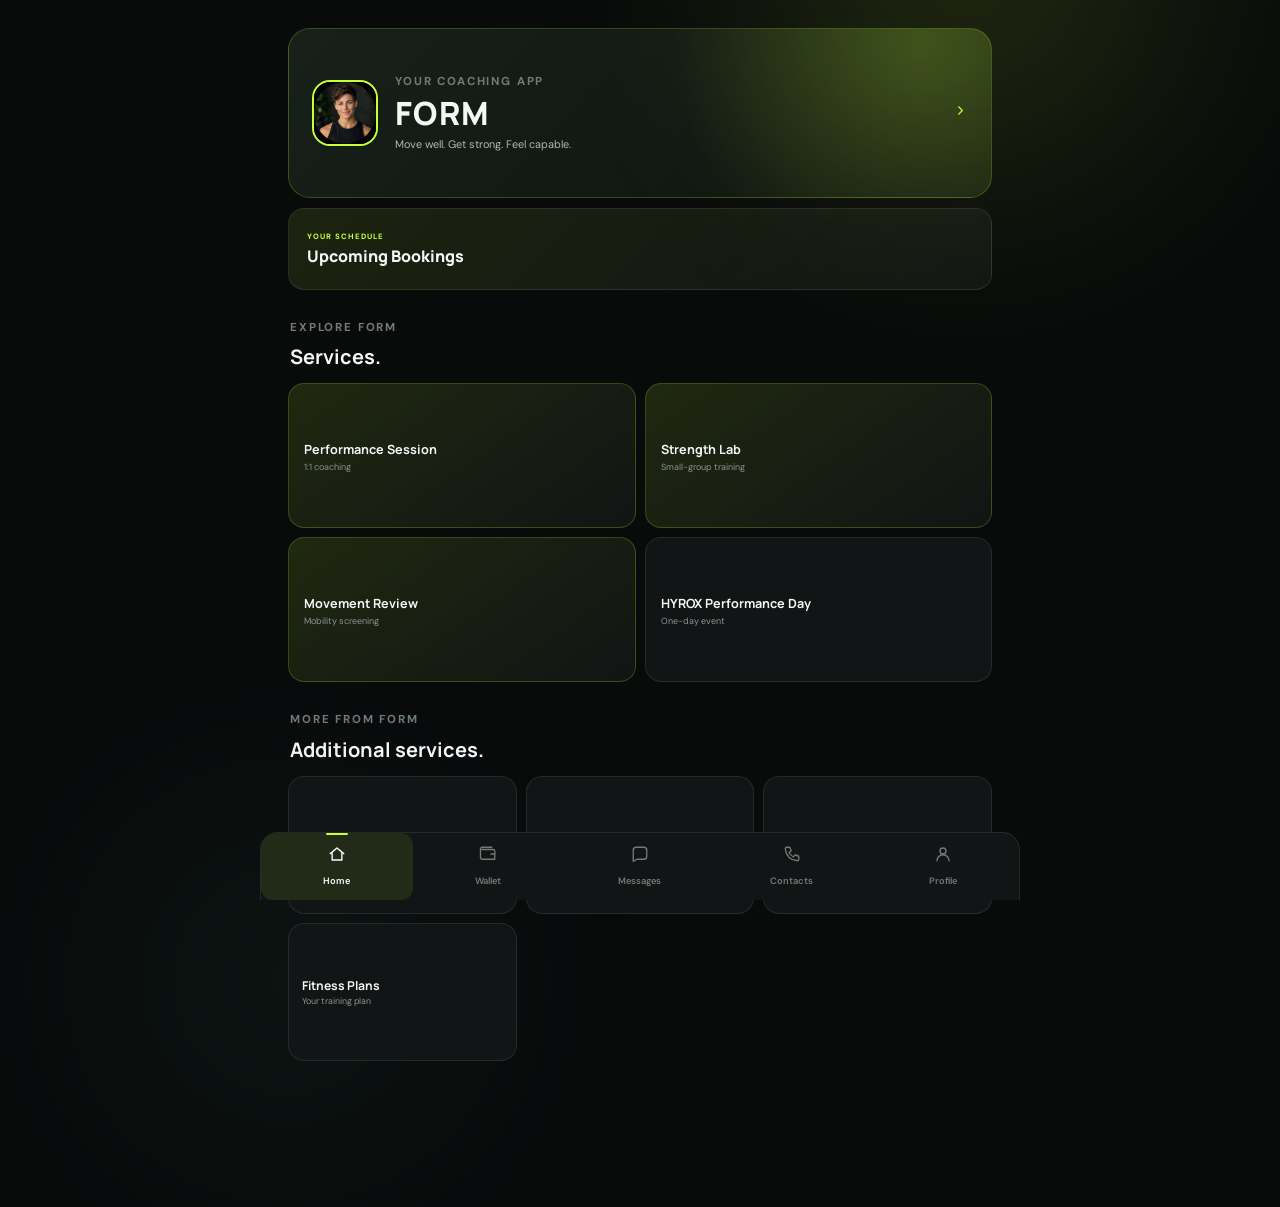
<file: index.html>
<!doctype html>
<html lang="en">
<head>
  <meta charset="utf-8">
  <meta name="viewport" content="width=device-width,initial-scale=1">
  <meta name="theme-color" content="#090b0b">
  <meta name="description" content="A premium fibodo custom coaching app experience.">
  <title>FORM Dark — Powered by fibodo</title>
  <link rel="preconnect" href="https://fonts.googleapis.com">
  <link rel="preconnect" href="https://fonts.gstatic.com" crossorigin>
  <link href="https://fonts.googleapis.com/css2?family=DM+Sans:wght@400;500;600;700&amp;family=Manrope:wght@500;600;700;800&amp;display=swap" rel="stylesheet">
  <link rel="stylesheet" href="app.css">
</head>
<body>
  <div class="ambient ambient-one"></div><div class="ambient ambient-two"></div>
  <aside class="sidebar" aria-label="Primary navigation">
    <a class="brand" href="#" aria-label="FORM home"><span class="brand-mark">F</span><span>FORM</span></a>
    <nav class="desktop-nav">
      <button class="nav-item active" data-view="home"><span data-icon="home"></span><em>Overview</em></button>
      <button class="nav-item" data-view="bookings"><span data-icon="calendar"></span><em>Bookings</em></button>
      <button class="nav-item" data-view="plans"><span data-icon="bolt"></span><em>My plan</em></button>
      <button class="nav-item" data-view="videos"><span data-icon="library"></span><em>Video library</em></button>
      <button class="nav-item" data-view="rewards"><span data-icon="trophy"></span><em>Achievements</em></button>
      <button class="nav-item" data-view="messages"><span data-icon="message"></span><em>Messages</em><b class="notice">2</b></button>
      <button class="nav-item" data-view="vouchers"><span data-icon="gift"></span><em>Vouchers</em></button>
    </nav>
    <div class="sidebar-foot"><span>Powered by</span><strong>fibodo</strong></div>
  </aside>

  <main class="shell">
    <button id="globalBack" class="global-back" type="button">← Back</button><header class="topbar">
      <div><p class="eyebrow">Wednesday, 9 September</p><h1 id="pageTitle">Hello Alex.</h1></div>
      <div class="top-actions"><div class="notification-menu"><button class="icon-btn" id="notificationToggle" aria-label="Open notifications" aria-expanded="false" aria-controls="notificationDropdown"><span data-icon="bell"></span><i></i></button><div class="notification-dropdown" id="notificationDropdown" aria-hidden="true"><header><div><p class="eyebrow">UPDATES</p><h3>Notifications</h3></div><span>4 new</span></header><div class="notification-news"><div class="notification-news-title"><div><p class="eyebrow">NEWS</p><h4>Latest from FORM.</h4></div><button data-view="news">View all</button></div><button data-view="news"><strong>Why consistency beats intensity</strong><small>Training · 4 min read</small></button><button data-view="news"><strong>Five high-protein lunches</strong><small>Nutrition · 3 min read</small></button></div><button data-view="bookings"><span class="notification-symbol"><span data-icon="calendar"></span></span><span><strong>Upcoming booking</strong><small>1:1 Performance Session tomorrow at 10:30</small><em>2 min ago</em></span></button><button data-view="plans"><span class="notification-symbol"><span data-icon="bolt"></span></span><span><strong>Remember to log your workout</strong><small>Record today’s session and how it felt.</small><em>1 hour ago</em></span></button><button data-view="messages"><span class="notification-symbol"><span data-icon="message"></span></span><span><strong>2 new messages</strong><small>Jordan replied about your next session.</small><em>Today</em></span></button><footer><button data-view="settings">Notification settings</button></footer></div></div><button class="profile" data-view="account" aria-label="Open account"><span>AM</span><b>Alex Morgan<small>Premium member</small></b></button><button class="outline-button" data-view="login">Log in</button></div>
    </header>

    <section class="view active" id="home">
      <div class="mobile-home-dashboard">
        <button class="mobile-business-card" data-view="about" aria-label="Learn more about FORM">
          <img class="mobile-business-headshot" src="images/pt-headshot.png" alt="FORM personal trainer">
          <div><p class="eyebrow">YOUR COACHING APP</p><h2>FORM</h2><p>Move well. Get strong. Feel capable.</p></div>
          <span class="mobile-business-arrow" data-icon="chevron"></span>
        </button>
        <button class="mobile-book-now" data-view="bookings"><span><small>YOUR SCHEDULE</small><strong>Upcoming Bookings</strong></span><span data-icon="arrow"></span></button>
        <div class="mobile-section-title"><div><p class="eyebrow">EXPLORE FORM</p><h3>Services.</h3></div></div>
        <div class="mobile-product-grid">
          <button data-view="productGroups"><span data-icon="user"></span><strong>Performance Session</strong><small>1:1 coaching</small></button>
          <button data-view="productGroups"><span data-icon="bolt"></span><strong>Strength Lab</strong><small>Small-group training</small></button>
          <button data-view="productGroups"><span data-icon="activity"></span><strong>Movement Review</strong><small>Mobility screening</small></button>
          <button data-view="eventDetail"><span data-icon="trophy"></span><strong>HYROX Performance Day</strong><small>One-day event</small></button>
        </div>
        <div class="mobile-section-title"><div><p class="eyebrow">MORE FROM FORM</p><h3>Additional services.</h3></div></div>
        <div class="mobile-product-grid additional-services-grid">
          <button data-view="onDemand"><span data-icon="play"></span><strong>OnDemand</strong><small>Watch anywhere</small></button>
          <button data-view="membershipShop"><span data-icon="crown"></span><strong>Memberships</strong><small>Join FORM</small></button>
          <button data-view="voucherShop"><span data-icon="gift"></span><strong>Vouchers</strong><small>Give an experience</small></button>
          <button data-view="plans"><span data-icon="bolt"></span><strong>Fitness Plans</strong><small>Your training plan</small></button>
          </div>
      </div>
      <div class="hero-card">
        <div class="hero-copy"><span class="pill">TODAY'S SESSION</span><p class="micro">WEEK 6 · STRENGTH</p><h2>Lower body<br>power.</h2><p>Build strength through controlled, compound movement.</p><div class="hero-meta"><span><b>48</b> min</span><span><b>7</b> exercises</span><span><b>High</b> intensity</span></div><button class="primary" data-video="Training plan overview">View workout<span data-icon="arrow"></span></button></div>
        <div class="hero-visual" aria-hidden="true"><div class="orb"></div><div class="rings"></div><div class="stat-float"><small>READINESS</small><strong>92<span>%</span></strong><i></i></div></div>
      </div>

      <div class="home-booking-actions" aria-label="Booking options">
        <button class="home-booking-button class-booking" data-view="productGroups"><span><small>TRAIN TOGETHER</small><strong>Book Class</strong></span><span class="booking-arrow" data-icon="arrow"></span></button>
        <button class="home-booking-button one-to-one-booking" data-view="productGroups"><span><small>PERSONAL COACHING</small><strong>Book 1:1</strong></span><span class="booking-arrow" data-icon="arrow"></span></button>
      </div>

      <div class="section-heading"><div><p class="eyebrow">YOUR DAY</p><h3>Keep your momentum.</h3></div><button class="text-btn" data-view-link="plans">View full plan <span data-icon="arrow"></span></button></div>
      <div class="dashboard-grid">
        <article class="card next-session"><div class="card-top"><span class="icon-chip"><span data-icon="calendar"></span></span><span class="status">CONFIRMED</span></div><p class="eyebrow">NEXT BOOKING</p><h4>1:1 Performance Session</h4><p class="muted">Thursday · 10:30–11:30</p><div class="coach"><span class="avatar">JT</span><div><b>Jordan Taylor</b><small>Head Coach</small></div><button class="round-btn" aria-label="Message Jordan" data-message><span data-icon="message"></span></button></div></article>
        <article class="card progress-card"><div class="card-top"><div><p class="eyebrow">WEEKLY PROGRESS</p><h4>4 of 5 sessions</h4></div><strong class="score">80%</strong></div><div class="bars" aria-label="Weekly activity"><i class="done"></i><i class="done"></i><i class="done"></i><i class="done"></i><i></i></div><p class="muted">One more session completes your strongest week yet.</p></article>
        <article class="card meal-card"><div class="meal-art"><span data-icon="leaf"></span></div><div><p class="eyebrow">MEAL OF THE DAY</p><h4>Sesame chicken bowl</h4><p class="muted">42g protein · 520 kcal</p></div></article>
      </div>
    </section>

    <section class="view" id="bookings">
      <div class="section-heading"><div><p class="eyebrow">SCHEDULE</p><h3>Your bookings.</h3></div></div>
      <div class="booking-browser"><div class="booking-filters" aria-label="Booking status"><button data-booking-filter="all" class="active">All dates</button><button data-booking-filter="booked" class="">Booked</button><button data-booking-filter="wishlist" class="">Wishlist</button><button data-booking-filter="waitlisted" class="">Waitlisted</button><button data-booking-filter="selected" class="">Selected</button><button data-booking-filter="available" class="">Available</button></div><details class="calendar-panel" open><summary>Calendar <span class="collapse-label">Expand / collapse</span></summary><div class="calendar-toolbar"><button id="previousMonth" aria-label="Previous month">‹</button><strong id="monthLabel"></strong><button id="nextMonth" aria-label="Next month">›</button></div><div class="calendar-weekdays"><span>Mon</span><span>Tue</span><span>Wed</span><span>Thu</span><span>Fri</span><span>Sat</span><span>Sun</span></div><div id="bookingCalendar" class="booking-calendar"></div><div class="calendar-legend"><span>✓ Booked</span><span>♡ Wishlist</span><span>◷ Waitlisted</span><span>● Selected</span><span>+ Available</span></div></details><div id="bookingResults" class="booking-results" aria-live="polite"></div></div><div class="mobile-section-title"><div><p class="eyebrow">YOUR SCHEDULE</p><h3>Upcoming bookings.</h3></div></div>
      <div class="mobile-section-title"><div><p class="eyebrow">YOUR COURSE</p><h3>Keep progressing.</h3></div></div>
      <button class="mobile-course-card" data-view="courseDetail"><span class="course-week">WEEK<strong>4</strong><small>OF 6</small></span><span class="course-copy"><small>ACTIVE COURSE</small><strong>Six-week Bootcamp</strong><em>Strength, conditioning and confidence</em><span class="course-progress"><i></i></span><b>67% complete</b></span><span data-icon="chevron"></span></button>
      <div class="mobile-section-title"><div><p class="eyebrow">UPCOMING EVENT</p></div></div>
      <button class="mobile-event-card" data-view="eventDetail"><span class="event-date"><b>24</b><small>OCT</small></span><span><small>ONE-DAY EVENT</small><strong>HYROX Performance Day</strong><em>09:00–17:00 · FORM Training Centre</em></span><span data-icon="arrow"></span></button>
    </section>

    <section class="view" id="plans"><div class="section-heading"><div><p class="eyebrow">PERSONALISED FOR YOU</p><h3>Your training plan.</h3></div><div class="week-switch"><button>‹</button><span>Week 6 of 8</span><button>›</button></div></div><div class="plan-grid"><article class="program-feature"><div><span class="pill">TODAY · 48 MIN</span><h2>Lower body power</h2><p>7 exercises · High intensity</p><button class="primary" data-video="Training plan overview">View workout<span data-icon="play"></span></button></div><div class="program-number">06</div></article><div class="exercise-list"><article class="exercise complete"><span class="exercise-num">01</span><div><h4>Back squat</h4><p>4 sets · 6 reps · 2 min rest</p></div><button class="video-btn" data-video="Back squat"><span data-icon="play"></span> Demo</button></article><article class="exercise"><span class="exercise-num">02</span><div><h4>Romanian deadlift</h4><p>4 sets · 8 reps · 90 sec rest</p></div><button class="video-btn" data-video="Romanian deadlift"><span data-icon="play"></span> Demo</button></article><article class="exercise"><span class="exercise-num">03</span><div><h4>Bulgarian split squat</h4><p>3 sets · 10 reps each side</p></div><button class="video-btn" data-video="Bulgarian split squat"><span data-icon="play"></span> Demo</button></article><article class="exercise"><span class="exercise-num">04</span><div><h4>Sled push</h4><p>5 rounds · 20 metres</p></div><button class="video-btn" data-video="Sled push"><span data-icon="play"></span> Demo</button></article></div></div></section>

    <section class="view" id="messages"><div class="messages-shell"><div class="conversations"><div class="section-heading compact"><div><p class="eyebrow">SUPPORT</p><h3>Messages.</h3></div></div><button class="conversation active"><span class="avatar online">JT</span><div><b>Jordan Taylor</b><p>Perfect — keep the tempo controlled...</p></div><time>14:24</time></button><button class="conversation"><span class="avatar">MC</span><div><b>Maya Chen</b><p>Your mobility session is ready.</p></div><time>MON</time></button></div><div class="chat"><header><span class="avatar online">JT</span><div><h4>Jordan Taylor</h4><p>Head Coach · Online</p></div><button class="round-btn"><span data-icon="video"></span></button></header><div class="chat-body" id="chatBody"><div class="bubble coach-bubble">Great work on yesterday’s session. How are the legs feeling today?<time>13:48</time></div><div class="bubble user-bubble">Feeling good. A little tight through the hips, but energy is high.<time>14:02</time></div><div class="bubble coach-bubble">Perfect — keep the tempo controlled today. I’ve added a short mobility warm-up before your squats.<time>14:24</time></div></div><form class="composer" id="messageForm"><input id="messageInput" aria-label="Message Jordan" placeholder="Message Jordan..." autocomplete="off"><button aria-label="Send message"><span data-icon="send"></span></button></form></div></div></section>

    <section class="view" id="vouchers"><div class="voucher-hero"><p class="eyebrow">SHARE THE EXPERIENCE</p><h2>A gift that<br>moves with them.</h2><p>Give personalised coaching, premium sessions or complete freedom to choose.</p></div><div class="voucher-grid"><button class="voucher" data-value="50"><small>FORM GIFT</small><strong>£50</strong><span>Digital voucher</span><i>F</i></button><button class="voucher selected" data-value="100"><small>FORM GIFT</small><strong>£100</strong><span>Digital voucher</span><i>F</i></button><button class="voucher" data-value="200"><small>FORM GIFT</small><strong>£200</strong><span>Digital voucher</span><i>F</i></button></div><div class="voucher-checkout card"><div><p class="eyebrow">YOUR SELECTION</p><h3 id="voucherValue">£100 gift voucher</h3><p class="muted">Delivered instantly by email with your personal message.</p></div><button class="primary" id="buyVoucher">Purchase securely <span data-icon="lock"></span></button></div></section>
    <section class="view" id="videos">
      <div class="video-library-head"><div><p class="eyebrow">LEARN · MOVE · PROGRESS</p><h3>Video library.</h3><p>Expert guidance for every part of your programme.</p></div><label class="video-search"><span data-icon="search"></span><input id="videoSearch" type="search" placeholder="Search videos" aria-label="Search video library"></label></div>
      <div class="video-filters" aria-label="Video categories"><button class="active" data-filter="all">All videos</button><button data-filter="strength">Strength</button><button data-filter="technique">Technique</button><button data-filter="mobility">Mobility</button><button data-filter="nutrition">Nutrition</button></div>
      <article class="featured-video"><button class="featured-play" aria-label="Play featured squat video"><span data-icon="play"></span></button><div class="featured-shade"></div><div class="featured-copy"><span class="pill">FEATURED · TECHNIQUE</span><h2>Build a stronger squat.</h2><p>Four clear steps for better mechanics, control and lower-body strength.</p><button class="primary video-open" data-video-id="gcNh17Ckjgg" data-title="How to properly squat for growth">Watch now <span data-icon="play"></span></button></div></article>
      <div class="section-heading video-section-heading"><div><p class="eyebrow">RECOMMENDED FOR YOU</p><h3>Keep learning.</h3></div><span id="videoCount">8 videos</span></div>
      <div class="video-grid" id="videoGrid">
        <article class="video-card" data-category="technique strength" data-search="squat lower body growth technique"><button class="video-thumb video-open" data-video-id="gcNh17Ckjgg" data-title="How to properly squat for growth" style="--thumb:url('https://i.ytimg.com/vi/gcNh17Ckjgg/hqdefault.jpg')"><span class="play-badge"><span data-icon="play"></span></span><small>05:35</small></button><div><span>TECHNIQUE</span><h4>How to properly squat for growth</h4><p>Renaissance Periodization</p></div></article>
        <article class="video-card" data-category="technique strength" data-search="deadlift foundational movement form technique"><button class="video-thumb video-open" data-video-id="op9kVnSso6Q" data-title="The deadlift: foundational movement" style="--thumb:url('https://i.ytimg.com/vi/op9kVnSso6Q/hqdefault.jpg')"><span class="play-badge"><span data-icon="play"></span></span><small>01:22</small></button><div><span>TECHNIQUE</span><h4>The deadlift: foundational movement</h4><p>CrossFit</p></div></article>
        <article class="video-card" data-category="technique strength" data-search="bench press perfect technique powerlifting chest"><button class="video-thumb video-open" data-video-id="vcBig73ojpE" data-title="Bench press with perfect technique" style="--thumb:url('https://i.ytimg.com/vi/vcBig73ojpE/hqdefault.jpg')"><span class="play-badge"><span data-icon="play"></span></span><small>10:36</small></button><div><span>STRENGTH</span><h4>Bench press with perfect technique</h4><p>Jeff Nippard</p></div></article>
        <article class="video-card" data-category="mobility" data-search="hip mobility follow along lower body warm up"><button class="video-thumb video-open" data-video-id="jj2AAH6jbHk" data-title="12-minute hip mobility routine" style="--thumb:url('https://i.ytimg.com/vi/jj2AAH6jbHk/hqdefault.jpg')"><span class="play-badge"><span data-icon="play"></span></span><small>12:00</small></button><div><span>MOBILITY</span><h4>12-minute hip mobility routine</h4><p>Tom Merrick</p></div></article>
        <article class="video-card" data-category="mobility" data-search="full body mobility flexibility follow along recovery"><button class="video-thumb video-open" data-video-id="R3WDe7byUXo" data-title="15-minute full-body mobility" style="--thumb:url('https://i.ytimg.com/vi/R3WDe7byUXo/hqdefault.jpg')"><span class="play-badge"><span data-icon="play"></span></span><small>15:00</small></button><div><span>MOBILITY</span><h4>15-minute full-body mobility</h4><p>Tom Merrick</p></div></article>
        <article class="video-card" data-category="strength technique" data-search="pull ups wide back technique upper body"><button class="video-thumb video-open" data-video-id="Hdc7Mw6BIEE" data-title="The best way to do pull-ups" style="--thumb:url('https://i.ytimg.com/vi/Hdc7Mw6BIEE/hqdefault.jpg')"><span class="play-badge"><span data-icon="play"></span></span><small>08:44</small></button><div><span>STRENGTH</span><h4>The best way to do pull-ups</h4><p>Jeff Nippard</p></div></article>
        <article class="video-card" data-category="nutrition" data-search="high protein meal prep recipes nutrition"><button class="video-thumb video-open" data-video-id="i07z8HATIVw" data-title="One-hour high-protein meal prep" style="--thumb:url('https://i.ytimg.com/vi/i07z8HATIVw/hqdefault.jpg')"><span class="play-badge"><span data-icon="play"></span></span><small>22:18</small></button><div><span>NUTRITION</span><h4>One-hour high-protein meal prep</h4><p>Fitness food guide</p></div></article>
        <article class="video-card" data-category="nutrition" data-search="high protein meal prep flavour recipes healthy"><button class="video-thumb video-open" data-video-id="GOLY1I0yXzI" data-title="High-protein meal prep you'll want to eat" style="--thumb:url('https://i.ytimg.com/vi/GOLY1I0yXzI/hqdefault.jpg')"><span class="play-badge"><span data-icon="play"></span></span><small>16:42</small></button><div><span>NUTRITION</span><h4>High-protein meals you’ll want to eat</h4><p>Meal prep essentials</p></div></article>
      </div>
      <div class="video-empty" id="videoEmpty"><span data-icon="search"></span><h4>No videos found</h4><p>Try another search or category.</p></div>
    </section>
    <section class="view" id="rewards">
      <div class="rewards-hero">
        <div class="level-orbit"><div class="level-ring"><span>LEVEL</span><strong id="levelNumber">12</strong><small>ATHLETE</small></div><i></i><b class="orbit-dot"></b></div>
        <div class="rewards-copy"><p class="eyebrow">YOUR MOMENTUM</p><h2>Every move<br>counts.</h2><p>Earn points for consistency, unlock achievements and turn small wins into lasting progress.</p><div class="xp-progress"><div><span>Level 12</span><b><span id="currentXp">2,460</span> / 3,000 XP</b></div><i><em id="xpFill"></em></i><small><strong id="xpRemaining">540 XP</strong> to Level 13</small></div></div>
        <div class="rewards-stats"><div><span data-icon="flame"></span><strong>9</strong><small>DAY STREAK</small></div><div><span data-icon="star"></span><strong id="pointsTotal">2,460</strong><small>TOTAL XP</small></div><div><span data-icon="medal"></span><strong>14</strong><small>BADGES</small></div></div>
      </div>
      <div class="section-heading"><div><p class="eyebrow">THIS WEEK</p><h3>Challenges.</h3></div><span class="challenge-reset">Resets Monday</span></div>
      <div class="challenge-grid">
        <article class="challenge-card active-challenge"><div class="challenge-icon"><span data-icon="bolt"></span></div><div class="challenge-copy"><span>POWER WEEK</span><h4>Complete five workouts</h4><p>4 of 5 sessions completed</p><div class="challenge-bar"><i style="--challenge:80%"></i></div></div><div class="challenge-reward"><b>+250</b><small>XP</small><button data-claim="120" data-action="Workout logged">Log session</button></div></article>
        <article class="challenge-card"><div class="challenge-icon amber"><span data-icon="flame"></span></div><div class="challenge-copy"><span>CONSISTENCY</span><h4>Keep your streak alive</h4><p>Train or check in today</p><div class="challenge-bar"><i style="--challenge:64%"></i></div></div><div class="challenge-reward"><b>+100</b><small>XP</small><button data-claim="60" data-action="Daily check-in complete">Check in</button></div></article>
        <article class="challenge-card"><div class="challenge-icon violet"><span data-icon="leaf"></span></div><div class="challenge-copy"><span>FUELLED</span><h4>Log three meal-plan days</h4><p>2 of 3 days completed</p><div class="challenge-bar"><i style="--challenge:66%"></i></div></div><div class="challenge-reward"><b>+150</b><small>XP</small><button data-claim="75" data-action="Meal-plan day logged">Log meals</button></div></article>
      </div>
      <div class="rewards-lower">
        <section class="achievements-panel"><div class="panel-heading"><div><p class="eyebrow">COLLECTION</p><h3>Achievements.</h3></div><button>View all</button></div><div class="badge-grid"><article class="badge unlocked"><div><span data-icon="flame"></span></div><h4>On fire</h4><p>7-day streak</p></article><article class="badge unlocked"><div><span data-icon="crown"></span></div><h4>Early riser</h4><p>10 sessions before 9am</p></article><article class="badge unlocked"><div><span data-icon="medal"></span></div><h4>Century club</h4><p>100 workouts completed</p></article><article class="badge locked"><div><span data-icon="lock"></span></div><h4>Unstoppable</h4><p>Complete 12 weeks</p></article></div></section>
        <section class="leaderboard-panel"><div class="panel-heading"><div><p class="eyebrow">YOUR COMMUNITY</p><h3>Leaderboard.</h3></div><span>THIS MONTH</span></div><div class="leader-row"><b>1</b><span class="avatar gold">SK</span><div><strong>Sam King</strong><small>Level 16</small></div><em>4,820 XP</em></div><div class="leader-row"><b>2</b><span class="avatar silver">MP</span><div><strong>Maya Patel</strong><small>Level 14</small></div><em>3,740 XP</em></div><div class="leader-row you"><b>3</b><span class="avatar">AM</span><div><strong>Alex Morgan <i>YOU</i></strong><small>Level 12</small></div><em id="leaderXp">2,460 XP</em></div><div class="leader-row"><b>4</b><span class="avatar bronze">JL</span><div><strong>Jamie Lee</strong><small>Level 11</small></div><em>2,130 XP</em></div></section>
      </div>
    </section>
    <section class="view account-view" id="account">
      <div class="account-tile-grid">
        <button class="account-tile feature-tile" data-view="passwordPage"><span class="tile-icon"><span data-icon="lock"></span></span><div><strong>Password</strong><small>Change your password</small></div><span data-icon="chevron"></span></button>
        <button class="account-tile" data-view="cardsPage"><span class="tile-icon"><span data-icon="card"></span></span><div><strong>Cards</strong><small>Manage payment cards</small></div><span data-icon="chevron"></span></button>
        <button class="account-tile" data-view="familyPage"><span class="tile-icon"><span data-icon="user"></span></span><div><strong>Family members</strong><small>Manage linked people</small></div><span data-icon="chevron"></span></button>
        <button class="account-tile" data-view="qrCode"><span class="tile-icon"><span data-icon="activity"></span></span><div><strong>QR code</strong><small>Your member pass</small></div><span data-icon="chevron"></span></button>
        <button class="account-tile" data-view="settings"><span class="tile-icon"><span data-icon="settings"></span></span><div><strong>Settings</strong><small>Security and preferences</small></div><span data-icon="chevron"></span></button>
      </div>
    </section>

    <section class="view detail-view" id="passwordPage">
      <div class="detail-heading"><div><p class="eyebrow">SECURITY</p><h2>Password.</h2><p>Choose a strong password to keep your account protected.</p></div></div>
      <form class="account-form card compact-account-form"><div class="form-grid"><label class="wide">Current password<input type="password" autocomplete="current-password" placeholder="Enter current password"></label><label>New password<input type="password" autocomplete="new-password" placeholder="At least 8 characters"></label><label>Confirm new password<input type="password" autocomplete="new-password" placeholder="Repeat new password"></label></div><div class="form-actions"><span>Use at least 8 characters</span><button class="primary" type="button" data-action-toast="Password updated securely">Update password</button></div></form>
    </section>

    <section class="view detail-view" id="cardsPage">
      <div><div class="detail-heading"><div><p class="eyebrow">PAYMENT DETAILS</p><h2>Cards.</h2><p>Manage the cards used for bookings and memberships.</p></div></div><article class="card empty-card-state" id="emptyCards"><div class="empty-card-illustration"><span data-icon="card"></span><i>+</i></div><p class="eyebrow">READY WHEN YOU ARE</p><h3>No cards added yet.</h3><p>Add a payment card to make your next booking easier.</p><button class="primary" data-view="addCardPreview">Add your first card <span data-icon="plus"></span></button><div class="wallet-security"><span data-icon="shield"></span><p>Payment details are handled by your payment provider.</p></div></article><article class="card payment-panel" id="demoSavedCard" hidden><p class="eyebrow">DEMO PAYMENT METHOD</p><div class="saved-card"><span class="card-brand">VISA</span><div><strong>•••• 4242</strong><small>Example card · no payment details stored</small></div></div><button class="text-btn" id="removeDemoCard">Remove demo card</button></article></div></section>

    <section class="view detail-view" id="familyPage">
      <div class="detail-heading"><div><p class="eyebrow">LINKED PEOPLE</p><h2>Family members.</h2><p>Manage people connected to your account.</p></div><button class="primary" type="button" data-action-toast="Add family member opened">Add member <span data-icon="plus"></span></button></div>
      <div class="contact-list family-list"><article><span class="avatar">SM</span><div><strong>Sam Morgan</strong><p>Family member · Emergency contact</p></div><button data-action-toast="Sam Morgan details opened">Details</button></article><article><span class="avatar">EM</span><div><strong>Ellie Morgan</strong><p>Family member</p></div><button data-action-toast="Ellie Morgan details opened">Details</button></article></div>
    </section>

    <section class="view detail-view" id="profilePage"><div class="detail-heading"><div><p class="eyebrow">PERSONAL DETAILS</p><h2>Your profile.</h2><p>Keep your coach up to date with your goals and preferences.</p></div><div class="large-avatar">AM<button aria-label="Change profile photo"><span data-icon="camera"></span></button></div></div><form class="account-form card" id="profileForm"><div class="form-grid"><label>First name<input name="firstName" value="Alex"></label><label>Last name<input name="lastName" value="Morgan"></label><label>Email address<input name="email" type="email" value="alex.morgan@example.com"></label><label>Mobile number<input name="phone" type="tel" value="+44 7700 900123"></label><label>Date of birth<input name="dob" type="date" value="1990-04-12"></label><label>Preferred pronouns<select name="pronouns"><option>They / them</option><option>She / her</option><option>He / him</option></select></label><label class="wide">Primary goal<select name="goal"><option>Build strength</option><option>Improve fitness</option><option>Lose body fat</option><option>Move better</option></select></label><label class="wide">Anything your coach should know<textarea name="coachNotes">Working towards a stronger squat while improving hip mobility.</textarea></label></div><div class="form-actions"><span>Last updated today</span><button class="primary" type="submit">Save changes</button></div></form></section>

    <section class="view detail-view" id="wallet"><div class="detail-heading"><div><p class="eyebrow">PAYMENTS &amp; PASSES</p><h2>Your wallet.</h2><p>Manage payment methods, account credit and active passes.</p></div><button class="primary" id="addPayment" data-view="addCardPreview">Add payment method <span data-icon="plus"></span></button></div><div class="wallet-grid"><article class="payment-panel card"><div class="panel-heading"><div><p class="eyebrow">PAYMENT METHODS</p><h3>Saved cards.</h3></div></div><div id="walletCardState" class="wallet-empty"><p>No payment cards added.</p><button class="text-btn" data-view="cardsPage">Manage cards</button></div><div class="wallet-security"><span data-icon="shield"></span><p><strong>Payments are protected</strong><small>Your card details are securely encrypted.</small></p></div></article></div><div class="pass-panel card"><div><p class="eyebrow">ACTIVE PASS</p><h3>10 Session Performance Pack</h3><span>6 sessions remaining · Valid until 30 November 2026</span></div><div class="pass-uses"><i><em></em></i><strong>6 / 10</strong></div></div></section>

    <section class="view detail-view" id="membership"><div class="detail-heading"><div><p class="eyebrow">YOUR PLAN</p><h2>Membership.</h2><p>Your coaching, benefits and billing in one place.</p></div></div><article class="membership-hero"><div><span class="pill">ACTIVE</span><p>FORM</p><h2>Premium</h2><small>Complete coaching membership</small></div><div class="membership-price"><strong>£89</strong><span>/ month</span><small>Next payment 1 November</small></div></article><div class="membership-grid"><article class="card"><p class="eyebrow">INCLUDED</p><ul class="benefit-list"><li><span data-icon="check"></span>Four 1:1 coaching sessions</li><li><span data-icon="check"></span>Personalised training programme</li><li><span data-icon="check"></span>Unlimited coach messaging</li><li><span data-icon="check"></span>Full video library access</li></ul></article><article class="card membership-actions"><p class="eyebrow">MANAGE</p><button data-view="membershipShop">Change membership <span data-icon="chevron"></span></button><button data-view="billingHistory">View billing history <span data-icon="chevron"></span></button></article></div></section>

    <section class="view detail-view" id="settings"><div class="detail-heading"><div><p class="eyebrow">PREFERENCES</p><h2>Settings.</h2><p>Control how your app works for you.</p></div></div><div class="settings-groups"><section class="settings-card card"><div class="settings-title"><span data-icon="bell"></span><div><h3>Notifications</h3><p>Choose what you want to hear about.</p></div></div><label class="setting-row"><span><strong>Booking reminders</strong><small>Receive reminders before sessions</small></span><input type="checkbox" checked><i></i></label><label class="setting-row"><span><strong>Coach messages</strong><small>Alert me when my coach replies</small></span><input type="checkbox" checked><i></i></label><label class="setting-row"><span><strong>Progress updates</strong><small>Weekly performance summaries</small></span><input type="checkbox" checked><i></i></label></section><section class="settings-card card"><div class="settings-title"><span data-icon="settings"></span><div><h3>App preferences</h3><p>Personalise your experience.</p></div></div><label class="setting-select"><span>Units</span><select><option>Metric — kg</option><option>Imperial — lb</option></select></label><label class="setting-select"><span>Start of week</span><select><option>Monday</option><option>Sunday</option></select></label><label class="setting-row"><span><strong>Sound effects</strong><small>Workout timers and achievements</small></span><input type="checkbox"><i></i></label></section><section class="settings-card card"><div class="settings-title"><span data-icon="shield"></span><div><h3>Privacy &amp; security</h3><p>Manage your data and account access.</p></div></div><button class="settings-link" data-account-action="Password settings">Change password <span data-icon="chevron"></span></button><button class="settings-link" data-account-action="Privacy settings">Privacy preferences <span data-icon="chevron"></span></button><button class="settings-link" data-account-action="Data download">Download my data <span data-icon="chevron"></span></button></section></div><button class="sign-out"><span data-icon="logout"></span> Sign out</button></section>

    <section class="view detail-view" id="help"><div class="detail-heading"><div><p class="eyebrow">WE'RE HERE TO HELP</p><h2>Help &amp; support.</h2><p>Find an answer or speak to the team.</p></div></div><div class="support-grid"><button data-account-action="Message support"><span data-icon="message"></span><strong>Message support</strong><small>Usually replies within one hour</small></button><button data-account-action="Call support"><span data-icon="phone"></span><strong>Call us</strong><small>Monday–Friday, 8am–6pm</small></button><button data-account-action="Help centre"><span data-icon="document"></span><strong>Help centre</strong><small>Guides and common questions</small></button></div><div class="faq-panel card"><p class="eyebrow">POPULAR QUESTIONS</p><details><summary>How do I reschedule a booking?<span>+</span></summary><p>Open Bookings, choose the session and select reschedule. Available times will appear instantly.</p></details><details><summary>Where can I see my completed workouts?<span>+</span></summary><p>Your completed sessions appear in Activity, including recorded sets, volume and session notes.</p></details><details><summary>How do vouchers and account credit work?<span>+</span></summary><p>Redeemed vouchers are added to your wallet and can be used automatically at checkout.</p></details><details><summary>Can my coach see my workout notes?<span>+</span></summary><p>Yes. Notes saved in the performance tracker can be reviewed by your coach to personalise future sessions.</p></details></div></section>
    <section class="view portal-view" id="onDemand"><div class="detail-heading"><div><p class="eyebrow">WATCH ANYWHERE</p><h2>OnDemand.</h2><p>Coach-led sessions, technique guides and programmes whenever you need them.</p></div></div><div class="feature-strip"><span class="pill">NEW SERIES</span><h2>Stronger foundations.</h2><p>A six-part programme built around confident movement.</p><button class="primary video-open" data-video-id="gcNh17Ckjgg" data-title="How to properly squat for growth">Start watching <span data-icon="play"></span></button></div><div class="subnav"><button class="active">Featured</button><button>Playlists</button><button>Continue watching</button></div><div class="media-grid"><article><div class="media-art art-one"><button class="video-open" data-video-id="gcNh17Ckjgg" data-title="How to properly squat for growth"><span data-icon="play"></span></button><small>32 MIN</small></div><h3>Full body strength</h3><p>Strength Foundations · Episode 1</p></article><article><div class="media-art art-two"><button class="video-open" data-video-id="gcNh17Ckjgg" data-title="How to properly squat for growth"><span data-icon="play"></span></button><small>18 MIN</small></div><h3>Mobility reset</h3><p>Move Better · Episode 4</p></article><article><div class="media-art art-three"><button class="video-open" data-video-id="gcNh17Ckjgg" data-title="How to properly squat for growth"><span data-icon="play"></span></button><small>24 MIN</small></div><h3>Core control</h3><p>Essential Strength · Episode 2</p></article></div><div class="account-section-heading"><p class="eyebrow">PLAYLISTS</p><h3>Made for your goals.</h3></div><div class="playlist-grid"><button data-view="strengthPlaylist"><b>4 videos</b><strong>Build strength</strong><span>Progressive sessions for confident lifting</span></button><button data-action-toast="Mobility playlist opened"><b>8 sessions</b><strong>Move better</strong><span>Mobility, recovery and flexibility</span></button><button data-action-toast="Quick workouts opened"><b>10 sessions</b><strong>Under 30 minutes</strong><span>Focused training for busy days</span></button></div></section>

    <section class="view portal-view" id="membershipShop"><div class="detail-heading"><div><p class="eyebrow">MEMBERSHIPS</p><h2>Choose your level.</h2><p>Flexible coaching memberships designed around the support you need.</p></div></div><div class="current-membership-link card"><div><p class="eyebrow">YOUR ACTIVE MEMBERSHIP</p><strong>FORM Premium · £89 / month</strong></div><button class="outline-button" data-view="membership">Manage membership</button></div><div class="commerce-grid"><article><span>ESSENTIAL</span><h3>Build consistency</h3><p>Gym access, plans and OnDemand.</p><strong>£39<small>/month</small></strong><ul><li>Full OnDemand library</li><li>Monthly plan update</li><li>Member pricing</li></ul><button class="primary journey-start" data-kind="membership" data-product="Essential Membership" data-price="£39/month">Choose Essential</button></article><article class="popular"><i>MOST POPULAR</i><span>PREMIUM</span><h3>Complete coaching</h3><p>Personal guidance and accountability.</p><strong>£89<small>/month</small></strong><ul><li>Everything in Essential</li><li>Four 1:1 sessions</li><li>Unlimited messaging</li></ul><button class="primary journey-start" data-kind="membership" data-product="Premium Membership" data-price="£89/month">Choose Premium</button></article><article><span>ELITE</span><h3>Maximum support</h3><p>High-touch coaching and recovery.</p><strong>£149<small>/month</small></strong><ul><li>Everything in Premium</li><li>Weekly 1:1 session</li><li>Priority booking</li></ul><button class="primary journey-start" data-kind="membership" data-product="Elite Membership" data-price="£149/month">Choose Elite</button></article></div></section>

    <section class="view portal-view" id="voucherShop"><div class="detail-heading"><div><p class="eyebrow">VOUCHERS</p><h2>Give something meaningful.</h2><p>Choose an experience or let them decide with flexible credit.</p></div></div><div class="commerce-grid"><article><span>FLEXIBLE</span><h3>Digital gift card</h3><p>Redeem against any session or membership.</p><strong>From £25</strong><button class="primary journey-start" data-kind="voucher" data-product="Digital Gift Card" data-price="£50">Select voucher</button></article><article><span>COACHING</span><h3>1:1 performance session</h3><p>A personalised 60-minute coaching experience.</p><strong>£65</strong><button class="primary journey-start" data-kind="voucher" data-product="1:1 Performance Voucher" data-price="£65">Select voucher</button></article><article><span>PACK</span><h3>Three session pack</h3><p>Momentum, progression and expert support.</p><strong>£175</strong><button class="primary journey-start" data-kind="voucher" data-product="Three Session Voucher" data-price="£175">Select voucher</button></article></div></section>

    <section class="view portal-view" id="productGroups"><div class="detail-heading"><div><p class="eyebrow">BOOK AN EXPERIENCE</p><h2>Product groups.</h2><p>Choose a service, find a time and confirm your place.</p></div></div><div class="commerce-grid"><article><span>1:1 COACHING</span><h3>Performance session</h3><p>Personalised coaching built around you.</p><strong>From £65</strong><button class="primary journey-start" data-kind="booking" data-product="1:1 Performance Session" data-price="£65">Book now</button></article><article><span>SMALL GROUP</span><h3>Strength Lab</h3><p>Technique and progression, maximum six people.</p><strong>£18</strong><button class="primary journey-start" data-kind="booking" data-product="Strength Lab" data-price="£18">Book now</button></article><article><span>RECOVERY</span><h3>Movement review</h3><p>Mobility screening and personalised reset.</p><strong>£45</strong><button class="primary journey-start" data-kind="booking" data-product="Movement Review" data-price="£45">Book now</button></article></div></section>

    <section class="view portal-view" id="about">
      <div class="about-hero"><p class="eyebrow">ABOUT FORM</p><h2>Coaching for a stronger life.</h2><p>We combine expert coaching, thoughtful programming and a genuinely personal approach.</p></div>

      <section class="about-content-section about-story">
        <div class="about-section-heading"><span class="about-section-number">01</span><div><p class="eyebrow">ABOUT</p><h3>Training built around real life.</h3></div></div>
        <div class="about-story-grid">
          <div class="about-story-copy"><p>FORM is a personal coaching community for people who want to move well, get stronger and feel more capable in everyday life. Every session is shaped around your goals, experience and schedule.</p><p>We keep coaching clear and useful: thoughtful programming, individual attention and honest progress you can feel — inside and outside the gym.</p></div>
          <aside class="about-coach-card"><img src="images/pt-headshot.png" alt="FORM head coach Jordan Taylor"><div><small>HEAD COACH</small><strong>Jordan Taylor</strong><span>Strength · Movement · Performance</span></div></aside>
        </div>
      </section>

      <section class="about-content-section">
        <div class="about-section-heading"><span class="about-section-number">02</span><div><p class="eyebrow">SOCIAL</p><h3>Follow the work between sessions.</h3></div></div>
        <div class="social-link-grid">
          <button data-action-toast="Instagram opened"><span class="social-monogram">IG</span><span><strong>Instagram</strong><small>Training ideas, member stories and daily motivation</small></span><em>@formcoaching</em><span data-icon="arrow"></span></button>
          <button data-action-toast="YouTube opened"><span class="social-monogram">YT</span><span><strong>YouTube</strong><small>Technique guides, full sessions and coach advice</small></span><em>FORM Coaching</em><span data-icon="arrow"></span></button>
          <button data-action-toast="Facebook opened"><span class="social-monogram">FB</span><span><strong>Facebook</strong><small>Community news, events and programme updates</small></span><em>FORM Community</em><span data-icon="arrow"></span></button>
        </div>
      </section>

      <section class="about-content-section">
        <div class="about-section-heading"><span class="about-section-number">03</span><div><p class="eyebrow">CREDENTIALS</p><h3>Qualified, insured and always developing.</h3></div></div>
        <div class="credential-grid">
          <article><span data-icon="shield"></span><div><strong>Level 3 Personal Training</strong><small>CIMSPA recognised qualification</small></div><b>VERIFIED</b></article>
          <article><span data-icon="activity"></span><div><strong>Strength &amp; Conditioning</strong><small>Advanced performance coaching</small></div><b>VERIFIED</b></article>
          <article><span data-icon="help"></span><div><strong>Emergency First Aid</strong><small>Current workplace certification</small></div><b>VERIFIED</b></article>
          <article><span data-icon="document"></span><div><strong>Professional Insurance</strong><small>Public liability and professional cover</small></div><b>ACTIVE</b></article>
        </div>
      </section>

      <section class="about-content-section about-reviews-overview">
        <div class="about-section-heading"><span class="about-section-number">04</span><div><p class="eyebrow">REVIEWS</p><h3>Trusted by the people we coach.</h3></div></div>
        <button class="review-summary-link" data-view="reviews" aria-label="Read all 40 five-star reviews">
          <span class="review-score">5.0</span>
          <span class="review-summary-copy"><span class="review-stars" aria-label="5 out of 5 stars">★★★★★</span><strong>40 reviews</strong><small>Based on verified member feedback</small></span>
          <span class="review-quote">“The most considered coaching I’ve experienced.”</span>
          <span class="review-link-label">Read all reviews <span data-icon="arrow"></span></span>
        </button>
      </section>
    </section>

    <section class="view portal-view" id="reviews">
      <div class="reviews-hero">
        <div><p class="eyebrow">MEMBER REVIEWS</p><h2>Real progress.<br>Real people.</h2><p>Feedback from members training with FORM.</p></div>
        <div class="reviews-score-panel"><strong>5.0</strong><span class="review-stars" aria-label="5 out of 5 stars">★★★★★</span><b>40 verified reviews</b></div>
      </div>
      <div class="reviews-breakdown card">
        <div><span>5 stars</span><i><em style="width:100%"></em></i><strong>40</strong></div>
        <div><span>4 stars</span><i><em style="width:0%"></em></i><strong>0</strong></div>
        <div><span>3 stars</span><i><em style="width:0%"></em></i><strong>0</strong></div>
        <div><span>2 stars</span><i><em style="width:0%"></em></i><strong>0</strong></div>
        <div><span>1 star</span><i><em style="width:0%"></em></i><strong>0</strong></div>
      </div>
      <div class="reviews-toolbar"><div><p class="eyebrow">LATEST FEEDBACK</p><h3>What members say.</h3></div><span>Showing 6 of 40</span></div>
      <div class="review-card-grid">
        <article class="review-card"><div><span class="review-stars">★★★★★</span><time>2 weeks ago</time></div><blockquote>“Jordan takes time to understand what I need from every session. I feel stronger, more confident and never rushed.”</blockquote><footer><span class="avatar">SK</span><span><strong>Sam K.</strong><small>Member for 14 months · Verified</small></span></footer></article>
        <article class="review-card"><div><span class="review-stars">★★★★★</span><time>1 month ago</time></div><blockquote>“The programme fits around my work and still keeps me accountable. It is the first plan I have followed consistently.”</blockquote><footer><span class="avatar">RP</span><span><strong>Riley P.</strong><small>Member for 9 months · Verified</small></span></footer></article>
        <article class="review-card"><div><span class="review-stars">★★★★★</span><time>1 month ago</time></div><blockquote>“Clear coaching, a welcoming space and progress I can actually measure. FORM has changed how I think about training.”</blockquote><footer><span class="avatar">JL</span><span><strong>Jamie L.</strong><small>Member for 2 years · Verified</small></span></footer></article>
        <article class="review-card"><div><span class="review-stars">★★★★★</span><time>2 months ago</time></div><blockquote>“Every exercise has a purpose and every session meets me where I am. My back feels better and I move with confidence.”</blockquote><footer><span class="avatar">MC</span><span><strong>Morgan C.</strong><small>Member for 7 months · Verified</small></span></footer></article>
        <article class="review-card"><div><span class="review-stars">★★★★★</span><time>2 months ago</time></div><blockquote>“The small-group sessions feel personal, supportive and challenging in exactly the right way.”</blockquote><footer><span class="avatar">AB</span><span><strong>Alex B.</strong><small>Member for 11 months · Verified</small></span></footer></article>
        <article class="review-card"><div><span class="review-stars">★★★★★</span><time>3 months ago</time></div><blockquote>“Thoughtful, patient coaching with no ego. I always leave knowing what I achieved and what comes next.”</blockquote><footer><span class="avatar">TN</span><span><strong>Taylor N.</strong><small>Member for 18 months · Verified</small></span></footer></article>
      </div>
      <div class="reviews-footer-cta"><p>Want to experience FORM for yourself?</p><button class="primary" data-view="productGroups">Explore coaching <span data-icon="arrow"></span></button></div>
    </section>

    <section class="view portal-view" id="news"><div class="detail-heading"><div><p class="eyebrow">LATEST FROM FORM</p><h2>News.</h2><p>Ideas, community stories and updates from your coaching team.</p></div></div><div class="news-grid"><article class="news-feature"><span>TRAINING · 8 SEP</span><h2>Why consistency beats intensity.</h2><p>How small, repeatable wins create the strongest long-term results.</p><button data-action-toast="Article opened">Read article</button></article><article><span>COMMUNITY · 4 SEP</span><h3>Member of the month</h3><p>Sam shares the habits behind a transformative first year.</p><button data-action-toast="Article opened">Read more</button></article><article><span>NUTRITION · 1 SEP</span><h3>Five high-protein lunches</h3><p>Simple, satisfying meals that make preparation easier.</p><button data-action-toast="Article opened">Read more</button></article></div></section>

    <section class="view detail-view" id="contacts"><div class="detail-heading"><div><p class="eyebrow">YOUR PEOPLE</p><h2>Contacts.</h2><p>Coaches, family members and groups connected to your account.</p></div><button class="primary" data-action-toast="Add contact opened">Add contact <span data-icon="plus"></span></button></div><div class="contact-list"><article><span class="avatar online">JT</span><div><strong>Jordan Taylor</strong><p>Head Coach · Primary contact</p></div><button data-view="messages">Message</button></article><article><span class="avatar">MC</span><div><strong>Maya Chen</strong><p>Mobility Coach</p></div><button data-view="messages">Message</button></article><article><span class="avatar">SM</span><div><strong>Sam Morgan</strong><p>Family member · Emergency contact</p></div><button data-action-toast="Contact details opened">Details</button></article></div><div class="account-section-heading contacts-group-heading"><p class="eyebrow">YOUR GROUPS</p><h3>Train together.</h3></div><div class="contact-groups"><button data-action-toast="Bootcamp Crew opened"><span class="group-stack"><i>AM</i><i>SK</i><i>JL</i></span><span><strong>Bootcamp Crew</strong><small>12 members · 4 new posts</small></span><span data-icon="chevron"></span></button><button data-action-toast="HYROX Team opened"><span class="group-stack"><i>AM</i><i>JT</i><i>MC</i></span><span><strong>HYROX Team</strong><small>8 members · Event group</small></span><span data-icon="chevron"></span></button><button data-action-toast="Saturday Strength opened"><span class="group-stack"><i>AM</i><i>RP</i><i>SB</i></span><span><strong>Saturday Strength</strong><small>6 members · Next session 09:00</small></span><span data-icon="chevron"></span></button></div></section>

    <section class="view account-view" id="profileHub"><div class="account-banner"><div class="account-avatar">AM<span></span></div><div><p class="eyebrow">PROFILE</p><h2>Alex Morgan</h2><p>Your services, activity and conversations.</p></div><button class="account-edit" data-view="profilePage">Edit profile <span data-icon="arrow"></span></button></div><div class="account-section-heading"><p class="eyebrow">YOUR PROFILE</p><h3>Everything connected to you.</h3></div><div class="account-tile-grid"><button class="account-tile feature-tile" data-view="bookings"><span class="tile-icon"><span data-icon="calendar"></span></span><div><strong>Bookings</strong><small>Upcoming and previous</small></div><span data-icon="chevron"></span></button><button class="account-tile" data-view="membershipShop"><span class="tile-icon"><span data-icon="crown"></span></span><div><strong>Memberships</strong><small>Plan and billing</small></div><span data-icon="chevron"></span></button><button class="account-tile" data-view="voucherShop"><span class="tile-icon"><span data-icon="gift"></span></span><div><strong>Vouchers</strong><small>Purchase and redeem</small></div><span data-icon="chevron"></span></button><button class="account-tile" data-view="contacts"><span class="tile-icon"><span data-icon="phone"></span></span><div><strong>Contacts</strong><small>Coaches and key people</small></div><span data-icon="chevron"></span></button><button class="account-tile feature-tile" data-view="wallet"><span class="tile-icon"><span data-icon="wallet"></span></span><div><strong>Wallet</strong><small>Credit, passes and payments</small></div><span data-icon="chevron"></span></button><button class="account-tile" data-view="messages"><span class="tile-icon"><span data-icon="message"></span></span><div><strong>Messages</strong><small>Chat with your coach</small></div><span class="tile-alert">2</span><span data-icon="chevron"></span></button><button class="account-tile" data-view="settings"><span class="tile-icon"><span data-icon="bell"></span></span><div><strong>Notifications</strong><small>Manage alerts</small></div><span data-icon="chevron"></span></button></div></section>

    <section class="view detail-view" id="watchlist"><div class="detail-heading"><div><p class="eyebrow">SAVED FOR LATER</p><h2>Your watchlist.</h2><p>Keep your favourite content close.</p></div></div><div class="media-grid"><article><div class="media-art art-one"><button class="video-open" data-video-id="gcNh17Ckjgg" data-title="How to properly squat for growth"><span data-icon="play"></span></button></div><h3>Squat masterclass</h3><p>Technique · 21 min</p></article><article><div class="media-art art-two"><button class="video-open" data-video-id="gcNh17Ckjgg" data-title="How to properly squat for growth"><span data-icon="play"></span></button></div><h3>Recovery flow</h3><p>Mobility · 16 min</p></article></div></section>

    <section class="view detail-view" id="qrCode"><div class="qr-panel card"><p class="eyebrow">YOUR MEMBER PASS</p><h2>Ready to check in.</h2><div class="fake-qr"><i></i></div><strong>Alex Morgan</strong><span>Member #FORM-20418</span><p>Present this code at reception when you arrive.</p></div></section>

    <section class="view journey-view" id="journey"><button class="back-account" id="journeyBack"><span data-icon="arrow"></span> Back</button><div class="journey-steps"><span class="active">1<i>Choose</i></span><span>2<i id="stepTwoLabel">Select</i></span><span>3<i>Participants</i></span><span>4<i>Checkout</i></span></div><div class="journey-layout"><div class="journey-main card"><p class="eyebrow" id="journeyEyebrow">YOUR SELECTION</p><h2 id="journeyTitle">Complete your booking.</h2><div id="journeyContent"></div></div><aside class="order-card"><p class="eyebrow">ORDER SUMMARY</p><h3 id="orderProduct">Premium Membership</h3><span id="orderDetail">Alex Morgan</span><div><span>Total</span><strong id="orderPrice">£89</strong></div><button class="primary" id="journeyNext">Continue <span data-icon="arrow"></span></button><small>Secure checkout · Cancel anytime</small></aside></div></section>
  

  <nav class="mobile-nav" aria-label="Mobile navigation"><button class="nav-item active" data-view="home"><span data-icon="home"></span><em>Home</em></button><button class="nav-item" data-view="wallet"><span data-icon="wallet"></span><em>Wallet</em></button><button class="nav-item" data-view="messages"><span data-icon="message"></span><em>Messages</em></button><button class="nav-item" data-view="contacts"><span data-icon="phone"></span><em>Contacts</em></button><button class="nav-item" data-view="profileHub"><span data-icon="user"></span><em>Profile</em></button></nav>
  <div class="modal" id="modal" aria-hidden="true"><div class="modal-backdrop" data-close></div><div class="modal-panel" role="dialog" aria-modal="true" aria-labelledby="modalTitle"><button class="modal-close" data-close aria-label="Close">×</button><div class="modal-icon"><span data-icon="play"></span></div><p class="eyebrow">FORM COACHING</p><h3 id="modalTitle">Ready to train?</h3><p id="modalText">Your session timer and exercise guidance are ready.</p><button class="primary" data-close>Let’s go <span data-icon="arrow"></span></button></div></div>
  <div class="toast" id="toast" role="status"></div>
  <div class="video-modal" id="videoModal" aria-hidden="true"><div class="modal-backdrop" data-video-close></div><div class="video-modal-panel" role="dialog" aria-modal="true" aria-labelledby="videoModalTitle"><button class="modal-close" data-video-close aria-label="Close video">×</button><div class="video-frame"><iframe id="youtubePlayer" title="YouTube video player" src="about:blank" allow="accelerometer; autoplay; clipboard-write; encrypted-media; gyroscope; picture-in-picture; web-share" allowfullscreen></iframe></div><div class="video-modal-copy"><p class="eyebrow">VIDEO LIBRARY</p><h3 id="videoModalTitle">Video</h3><a id="youtubeLink" href="#" target="_blank" rel="noopener">Open on YouTube <span data-icon="arrow"></span></a></div></div></div>
  <script src="app.js" defer></script>
</div></section><section class="view auth-view" id="login"><div class="card auth-card"><p class="eyebrow">FORM ACCOUNT</p><h2>Welcome back.</h2><form id="loginForm" class="auth-form"><label>Email address<input type="email" name="email" autocomplete="username" required></label><label>Password<input type="password" name="password" autocomplete="current-password" required></label><button type="button" class="text-btn" data-view="forgotPassword">Forgot password?</button><button class="primary">Log in</button></form><p>New to FORM? <button class="text-btn" data-view="signup">Create an account</button></p><small class="muted">Demo account flow · authentication service required</small></div></section><section class="view auth-view" id="signup"><div class="card auth-card"><p class="eyebrow">FORM ACCOUNT</p><h2>Make your first move.</h2><form id="signupForm" class="auth-form"><label>Full name<input name="name" autocomplete="name" required></label><label>Email address<input type="email" name="email" autocomplete="email" required></label><label>Password<input type="password" name="password" autocomplete="new-password" minlength="8" required><small>At least 8 characters</small></label><label class="auth-check"><input type="checkbox" required> I agree to the terms and privacy policy</label><button class="primary">Create account</button></form><p>Already a member? <button class="text-btn" data-view="login">Log in</button></p><small class="muted">Demo account flow · authentication service required</small></div></section><section class="view auth-view" id="forgotPassword"><div class="card auth-card"><p class="eyebrow">FORM ACCOUNT</p><h2>Reset your password.</h2><p>Enter your email to request a one-time code.</p><form id="otpRequestForm" class="auth-form"><label>Email address<input type="email" name="email" autocomplete="email" required></label><button class="primary">Request OTP</button></form><form id="otpVerifyForm" class="auth-form" hidden><label>One-time code<input name="otp" inputmode="numeric" autocomplete="one-time-code" pattern="[0-9]{6}" maxlength="6" required></label><button class="primary">Verify code</button><button type="button" id="resendOtp" class="text-btn">Request another code</button></form><form id="resetPasswordForm" class="auth-form" hidden><label>New password<input name="password" type="password" autocomplete="new-password" minlength="8" required></label><label>Confirm password<input name="confirm" type="password" autocomplete="new-password" minlength="8" required></label><button class="primary">Save password</button></form><p id="authStatus" role="status"></p><small class="muted">Demo account flow · authentication service required</small></div></section><section class="view detail-view" id="addCardPreview"><div class="detail-heading"><div><p class="eyebrow">PAYMENT DETAILS</p><h2>Add a card.</h2><p>Your provider’s secure card form will appear here.</p></div></div><div class="card card-provider-preview"><span data-icon="lock"></span><h3>Secure card setup</h3><p>This design preview uses an example card. No real card details are required.</p><button class="primary" id="addDemoCard">Add example Visa •••• 4242</button><button class="text-btn" data-view="cardsPage">Cancel</button></div></section><section class="view detail-view" id="courseDetail"><div class="detail-heading"><div><p class="eyebrow">YOUR COURSE</p><h2>Six-week Bootcamp.</h2><p>Strength, conditioning and confidence — one week at a time.</p></div></div><article class="detail-feature"><span class="pill">ENROLLED · WEEK 4 OF 6</span><h3>A stronger you starts here.</h3><p>Coach-led group sessions combining strength work, conditioning and movement skills.</p><div class="detail-meta"><span>6 weeks</span><span>2 sessions / week</span><span>Jordan Taylor</span><span>FORM Training Centre</span></div><div class="course-detail-progress"><div><span>Course progress</span><strong>67%</strong></div><i><em></em></i></div></article><div class="card next-course-session"><p class="eyebrow">YOUR NEXT SESSION</p><h3>Week 4 · Strength &amp; conditioning</h3><p>Saturday 10 October · 09:00–10:00</p><p class="muted">Main floor · Bring water and a towel</p><button class="outline-button" data-view="bookings">View your bookings</button></div><div class="section-heading"><h3>Your six weeks.</h3></div><div class="course-week-list"><details class="card course-week-detail"><summary><span>Week 1 · Build your foundations</span><small>Completed</small></summary><p>Learn the key movements and settle into a repeatable routine.</p><div class="course-session-row">Session 1 · Movement &amp; technique</div><div class="course-session-row">Session 2 · Full-body foundations</div></details><details class="card course-week-detail"><summary><span>Week 2 · Find your rhythm</span><small>Completed</small></summary><p>Build confidence through controlled repetitions and consistent effort.</p><div class="course-session-row">Session 1 · Strength basics</div><div class="course-session-row">Session 2 · Conditioning circuits</div></details><details class="card course-week-detail"><summary><span>Week 3 · Build your capacity</span><small>Completed</small></summary><p>Progress your working weights and practise pacing.</p><div class="course-session-row">Session 1 · Progressive strength</div><div class="course-session-row">Session 2 · Cardio &amp; core</div></details><details class="card course-week-detail" open><summary><span>Week 4 · Strength &amp; conditioning</span><small>Current week</small></summary><p>Bring your strength and fitness together with coached circuits.</p><div class="course-session-row">Session 1 · Compound lifts</div><div class="course-session-row">Session 2 · Team conditioning</div></details><details class="card course-week-detail"><summary><span>Week 5 · Push your progress</span><small>Upcoming</small></summary><p>Refine technique and build on the work you have completed.</p><div class="course-session-row">Session 1 · Strength progression</div><div class="course-session-row">Session 2 · Conditioning challenge</div></details><details class="card course-week-detail"><summary><span>Week 6 · Celebrate your progress</span><small>Upcoming</small></summary><p>Review your improvements and plan your next steps.</p><div class="course-session-row">Session 1 · Movement review</div><div class="course-session-row">Session 2 · Final team session</div></details></div><div class="card detail-notes"><h3>Before you arrive</h3><p>Wear comfortable training clothes and supportive shoes. Your coach can adapt exercises to your experience.</p><button class="text-btn" data-view="messages">Message your coach</button></div></section><section class="view detail-view" id="eventDetail"><div class="detail-heading"><div><p class="eyebrow">ONE-DAY EVENT</p><h2>HYROX Performance Day.</h2><p>Train together. Test your pacing. Find your next gear.</p></div></div><article class="detail-feature event-feature"><span class="pill">24 OCTOBER 2026</span><h3>One day.<br>A stronger race plan.</h3><div class="detail-meta"><span>09:00–17:00</span><span>FORM Training Centre</span><span>All experience levels</span></div><p>A coached day of running, functional stations and practical race preparation, with options to suit your experience.</p></article><div class="event-info-grid"><article class="card"><p class="eyebrow">LOCATION</p><h3>FORM Training Centre</h3><p>Main training floor · Check in at reception</p></article><article class="card"><p class="eyebrow">YOUR COACHES</p><h3>Jordan &amp; Maya</h3><p>Technique, pacing and individual support</p></article></div><div class="section-heading"><h3>The day’s programme.</h3></div><div class="card event-schedule"><div><time>09:00</time><span><strong>Welcome &amp; warm-up</strong><p>Meet your coaches and get moving.</p></span></div><div><time>09:30</time><span><strong>Station technique</strong><p>Practise efficient movement through the key stations.</p></span></div><div><time>11:30</time><span><strong>Running &amp; transitions</strong><p>Work on pacing and moving between stations.</p></span></div><div><time>12:30</time><span><strong>Lunch break</strong><p>Time to refuel and reset.</p></span></div><div><time>13:30</time><span><strong>Coached simulation</strong><p>Bring the skills together at your own pace.</p></span></div><div><time>16:00</time><span><strong>Recovery &amp; race planning</strong><p>Review your session and discuss next steps.</p></span></div><div><time>17:00</time><span><strong>Finish</strong><p>Leave with a clearer plan for your training.</p></span></div></div><div class="card detail-notes"><h3>What to bring</h3><p>Training shoes, water, a towel, lunch and any snacks you need for a full day.</p><button class="primary" id="eventInterest">Join event waitlist</button><p class="muted" id="eventInterestStatus" role="status">Demo event · availability will be confirmed by FORM.</p></div></section><section class="view detail-view" id="billingHistory"><div class="detail-heading"><div><p class="eyebrow">MEMBERSHIP BILLING</p><h2>Billing history.</h2><p>Your FORM Premium payments and receipts.</p></div></div><div class="card billing-summary"><div><p class="eyebrow">CURRENT PLAN</p><h3>Premium · £89 / month</h3><p>Next payment · 1 November 2026</p></div><span class="pill">ACTIVE</span></div><div class="billing-list"><article class="card billing-row"><div><p class="eyebrow">1 October 2026</p><h3>Premium membership</h3><small>INV-2026-1001 · Monthly subscription</small></div><div class="billing-row-amount"><strong>£89.00</strong><span>Paid</span><button class="text-btn" data-receipt="1001" data-receipt-date="1 October 2026">View receipt</button></div></article><article class="card billing-row"><div><p class="eyebrow">1 September 2026</p><h3>Premium membership</h3><small>INV-2026-0901 · Monthly subscription</small></div><div class="billing-row-amount"><strong>£89.00</strong><span>Paid</span><button class="text-btn" data-receipt="0901" data-receipt-date="1 September 2026">View receipt</button></div></article><article class="card billing-row"><div><p class="eyebrow">1 August 2026</p><h3>Premium membership</h3><small>INV-2026-0801 · Monthly subscription</small></div><div class="billing-row-amount"><strong>£89.00</strong><span>Paid</span><button class="text-btn" data-receipt="0801" data-receipt-date="1 August 2026">View receipt</button></div></article></div><p class="muted">Illustrative billing records for this screen design.</p></section><section class="view detail-view" id="billingReceipt"><div class="card receipt-card"><p class="eyebrow">PAYMENT RECEIPT · DEMO</p><h2>FORM</h2><p id="receiptNumber"></p><div class="receipt-line"><span>Date</span><strong id="receiptDate"></strong></div><div class="receipt-line"><span>Member</span><strong>Alex Morgan</strong></div><div class="receipt-line"><span>Premium membership</span><strong>£89.00</strong></div><div class="receipt-line"><span>Status</span><strong>Paid</strong></div><p class="muted">This is an illustrative receipt, not a tax invoice.</p><button class="outline-button" data-view="billingHistory">Back to billing history</button></div></section><section class="view detail-view" id="strengthPlaylist"><div class="detail-heading"><div><p class="eyebrow">PLAYLIST</p><h2>Build strength.</h2></div></div><div class="title-only-playlist"><button class="video-open" data-video-id="gcNh17Ckjgg" data-title="How to properly squat for growth">How to properly squat for growth</button><button class="video-open" data-video-id="op9kVnSso6Q" data-title="The deadlift: foundational movement">The deadlift: foundational movement</button><button class="video-open" data-video-id="vcBig73ojpE" data-title="Bench press with perfect technique">Bench press with perfect technique</button><button class="video-open" data-video-id="Hdc7Mw6BIEE" data-title="The best way to do pull-ups">The best way to do pull-ups</button></div></section><section class="view detail-view" id="videoPlayer"><div class="detail-heading"><div><p class="eyebrow">ONDEMAND · VIDEO PLAYER</p><h2 id="playerTitle">How to properly squat for growth</h2></div></div><div class="inline-video-frame"><iframe id="inlineYoutubePlayer" title="YouTube video player" src="about:blank" allow="accelerometer; autoplay; clipboard-write; encrypted-media; gyroscope; picture-in-picture; web-share" allowfullscreen referrerpolicy="strict-origin-when-cross-origin"></iframe></div><div class="card player-info"><p class="eyebrow">TECHNIQUE DEMONSTRATION</p><h3>Learn at your own pace.</h3><p>Use the YouTube controls to pause, seek, adjust volume or watch full screen.</p><a id="inlineYoutubeLink" href="https://www.youtube.com/watch?v=gcNh17Ckjgg" target="_blank" rel="noopener">Watch on YouTube</a><button class="text-btn" data-view="strengthPlaylist">View Build strength playlist</button></div></section></main></body>
</html>
</file>
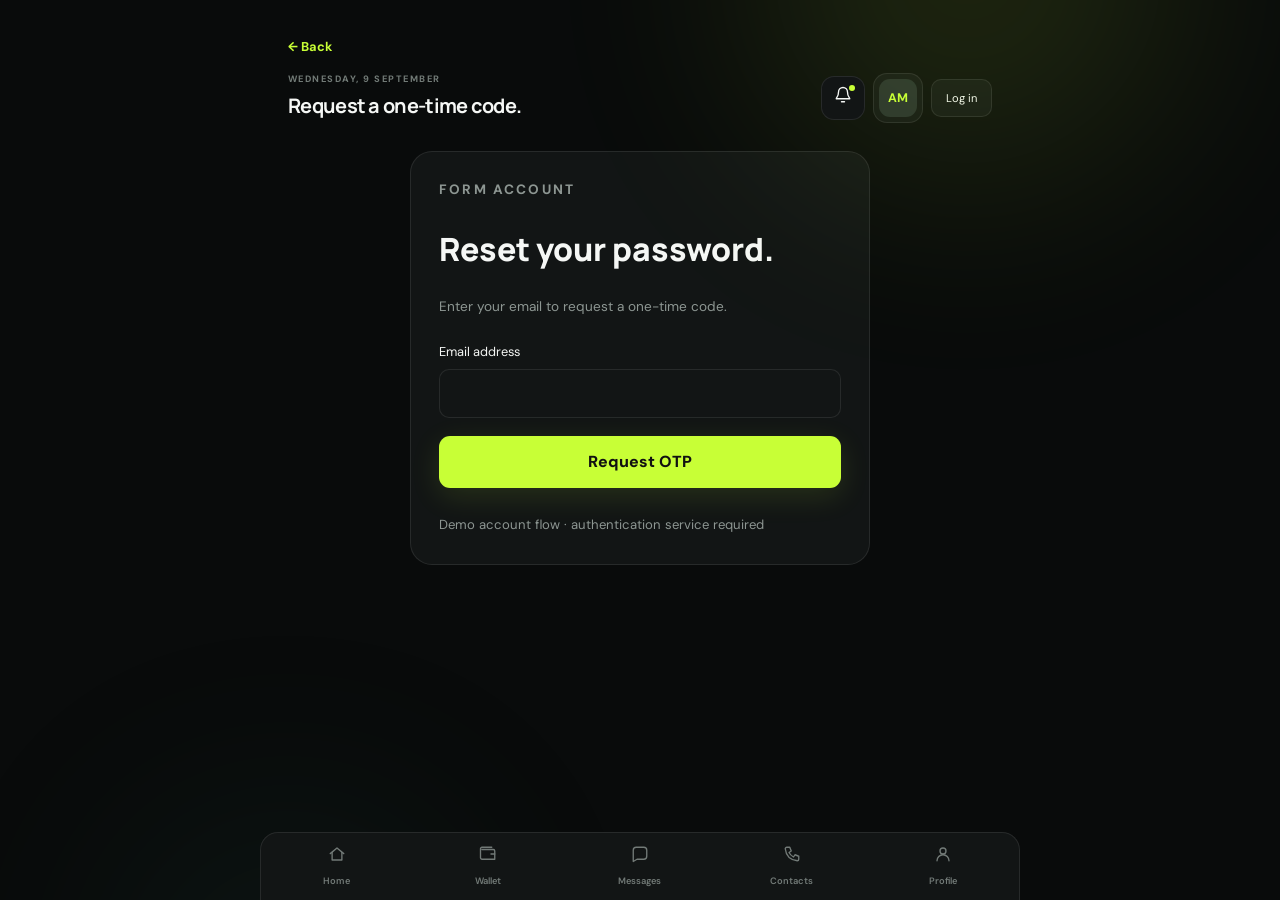
<file: forgot-password.html>
<!doctype html>
<html lang="en">
<head>
  <meta charset="utf-8">
  <meta name="viewport" content="width=device-width,initial-scale=1">
  <meta name="theme-color" content="#090b0b">
  <meta name="description" content="A premium fibodo custom coaching app experience.">
  <title>FORM Dark — Powered by fibodo</title>
  <link rel="preconnect" href="https://fonts.googleapis.com">
  <link rel="preconnect" href="https://fonts.gstatic.com" crossorigin>
  <link href="https://fonts.googleapis.com/css2?family=DM+Sans:wght@400;500;600;700&amp;family=Manrope:wght@500;600;700;800&amp;display=swap" rel="stylesheet">
  <link rel="stylesheet" href="app.css">
</head>
<body data-initial-view="forgotPassword">
  <div class="ambient ambient-one"></div><div class="ambient ambient-two"></div>
  <aside class="sidebar" aria-label="Primary navigation">
    <a class="brand" href="#" aria-label="FORM home"><span class="brand-mark">F</span><span>FORM</span></a>
    <nav class="desktop-nav">
      <button class="nav-item active" data-view="home"><span data-icon="home"></span><em>Overview</em></button>
      <button class="nav-item" data-view="bookings"><span data-icon="calendar"></span><em>Bookings</em></button>
      <button class="nav-item" data-view="plans"><span data-icon="bolt"></span><em>My plan</em></button>
      <button class="nav-item" data-view="videos"><span data-icon="library"></span><em>Video library</em></button>
      <button class="nav-item" data-view="rewards"><span data-icon="trophy"></span><em>Achievements</em></button>
      <button class="nav-item" data-view="messages"><span data-icon="message"></span><em>Messages</em><b class="notice">2</b></button>
      <button class="nav-item" data-view="vouchers"><span data-icon="gift"></span><em>Vouchers</em></button>
    </nav>
    <div class="sidebar-foot"><span>Powered by</span><strong>fibodo</strong></div>
  </aside>

  <main class="shell">
    <button id="globalBack" class="global-back" type="button">← Back</button><header class="topbar">
      <div><p class="eyebrow">Wednesday, 9 September</p><h1 id="pageTitle">Hello Alex.</h1></div>
      <div class="top-actions"><div class="notification-menu"><button class="icon-btn" id="notificationToggle" aria-label="Open notifications" aria-expanded="false" aria-controls="notificationDropdown"><span data-icon="bell"></span><i></i></button><div class="notification-dropdown" id="notificationDropdown" aria-hidden="true"><header><div><p class="eyebrow">UPDATES</p><h3>Notifications</h3></div><span>4 new</span></header><div class="notification-news"><div class="notification-news-title"><div><p class="eyebrow">NEWS</p><h4>Latest from FORM.</h4></div><button data-view="news">View all</button></div><button data-view="news"><strong>Why consistency beats intensity</strong><small>Training · 4 min read</small></button><button data-view="news"><strong>Five high-protein lunches</strong><small>Nutrition · 3 min read</small></button></div><button data-view="bookings"><span class="notification-symbol"><span data-icon="calendar"></span></span><span><strong>Upcoming booking</strong><small>1:1 Performance Session tomorrow at 10:30</small><em>2 min ago</em></span></button><button data-view="plans"><span class="notification-symbol"><span data-icon="bolt"></span></span><span><strong>Remember to log your workout</strong><small>Record today’s session and how it felt.</small><em>1 hour ago</em></span></button><button data-view="messages"><span class="notification-symbol"><span data-icon="message"></span></span><span><strong>2 new messages</strong><small>Jordan replied about your next session.</small><em>Today</em></span></button><footer><button data-view="settings">Notification settings</button></footer></div></div><button class="profile" data-view="account" aria-label="Open account"><span>AM</span><b>Alex Morgan<small>Premium member</small></b></button><button class="outline-button" data-view="login">Log in</button></div>
    </header>

    <section class="view active" id="home">
      <div class="mobile-home-dashboard">
        <button class="mobile-business-card" data-view="about" aria-label="Learn more about FORM">
          <img class="mobile-business-headshot" src="images/pt-headshot.png" alt="FORM personal trainer">
          <div><p class="eyebrow">YOUR COACHING APP</p><h2>FORM</h2><p>Move well. Get strong. Feel capable.</p></div>
          <span class="mobile-business-arrow" data-icon="chevron"></span>
        </button>
        <button class="mobile-book-now" data-view="bookings"><span><small>YOUR SCHEDULE</small><strong>Upcoming Bookings</strong></span><span data-icon="arrow"></span></button>
        <div class="mobile-section-title"><div><p class="eyebrow">EXPLORE FORM</p><h3>Services.</h3></div></div>
        <div class="mobile-product-grid">
          <button data-view="productGroups"><span data-icon="user"></span><strong>Performance Session</strong><small>1:1 coaching</small></button>
          <button data-view="productGroups"><span data-icon="bolt"></span><strong>Strength Lab</strong><small>Small-group training</small></button>
          <button data-view="productGroups"><span data-icon="activity"></span><strong>Movement Review</strong><small>Mobility screening</small></button>
          <button data-view="eventDetail"><span data-icon="trophy"></span><strong>HYROX Performance Day</strong><small>One-day event</small></button>
        </div>
        <div class="mobile-section-title"><div><p class="eyebrow">MORE FROM FORM</p><h3>Additional services.</h3></div></div>
        <div class="mobile-product-grid additional-services-grid">
          <button data-view="onDemand"><span data-icon="play"></span><strong>OnDemand</strong><small>Watch anywhere</small></button>
          <button data-view="membershipShop"><span data-icon="crown"></span><strong>Memberships</strong><small>Join FORM</small></button>
          <button data-view="voucherShop"><span data-icon="gift"></span><strong>Vouchers</strong><small>Give an experience</small></button>
          <button data-view="plans"><span data-icon="bolt"></span><strong>Fitness Plans</strong><small>Your training plan</small></button>
          </div>
      </div>
      <div class="hero-card">
        <div class="hero-copy"><span class="pill">TODAY'S SESSION</span><p class="micro">WEEK 6 · STRENGTH</p><h2>Lower body<br>power.</h2><p>Build strength through controlled, compound movement.</p><div class="hero-meta"><span><b>48</b> min</span><span><b>7</b> exercises</span><span><b>High</b> intensity</span></div><button class="primary" data-video="Training plan overview">View workout<span data-icon="arrow"></span></button></div>
        <div class="hero-visual" aria-hidden="true"><div class="orb"></div><div class="rings"></div><div class="stat-float"><small>READINESS</small><strong>92<span>%</span></strong><i></i></div></div>
      </div>

      <div class="home-booking-actions" aria-label="Booking options">
        <button class="home-booking-button class-booking" data-view="productGroups"><span><small>TRAIN TOGETHER</small><strong>Book Class</strong></span><span class="booking-arrow" data-icon="arrow"></span></button>
        <button class="home-booking-button one-to-one-booking" data-view="productGroups"><span><small>PERSONAL COACHING</small><strong>Book 1:1</strong></span><span class="booking-arrow" data-icon="arrow"></span></button>
      </div>

      <div class="section-heading"><div><p class="eyebrow">YOUR DAY</p><h3>Keep your momentum.</h3></div><button class="text-btn" data-view-link="plans">View full plan <span data-icon="arrow"></span></button></div>
      <div class="dashboard-grid">
        <article class="card next-session"><div class="card-top"><span class="icon-chip"><span data-icon="calendar"></span></span><span class="status">CONFIRMED</span></div><p class="eyebrow">NEXT BOOKING</p><h4>1:1 Performance Session</h4><p class="muted">Thursday · 10:30–11:30</p><div class="coach"><span class="avatar">JT</span><div><b>Jordan Taylor</b><small>Head Coach</small></div><button class="round-btn" aria-label="Message Jordan" data-message><span data-icon="message"></span></button></div></article>
        <article class="card progress-card"><div class="card-top"><div><p class="eyebrow">WEEKLY PROGRESS</p><h4>4 of 5 sessions</h4></div><strong class="score">80%</strong></div><div class="bars" aria-label="Weekly activity"><i class="done"></i><i class="done"></i><i class="done"></i><i class="done"></i><i></i></div><p class="muted">One more session completes your strongest week yet.</p></article>
        <article class="card meal-card"><div class="meal-art"><span data-icon="leaf"></span></div><div><p class="eyebrow">MEAL OF THE DAY</p><h4>Sesame chicken bowl</h4><p class="muted">42g protein · 520 kcal</p></div></article>
      </div>
    </section>

    <section class="view" id="bookings">
      <div class="section-heading"><div><p class="eyebrow">SCHEDULE</p><h3>Your bookings.</h3></div></div>
      <div class="booking-browser"><div class="booking-filters" aria-label="Booking status"><button data-booking-filter="all" class="active">All dates</button><button data-booking-filter="booked" class="">Booked</button><button data-booking-filter="wishlist" class="">Wishlist</button><button data-booking-filter="waitlisted" class="">Waitlisted</button><button data-booking-filter="selected" class="">Selected</button><button data-booking-filter="available" class="">Available</button></div><details class="calendar-panel" open><summary>Calendar <span class="collapse-label">Expand / collapse</span></summary><div class="calendar-toolbar"><button id="previousMonth" aria-label="Previous month">‹</button><strong id="monthLabel"></strong><button id="nextMonth" aria-label="Next month">›</button></div><div class="calendar-weekdays"><span>Mon</span><span>Tue</span><span>Wed</span><span>Thu</span><span>Fri</span><span>Sat</span><span>Sun</span></div><div id="bookingCalendar" class="booking-calendar"></div><div class="calendar-legend"><span>✓ Booked</span><span>♡ Wishlist</span><span>◷ Waitlisted</span><span>● Selected</span><span>+ Available</span></div></details><div id="bookingResults" class="booking-results" aria-live="polite"></div></div><div class="mobile-section-title"><div><p class="eyebrow">YOUR SCHEDULE</p><h3>Upcoming bookings.</h3></div></div>
      <div class="mobile-section-title"><div><p class="eyebrow">YOUR COURSE</p><h3>Keep progressing.</h3></div></div>
      <button class="mobile-course-card" data-view="courseDetail"><span class="course-week">WEEK<strong>4</strong><small>OF 6</small></span><span class="course-copy"><small>ACTIVE COURSE</small><strong>Six-week Bootcamp</strong><em>Strength, conditioning and confidence</em><span class="course-progress"><i></i></span><b>67% complete</b></span><span data-icon="chevron"></span></button>
      <div class="mobile-section-title"><div><p class="eyebrow">UPCOMING EVENT</p></div></div>
      <button class="mobile-event-card" data-view="eventDetail"><span class="event-date"><b>24</b><small>OCT</small></span><span><small>ONE-DAY EVENT</small><strong>HYROX Performance Day</strong><em>09:00–17:00 · FORM Training Centre</em></span><span data-icon="arrow"></span></button>
    </section>

    <section class="view" id="plans"><div class="section-heading"><div><p class="eyebrow">PERSONALISED FOR YOU</p><h3>Your training plan.</h3></div><div class="week-switch"><button>‹</button><span>Week 6 of 8</span><button>›</button></div></div><div class="plan-grid"><article class="program-feature"><div><span class="pill">TODAY · 48 MIN</span><h2>Lower body power</h2><p>7 exercises · High intensity</p><button class="primary" data-video="Training plan overview">View workout<span data-icon="play"></span></button></div><div class="program-number">06</div></article><div class="exercise-list"><article class="exercise complete"><span class="exercise-num">01</span><div><h4>Back squat</h4><p>4 sets · 6 reps · 2 min rest</p></div><button class="video-btn" data-video="Back squat"><span data-icon="play"></span> Demo</button></article><article class="exercise"><span class="exercise-num">02</span><div><h4>Romanian deadlift</h4><p>4 sets · 8 reps · 90 sec rest</p></div><button class="video-btn" data-video="Romanian deadlift"><span data-icon="play"></span> Demo</button></article><article class="exercise"><span class="exercise-num">03</span><div><h4>Bulgarian split squat</h4><p>3 sets · 10 reps each side</p></div><button class="video-btn" data-video="Bulgarian split squat"><span data-icon="play"></span> Demo</button></article><article class="exercise"><span class="exercise-num">04</span><div><h4>Sled push</h4><p>5 rounds · 20 metres</p></div><button class="video-btn" data-video="Sled push"><span data-icon="play"></span> Demo</button></article></div></div></section>

    <section class="view" id="messages"><div class="messages-shell"><div class="conversations"><div class="section-heading compact"><div><p class="eyebrow">SUPPORT</p><h3>Messages.</h3></div></div><button class="conversation active"><span class="avatar online">JT</span><div><b>Jordan Taylor</b><p>Perfect — keep the tempo controlled...</p></div><time>14:24</time></button><button class="conversation"><span class="avatar">MC</span><div><b>Maya Chen</b><p>Your mobility session is ready.</p></div><time>MON</time></button></div><div class="chat"><header><span class="avatar online">JT</span><div><h4>Jordan Taylor</h4><p>Head Coach · Online</p></div><button class="round-btn"><span data-icon="video"></span></button></header><div class="chat-body" id="chatBody"><div class="bubble coach-bubble">Great work on yesterday’s session. How are the legs feeling today?<time>13:48</time></div><div class="bubble user-bubble">Feeling good. A little tight through the hips, but energy is high.<time>14:02</time></div><div class="bubble coach-bubble">Perfect — keep the tempo controlled today. I’ve added a short mobility warm-up before your squats.<time>14:24</time></div></div><form class="composer" id="messageForm"><input id="messageInput" aria-label="Message Jordan" placeholder="Message Jordan..." autocomplete="off"><button aria-label="Send message"><span data-icon="send"></span></button></form></div></div></section>

    <section class="view" id="vouchers"><div class="voucher-hero"><p class="eyebrow">SHARE THE EXPERIENCE</p><h2>A gift that<br>moves with them.</h2><p>Give personalised coaching, premium sessions or complete freedom to choose.</p></div><div class="voucher-grid"><button class="voucher" data-value="50"><small>FORM GIFT</small><strong>£50</strong><span>Digital voucher</span><i>F</i></button><button class="voucher selected" data-value="100"><small>FORM GIFT</small><strong>£100</strong><span>Digital voucher</span><i>F</i></button><button class="voucher" data-value="200"><small>FORM GIFT</small><strong>£200</strong><span>Digital voucher</span><i>F</i></button></div><div class="voucher-checkout card"><div><p class="eyebrow">YOUR SELECTION</p><h3 id="voucherValue">£100 gift voucher</h3><p class="muted">Delivered instantly by email with your personal message.</p></div><button class="primary" id="buyVoucher">Purchase securely <span data-icon="lock"></span></button></div></section>
    <section class="view" id="videos">
      <div class="video-library-head"><div><p class="eyebrow">LEARN · MOVE · PROGRESS</p><h3>Video library.</h3><p>Expert guidance for every part of your programme.</p></div><label class="video-search"><span data-icon="search"></span><input id="videoSearch" type="search" placeholder="Search videos" aria-label="Search video library"></label></div>
      <div class="video-filters" aria-label="Video categories"><button class="active" data-filter="all">All videos</button><button data-filter="strength">Strength</button><button data-filter="technique">Technique</button><button data-filter="mobility">Mobility</button><button data-filter="nutrition">Nutrition</button></div>
      <article class="featured-video"><button class="featured-play" aria-label="Play featured squat video"><span data-icon="play"></span></button><div class="featured-shade"></div><div class="featured-copy"><span class="pill">FEATURED · TECHNIQUE</span><h2>Build a stronger squat.</h2><p>Four clear steps for better mechanics, control and lower-body strength.</p><button class="primary video-open" data-video-id="gcNh17Ckjgg" data-title="How to properly squat for growth">Watch now <span data-icon="play"></span></button></div></article>
      <div class="section-heading video-section-heading"><div><p class="eyebrow">RECOMMENDED FOR YOU</p><h3>Keep learning.</h3></div><span id="videoCount">8 videos</span></div>
      <div class="video-grid" id="videoGrid">
        <article class="video-card" data-category="technique strength" data-search="squat lower body growth technique"><button class="video-thumb video-open" data-video-id="gcNh17Ckjgg" data-title="How to properly squat for growth" style="--thumb:url('https://i.ytimg.com/vi/gcNh17Ckjgg/hqdefault.jpg')"><span class="play-badge"><span data-icon="play"></span></span><small>05:35</small></button><div><span>TECHNIQUE</span><h4>How to properly squat for growth</h4><p>Renaissance Periodization</p></div></article>
        <article class="video-card" data-category="technique strength" data-search="deadlift foundational movement form technique"><button class="video-thumb video-open" data-video-id="op9kVnSso6Q" data-title="The deadlift: foundational movement" style="--thumb:url('https://i.ytimg.com/vi/op9kVnSso6Q/hqdefault.jpg')"><span class="play-badge"><span data-icon="play"></span></span><small>01:22</small></button><div><span>TECHNIQUE</span><h4>The deadlift: foundational movement</h4><p>CrossFit</p></div></article>
        <article class="video-card" data-category="technique strength" data-search="bench press perfect technique powerlifting chest"><button class="video-thumb video-open" data-video-id="vcBig73ojpE" data-title="Bench press with perfect technique" style="--thumb:url('https://i.ytimg.com/vi/vcBig73ojpE/hqdefault.jpg')"><span class="play-badge"><span data-icon="play"></span></span><small>10:36</small></button><div><span>STRENGTH</span><h4>Bench press with perfect technique</h4><p>Jeff Nippard</p></div></article>
        <article class="video-card" data-category="mobility" data-search="hip mobility follow along lower body warm up"><button class="video-thumb video-open" data-video-id="jj2AAH6jbHk" data-title="12-minute hip mobility routine" style="--thumb:url('https://i.ytimg.com/vi/jj2AAH6jbHk/hqdefault.jpg')"><span class="play-badge"><span data-icon="play"></span></span><small>12:00</small></button><div><span>MOBILITY</span><h4>12-minute hip mobility routine</h4><p>Tom Merrick</p></div></article>
        <article class="video-card" data-category="mobility" data-search="full body mobility flexibility follow along recovery"><button class="video-thumb video-open" data-video-id="R3WDe7byUXo" data-title="15-minute full-body mobility" style="--thumb:url('https://i.ytimg.com/vi/R3WDe7byUXo/hqdefault.jpg')"><span class="play-badge"><span data-icon="play"></span></span><small>15:00</small></button><div><span>MOBILITY</span><h4>15-minute full-body mobility</h4><p>Tom Merrick</p></div></article>
        <article class="video-card" data-category="strength technique" data-search="pull ups wide back technique upper body"><button class="video-thumb video-open" data-video-id="Hdc7Mw6BIEE" data-title="The best way to do pull-ups" style="--thumb:url('https://i.ytimg.com/vi/Hdc7Mw6BIEE/hqdefault.jpg')"><span class="play-badge"><span data-icon="play"></span></span><small>08:44</small></button><div><span>STRENGTH</span><h4>The best way to do pull-ups</h4><p>Jeff Nippard</p></div></article>
        <article class="video-card" data-category="nutrition" data-search="high protein meal prep recipes nutrition"><button class="video-thumb video-open" data-video-id="i07z8HATIVw" data-title="One-hour high-protein meal prep" style="--thumb:url('https://i.ytimg.com/vi/i07z8HATIVw/hqdefault.jpg')"><span class="play-badge"><span data-icon="play"></span></span><small>22:18</small></button><div><span>NUTRITION</span><h4>One-hour high-protein meal prep</h4><p>Fitness food guide</p></div></article>
        <article class="video-card" data-category="nutrition" data-search="high protein meal prep flavour recipes healthy"><button class="video-thumb video-open" data-video-id="GOLY1I0yXzI" data-title="High-protein meal prep you'll want to eat" style="--thumb:url('https://i.ytimg.com/vi/GOLY1I0yXzI/hqdefault.jpg')"><span class="play-badge"><span data-icon="play"></span></span><small>16:42</small></button><div><span>NUTRITION</span><h4>High-protein meals you’ll want to eat</h4><p>Meal prep essentials</p></div></article>
      </div>
      <div class="video-empty" id="videoEmpty"><span data-icon="search"></span><h4>No videos found</h4><p>Try another search or category.</p></div>
    </section>
    <section class="view" id="rewards">
      <div class="rewards-hero">
        <div class="level-orbit"><div class="level-ring"><span>LEVEL</span><strong id="levelNumber">12</strong><small>ATHLETE</small></div><i></i><b class="orbit-dot"></b></div>
        <div class="rewards-copy"><p class="eyebrow">YOUR MOMENTUM</p><h2>Every move<br>counts.</h2><p>Earn points for consistency, unlock achievements and turn small wins into lasting progress.</p><div class="xp-progress"><div><span>Level 12</span><b><span id="currentXp">2,460</span> / 3,000 XP</b></div><i><em id="xpFill"></em></i><small><strong id="xpRemaining">540 XP</strong> to Level 13</small></div></div>
        <div class="rewards-stats"><div><span data-icon="flame"></span><strong>9</strong><small>DAY STREAK</small></div><div><span data-icon="star"></span><strong id="pointsTotal">2,460</strong><small>TOTAL XP</small></div><div><span data-icon="medal"></span><strong>14</strong><small>BADGES</small></div></div>
      </div>
      <div class="section-heading"><div><p class="eyebrow">THIS WEEK</p><h3>Challenges.</h3></div><span class="challenge-reset">Resets Monday</span></div>
      <div class="challenge-grid">
        <article class="challenge-card active-challenge"><div class="challenge-icon"><span data-icon="bolt"></span></div><div class="challenge-copy"><span>POWER WEEK</span><h4>Complete five workouts</h4><p>4 of 5 sessions completed</p><div class="challenge-bar"><i style="--challenge:80%"></i></div></div><div class="challenge-reward"><b>+250</b><small>XP</small><button data-claim="120" data-action="Workout logged">Log session</button></div></article>
        <article class="challenge-card"><div class="challenge-icon amber"><span data-icon="flame"></span></div><div class="challenge-copy"><span>CONSISTENCY</span><h4>Keep your streak alive</h4><p>Train or check in today</p><div class="challenge-bar"><i style="--challenge:64%"></i></div></div><div class="challenge-reward"><b>+100</b><small>XP</small><button data-claim="60" data-action="Daily check-in complete">Check in</button></div></article>
        <article class="challenge-card"><div class="challenge-icon violet"><span data-icon="leaf"></span></div><div class="challenge-copy"><span>FUELLED</span><h4>Log three meal-plan days</h4><p>2 of 3 days completed</p><div class="challenge-bar"><i style="--challenge:66%"></i></div></div><div class="challenge-reward"><b>+150</b><small>XP</small><button data-claim="75" data-action="Meal-plan day logged">Log meals</button></div></article>
      </div>
      <div class="rewards-lower">
        <section class="achievements-panel"><div class="panel-heading"><div><p class="eyebrow">COLLECTION</p><h3>Achievements.</h3></div><button>View all</button></div><div class="badge-grid"><article class="badge unlocked"><div><span data-icon="flame"></span></div><h4>On fire</h4><p>7-day streak</p></article><article class="badge unlocked"><div><span data-icon="crown"></span></div><h4>Early riser</h4><p>10 sessions before 9am</p></article><article class="badge unlocked"><div><span data-icon="medal"></span></div><h4>Century club</h4><p>100 workouts completed</p></article><article class="badge locked"><div><span data-icon="lock"></span></div><h4>Unstoppable</h4><p>Complete 12 weeks</p></article></div></section>
        <section class="leaderboard-panel"><div class="panel-heading"><div><p class="eyebrow">YOUR COMMUNITY</p><h3>Leaderboard.</h3></div><span>THIS MONTH</span></div><div class="leader-row"><b>1</b><span class="avatar gold">SK</span><div><strong>Sam King</strong><small>Level 16</small></div><em>4,820 XP</em></div><div class="leader-row"><b>2</b><span class="avatar silver">MP</span><div><strong>Maya Patel</strong><small>Level 14</small></div><em>3,740 XP</em></div><div class="leader-row you"><b>3</b><span class="avatar">AM</span><div><strong>Alex Morgan <i>YOU</i></strong><small>Level 12</small></div><em id="leaderXp">2,460 XP</em></div><div class="leader-row"><b>4</b><span class="avatar bronze">JL</span><div><strong>Jamie Lee</strong><small>Level 11</small></div><em>2,130 XP</em></div></section>
      </div>
    </section>
    <section class="view account-view" id="account">
      <div class="account-tile-grid">
        <button class="account-tile feature-tile" data-view="passwordPage"><span class="tile-icon"><span data-icon="lock"></span></span><div><strong>Password</strong><small>Change your password</small></div><span data-icon="chevron"></span></button>
        <button class="account-tile" data-view="cardsPage"><span class="tile-icon"><span data-icon="card"></span></span><div><strong>Cards</strong><small>Manage payment cards</small></div><span data-icon="chevron"></span></button>
        <button class="account-tile" data-view="familyPage"><span class="tile-icon"><span data-icon="user"></span></span><div><strong>Family members</strong><small>Manage linked people</small></div><span data-icon="chevron"></span></button>
        <button class="account-tile" data-view="qrCode"><span class="tile-icon"><span data-icon="activity"></span></span><div><strong>QR code</strong><small>Your member pass</small></div><span data-icon="chevron"></span></button>
        <button class="account-tile" data-view="settings"><span class="tile-icon"><span data-icon="settings"></span></span><div><strong>Settings</strong><small>Security and preferences</small></div><span data-icon="chevron"></span></button>
      </div>
    </section>

    <section class="view detail-view" id="passwordPage">
      <div class="detail-heading"><div><p class="eyebrow">SECURITY</p><h2>Password.</h2><p>Choose a strong password to keep your account protected.</p></div></div>
      <form class="account-form card compact-account-form"><div class="form-grid"><label class="wide">Current password<input type="password" autocomplete="current-password" placeholder="Enter current password"></label><label>New password<input type="password" autocomplete="new-password" placeholder="At least 8 characters"></label><label>Confirm new password<input type="password" autocomplete="new-password" placeholder="Repeat new password"></label></div><div class="form-actions"><span>Use at least 8 characters</span><button class="primary" type="button" data-action-toast="Password updated securely">Update password</button></div></form>
    </section>

    <section class="view detail-view" id="cardsPage">
      <div><div class="detail-heading"><div><p class="eyebrow">PAYMENT DETAILS</p><h2>Cards.</h2><p>Manage the cards used for bookings and memberships.</p></div></div><article class="card empty-card-state" id="emptyCards"><div class="empty-card-illustration"><span data-icon="card"></span><i>+</i></div><p class="eyebrow">READY WHEN YOU ARE</p><h3>No cards added yet.</h3><p>Add a payment card to make your next booking easier.</p><button class="primary" data-view="addCardPreview">Add your first card <span data-icon="plus"></span></button><div class="wallet-security"><span data-icon="shield"></span><p>Payment details are handled by your payment provider.</p></div></article><article class="card payment-panel" id="demoSavedCard" hidden><p class="eyebrow">DEMO PAYMENT METHOD</p><div class="saved-card"><span class="card-brand">VISA</span><div><strong>•••• 4242</strong><small>Example card · no payment details stored</small></div></div><button class="text-btn" id="removeDemoCard">Remove demo card</button></article></div></section>

    <section class="view detail-view" id="familyPage">
      <div class="detail-heading"><div><p class="eyebrow">LINKED PEOPLE</p><h2>Family members.</h2><p>Manage people connected to your account.</p></div><button class="primary" type="button" data-action-toast="Add family member opened">Add member <span data-icon="plus"></span></button></div>
      <div class="contact-list family-list"><article><span class="avatar">SM</span><div><strong>Sam Morgan</strong><p>Family member · Emergency contact</p></div><button data-action-toast="Sam Morgan details opened">Details</button></article><article><span class="avatar">EM</span><div><strong>Ellie Morgan</strong><p>Family member</p></div><button data-action-toast="Ellie Morgan details opened">Details</button></article></div>
    </section>

    <section class="view detail-view" id="profilePage"><div class="detail-heading"><div><p class="eyebrow">PERSONAL DETAILS</p><h2>Your profile.</h2><p>Keep your coach up to date with your goals and preferences.</p></div><div class="large-avatar">AM<button aria-label="Change profile photo"><span data-icon="camera"></span></button></div></div><form class="account-form card" id="profileForm"><div class="form-grid"><label>First name<input name="firstName" value="Alex"></label><label>Last name<input name="lastName" value="Morgan"></label><label>Email address<input name="email" type="email" value="alex.morgan@example.com"></label><label>Mobile number<input name="phone" type="tel" value="+44 7700 900123"></label><label>Date of birth<input name="dob" type="date" value="1990-04-12"></label><label>Preferred pronouns<select name="pronouns"><option>They / them</option><option>She / her</option><option>He / him</option></select></label><label class="wide">Primary goal<select name="goal"><option>Build strength</option><option>Improve fitness</option><option>Lose body fat</option><option>Move better</option></select></label><label class="wide">Anything your coach should know<textarea name="coachNotes">Working towards a stronger squat while improving hip mobility.</textarea></label></div><div class="form-actions"><span>Last updated today</span><button class="primary" type="submit">Save changes</button></div></form></section>

    <section class="view detail-view" id="wallet"><div class="detail-heading"><div><p class="eyebrow">PAYMENTS &amp; PASSES</p><h2>Your wallet.</h2><p>Manage payment methods, account credit and active passes.</p></div><button class="primary" id="addPayment" data-view="addCardPreview">Add payment method <span data-icon="plus"></span></button></div><div class="wallet-grid"><article class="payment-panel card"><div class="panel-heading"><div><p class="eyebrow">PAYMENT METHODS</p><h3>Saved cards.</h3></div></div><div id="walletCardState" class="wallet-empty"><p>No payment cards added.</p><button class="text-btn" data-view="cardsPage">Manage cards</button></div><div class="wallet-security"><span data-icon="shield"></span><p><strong>Payments are protected</strong><small>Your card details are securely encrypted.</small></p></div></article></div><div class="pass-panel card"><div><p class="eyebrow">ACTIVE PASS</p><h3>10 Session Performance Pack</h3><span>6 sessions remaining · Valid until 30 November 2026</span></div><div class="pass-uses"><i><em></em></i><strong>6 / 10</strong></div></div></section>

    <section class="view detail-view" id="membership"><div class="detail-heading"><div><p class="eyebrow">YOUR PLAN</p><h2>Membership.</h2><p>Your coaching, benefits and billing in one place.</p></div></div><article class="membership-hero"><div><span class="pill">ACTIVE</span><p>FORM</p><h2>Premium</h2><small>Complete coaching membership</small></div><div class="membership-price"><strong>£89</strong><span>/ month</span><small>Next payment 1 November</small></div></article><div class="membership-grid"><article class="card"><p class="eyebrow">INCLUDED</p><ul class="benefit-list"><li><span data-icon="check"></span>Four 1:1 coaching sessions</li><li><span data-icon="check"></span>Personalised training programme</li><li><span data-icon="check"></span>Unlimited coach messaging</li><li><span data-icon="check"></span>Full video library access</li></ul></article><article class="card membership-actions"><p class="eyebrow">MANAGE</p><button data-view="membershipShop">Change membership <span data-icon="chevron"></span></button><button data-view="billingHistory">View billing history <span data-icon="chevron"></span></button></article></div></section>

    <section class="view detail-view" id="settings"><div class="detail-heading"><div><p class="eyebrow">PREFERENCES</p><h2>Settings.</h2><p>Control how your app works for you.</p></div></div><div class="settings-groups"><section class="settings-card card"><div class="settings-title"><span data-icon="bell"></span><div><h3>Notifications</h3><p>Choose what you want to hear about.</p></div></div><label class="setting-row"><span><strong>Booking reminders</strong><small>Receive reminders before sessions</small></span><input type="checkbox" checked><i></i></label><label class="setting-row"><span><strong>Coach messages</strong><small>Alert me when my coach replies</small></span><input type="checkbox" checked><i></i></label><label class="setting-row"><span><strong>Progress updates</strong><small>Weekly performance summaries</small></span><input type="checkbox" checked><i></i></label></section><section class="settings-card card"><div class="settings-title"><span data-icon="settings"></span><div><h3>App preferences</h3><p>Personalise your experience.</p></div></div><label class="setting-select"><span>Units</span><select><option>Metric — kg</option><option>Imperial — lb</option></select></label><label class="setting-select"><span>Start of week</span><select><option>Monday</option><option>Sunday</option></select></label><label class="setting-row"><span><strong>Sound effects</strong><small>Workout timers and achievements</small></span><input type="checkbox"><i></i></label></section><section class="settings-card card"><div class="settings-title"><span data-icon="shield"></span><div><h3>Privacy &amp; security</h3><p>Manage your data and account access.</p></div></div><button class="settings-link" data-account-action="Password settings">Change password <span data-icon="chevron"></span></button><button class="settings-link" data-account-action="Privacy settings">Privacy preferences <span data-icon="chevron"></span></button><button class="settings-link" data-account-action="Data download">Download my data <span data-icon="chevron"></span></button></section></div><button class="sign-out"><span data-icon="logout"></span> Sign out</button></section>

    <section class="view detail-view" id="help"><div class="detail-heading"><div><p class="eyebrow">WE'RE HERE TO HELP</p><h2>Help &amp; support.</h2><p>Find an answer or speak to the team.</p></div></div><div class="support-grid"><button data-account-action="Message support"><span data-icon="message"></span><strong>Message support</strong><small>Usually replies within one hour</small></button><button data-account-action="Call support"><span data-icon="phone"></span><strong>Call us</strong><small>Monday–Friday, 8am–6pm</small></button><button data-account-action="Help centre"><span data-icon="document"></span><strong>Help centre</strong><small>Guides and common questions</small></button></div><div class="faq-panel card"><p class="eyebrow">POPULAR QUESTIONS</p><details><summary>How do I reschedule a booking?<span>+</span></summary><p>Open Bookings, choose the session and select reschedule. Available times will appear instantly.</p></details><details><summary>Where can I see my completed workouts?<span>+</span></summary><p>Your completed sessions appear in Activity, including recorded sets, volume and session notes.</p></details><details><summary>How do vouchers and account credit work?<span>+</span></summary><p>Redeemed vouchers are added to your wallet and can be used automatically at checkout.</p></details><details><summary>Can my coach see my workout notes?<span>+</span></summary><p>Yes. Notes saved in the performance tracker can be reviewed by your coach to personalise future sessions.</p></details></div></section>
    <section class="view portal-view" id="onDemand"><div class="detail-heading"><div><p class="eyebrow">WATCH ANYWHERE</p><h2>OnDemand.</h2><p>Coach-led sessions, technique guides and programmes whenever you need them.</p></div></div><div class="feature-strip"><span class="pill">NEW SERIES</span><h2>Stronger foundations.</h2><p>A six-part programme built around confident movement.</p><button class="primary video-open" data-video-id="gcNh17Ckjgg" data-title="How to properly squat for growth">Start watching <span data-icon="play"></span></button></div><div class="subnav"><button class="active">Featured</button><button>Playlists</button><button>Continue watching</button></div><div class="media-grid"><article><div class="media-art art-one"><button class="video-open" data-video-id="gcNh17Ckjgg" data-title="How to properly squat for growth"><span data-icon="play"></span></button><small>32 MIN</small></div><h3>Full body strength</h3><p>Strength Foundations · Episode 1</p></article><article><div class="media-art art-two"><button class="video-open" data-video-id="gcNh17Ckjgg" data-title="How to properly squat for growth"><span data-icon="play"></span></button><small>18 MIN</small></div><h3>Mobility reset</h3><p>Move Better · Episode 4</p></article><article><div class="media-art art-three"><button class="video-open" data-video-id="gcNh17Ckjgg" data-title="How to properly squat for growth"><span data-icon="play"></span></button><small>24 MIN</small></div><h3>Core control</h3><p>Essential Strength · Episode 2</p></article></div><div class="account-section-heading"><p class="eyebrow">PLAYLISTS</p><h3>Made for your goals.</h3></div><div class="playlist-grid"><button data-view="strengthPlaylist"><b>4 videos</b><strong>Build strength</strong><span>Progressive sessions for confident lifting</span></button><button data-action-toast="Mobility playlist opened"><b>8 sessions</b><strong>Move better</strong><span>Mobility, recovery and flexibility</span></button><button data-action-toast="Quick workouts opened"><b>10 sessions</b><strong>Under 30 minutes</strong><span>Focused training for busy days</span></button></div></section>

    <section class="view portal-view" id="membershipShop"><div class="detail-heading"><div><p class="eyebrow">MEMBERSHIPS</p><h2>Choose your level.</h2><p>Flexible coaching memberships designed around the support you need.</p></div></div><div class="current-membership-link card"><div><p class="eyebrow">YOUR ACTIVE MEMBERSHIP</p><strong>FORM Premium · £89 / month</strong></div><button class="outline-button" data-view="membership">Manage membership</button></div><div class="commerce-grid"><article><span>ESSENTIAL</span><h3>Build consistency</h3><p>Gym access, plans and OnDemand.</p><strong>£39<small>/month</small></strong><ul><li>Full OnDemand library</li><li>Monthly plan update</li><li>Member pricing</li></ul><button class="primary journey-start" data-kind="membership" data-product="Essential Membership" data-price="£39/month">Choose Essential</button></article><article class="popular"><i>MOST POPULAR</i><span>PREMIUM</span><h3>Complete coaching</h3><p>Personal guidance and accountability.</p><strong>£89<small>/month</small></strong><ul><li>Everything in Essential</li><li>Four 1:1 sessions</li><li>Unlimited messaging</li></ul><button class="primary journey-start" data-kind="membership" data-product="Premium Membership" data-price="£89/month">Choose Premium</button></article><article><span>ELITE</span><h3>Maximum support</h3><p>High-touch coaching and recovery.</p><strong>£149<small>/month</small></strong><ul><li>Everything in Premium</li><li>Weekly 1:1 session</li><li>Priority booking</li></ul><button class="primary journey-start" data-kind="membership" data-product="Elite Membership" data-price="£149/month">Choose Elite</button></article></div></section>

    <section class="view portal-view" id="voucherShop"><div class="detail-heading"><div><p class="eyebrow">VOUCHERS</p><h2>Give something meaningful.</h2><p>Choose an experience or let them decide with flexible credit.</p></div></div><div class="commerce-grid"><article><span>FLEXIBLE</span><h3>Digital gift card</h3><p>Redeem against any session or membership.</p><strong>From £25</strong><button class="primary journey-start" data-kind="voucher" data-product="Digital Gift Card" data-price="£50">Select voucher</button></article><article><span>COACHING</span><h3>1:1 performance session</h3><p>A personalised 60-minute coaching experience.</p><strong>£65</strong><button class="primary journey-start" data-kind="voucher" data-product="1:1 Performance Voucher" data-price="£65">Select voucher</button></article><article><span>PACK</span><h3>Three session pack</h3><p>Momentum, progression and expert support.</p><strong>£175</strong><button class="primary journey-start" data-kind="voucher" data-product="Three Session Voucher" data-price="£175">Select voucher</button></article></div></section>

    <section class="view portal-view" id="productGroups"><div class="detail-heading"><div><p class="eyebrow">BOOK AN EXPERIENCE</p><h2>Product groups.</h2><p>Choose a service, find a time and confirm your place.</p></div></div><div class="commerce-grid"><article><span>1:1 COACHING</span><h3>Performance session</h3><p>Personalised coaching built around you.</p><strong>From £65</strong><button class="primary journey-start" data-kind="booking" data-product="1:1 Performance Session" data-price="£65">Book now</button></article><article><span>SMALL GROUP</span><h3>Strength Lab</h3><p>Technique and progression, maximum six people.</p><strong>£18</strong><button class="primary journey-start" data-kind="booking" data-product="Strength Lab" data-price="£18">Book now</button></article><article><span>RECOVERY</span><h3>Movement review</h3><p>Mobility screening and personalised reset.</p><strong>£45</strong><button class="primary journey-start" data-kind="booking" data-product="Movement Review" data-price="£45">Book now</button></article></div></section>

    <section class="view portal-view" id="about">
      <div class="about-hero"><p class="eyebrow">ABOUT FORM</p><h2>Coaching for a stronger life.</h2><p>We combine expert coaching, thoughtful programming and a genuinely personal approach.</p></div>

      <section class="about-content-section about-story">
        <div class="about-section-heading"><span class="about-section-number">01</span><div><p class="eyebrow">ABOUT</p><h3>Training built around real life.</h3></div></div>
        <div class="about-story-grid">
          <div class="about-story-copy"><p>FORM is a personal coaching community for people who want to move well, get stronger and feel more capable in everyday life. Every session is shaped around your goals, experience and schedule.</p><p>We keep coaching clear and useful: thoughtful programming, individual attention and honest progress you can feel — inside and outside the gym.</p></div>
          <aside class="about-coach-card"><img src="images/pt-headshot.png" alt="FORM head coach Jordan Taylor"><div><small>HEAD COACH</small><strong>Jordan Taylor</strong><span>Strength · Movement · Performance</span></div></aside>
        </div>
      </section>

      <section class="about-content-section">
        <div class="about-section-heading"><span class="about-section-number">02</span><div><p class="eyebrow">SOCIAL</p><h3>Follow the work between sessions.</h3></div></div>
        <div class="social-link-grid">
          <button data-action-toast="Instagram opened"><span class="social-monogram">IG</span><span><strong>Instagram</strong><small>Training ideas, member stories and daily motivation</small></span><em>@formcoaching</em><span data-icon="arrow"></span></button>
          <button data-action-toast="YouTube opened"><span class="social-monogram">YT</span><span><strong>YouTube</strong><small>Technique guides, full sessions and coach advice</small></span><em>FORM Coaching</em><span data-icon="arrow"></span></button>
          <button data-action-toast="Facebook opened"><span class="social-monogram">FB</span><span><strong>Facebook</strong><small>Community news, events and programme updates</small></span><em>FORM Community</em><span data-icon="arrow"></span></button>
        </div>
      </section>

      <section class="about-content-section">
        <div class="about-section-heading"><span class="about-section-number">03</span><div><p class="eyebrow">CREDENTIALS</p><h3>Qualified, insured and always developing.</h3></div></div>
        <div class="credential-grid">
          <article><span data-icon="shield"></span><div><strong>Level 3 Personal Training</strong><small>CIMSPA recognised qualification</small></div><b>VERIFIED</b></article>
          <article><span data-icon="activity"></span><div><strong>Strength &amp; Conditioning</strong><small>Advanced performance coaching</small></div><b>VERIFIED</b></article>
          <article><span data-icon="help"></span><div><strong>Emergency First Aid</strong><small>Current workplace certification</small></div><b>VERIFIED</b></article>
          <article><span data-icon="document"></span><div><strong>Professional Insurance</strong><small>Public liability and professional cover</small></div><b>ACTIVE</b></article>
        </div>
      </section>

      <section class="about-content-section about-reviews-overview">
        <div class="about-section-heading"><span class="about-section-number">04</span><div><p class="eyebrow">REVIEWS</p><h3>Trusted by the people we coach.</h3></div></div>
        <button class="review-summary-link" data-view="reviews" aria-label="Read all 40 five-star reviews">
          <span class="review-score">5.0</span>
          <span class="review-summary-copy"><span class="review-stars" aria-label="5 out of 5 stars">★★★★★</span><strong>40 reviews</strong><small>Based on verified member feedback</small></span>
          <span class="review-quote">“The most considered coaching I’ve experienced.”</span>
          <span class="review-link-label">Read all reviews <span data-icon="arrow"></span></span>
        </button>
      </section>
    </section>

    <section class="view portal-view" id="reviews">
      <div class="reviews-hero">
        <div><p class="eyebrow">MEMBER REVIEWS</p><h2>Real progress.<br>Real people.</h2><p>Feedback from members training with FORM.</p></div>
        <div class="reviews-score-panel"><strong>5.0</strong><span class="review-stars" aria-label="5 out of 5 stars">★★★★★</span><b>40 verified reviews</b></div>
      </div>
      <div class="reviews-breakdown card">
        <div><span>5 stars</span><i><em style="width:100%"></em></i><strong>40</strong></div>
        <div><span>4 stars</span><i><em style="width:0%"></em></i><strong>0</strong></div>
        <div><span>3 stars</span><i><em style="width:0%"></em></i><strong>0</strong></div>
        <div><span>2 stars</span><i><em style="width:0%"></em></i><strong>0</strong></div>
        <div><span>1 star</span><i><em style="width:0%"></em></i><strong>0</strong></div>
      </div>
      <div class="reviews-toolbar"><div><p class="eyebrow">LATEST FEEDBACK</p><h3>What members say.</h3></div><span>Showing 6 of 40</span></div>
      <div class="review-card-grid">
        <article class="review-card"><div><span class="review-stars">★★★★★</span><time>2 weeks ago</time></div><blockquote>“Jordan takes time to understand what I need from every session. I feel stronger, more confident and never rushed.”</blockquote><footer><span class="avatar">SK</span><span><strong>Sam K.</strong><small>Member for 14 months · Verified</small></span></footer></article>
        <article class="review-card"><div><span class="review-stars">★★★★★</span><time>1 month ago</time></div><blockquote>“The programme fits around my work and still keeps me accountable. It is the first plan I have followed consistently.”</blockquote><footer><span class="avatar">RP</span><span><strong>Riley P.</strong><small>Member for 9 months · Verified</small></span></footer></article>
        <article class="review-card"><div><span class="review-stars">★★★★★</span><time>1 month ago</time></div><blockquote>“Clear coaching, a welcoming space and progress I can actually measure. FORM has changed how I think about training.”</blockquote><footer><span class="avatar">JL</span><span><strong>Jamie L.</strong><small>Member for 2 years · Verified</small></span></footer></article>
        <article class="review-card"><div><span class="review-stars">★★★★★</span><time>2 months ago</time></div><blockquote>“Every exercise has a purpose and every session meets me where I am. My back feels better and I move with confidence.”</blockquote><footer><span class="avatar">MC</span><span><strong>Morgan C.</strong><small>Member for 7 months · Verified</small></span></footer></article>
        <article class="review-card"><div><span class="review-stars">★★★★★</span><time>2 months ago</time></div><blockquote>“The small-group sessions feel personal, supportive and challenging in exactly the right way.”</blockquote><footer><span class="avatar">AB</span><span><strong>Alex B.</strong><small>Member for 11 months · Verified</small></span></footer></article>
        <article class="review-card"><div><span class="review-stars">★★★★★</span><time>3 months ago</time></div><blockquote>“Thoughtful, patient coaching with no ego. I always leave knowing what I achieved and what comes next.”</blockquote><footer><span class="avatar">TN</span><span><strong>Taylor N.</strong><small>Member for 18 months · Verified</small></span></footer></article>
      </div>
      <div class="reviews-footer-cta"><p>Want to experience FORM for yourself?</p><button class="primary" data-view="productGroups">Explore coaching <span data-icon="arrow"></span></button></div>
    </section>

    <section class="view portal-view" id="news"><div class="detail-heading"><div><p class="eyebrow">LATEST FROM FORM</p><h2>News.</h2><p>Ideas, community stories and updates from your coaching team.</p></div></div><div class="news-grid"><article class="news-feature"><span>TRAINING · 8 SEP</span><h2>Why consistency beats intensity.</h2><p>How small, repeatable wins create the strongest long-term results.</p><button data-action-toast="Article opened">Read article</button></article><article><span>COMMUNITY · 4 SEP</span><h3>Member of the month</h3><p>Sam shares the habits behind a transformative first year.</p><button data-action-toast="Article opened">Read more</button></article><article><span>NUTRITION · 1 SEP</span><h3>Five high-protein lunches</h3><p>Simple, satisfying meals that make preparation easier.</p><button data-action-toast="Article opened">Read more</button></article></div></section>

    <section class="view detail-view" id="contacts"><div class="detail-heading"><div><p class="eyebrow">YOUR PEOPLE</p><h2>Contacts.</h2><p>Coaches, family members and groups connected to your account.</p></div><button class="primary" data-action-toast="Add contact opened">Add contact <span data-icon="plus"></span></button></div><div class="contact-list"><article><span class="avatar online">JT</span><div><strong>Jordan Taylor</strong><p>Head Coach · Primary contact</p></div><button data-view="messages">Message</button></article><article><span class="avatar">MC</span><div><strong>Maya Chen</strong><p>Mobility Coach</p></div><button data-view="messages">Message</button></article><article><span class="avatar">SM</span><div><strong>Sam Morgan</strong><p>Family member · Emergency contact</p></div><button data-action-toast="Contact details opened">Details</button></article></div><div class="account-section-heading contacts-group-heading"><p class="eyebrow">YOUR GROUPS</p><h3>Train together.</h3></div><div class="contact-groups"><button data-action-toast="Bootcamp Crew opened"><span class="group-stack"><i>AM</i><i>SK</i><i>JL</i></span><span><strong>Bootcamp Crew</strong><small>12 members · 4 new posts</small></span><span data-icon="chevron"></span></button><button data-action-toast="HYROX Team opened"><span class="group-stack"><i>AM</i><i>JT</i><i>MC</i></span><span><strong>HYROX Team</strong><small>8 members · Event group</small></span><span data-icon="chevron"></span></button><button data-action-toast="Saturday Strength opened"><span class="group-stack"><i>AM</i><i>RP</i><i>SB</i></span><span><strong>Saturday Strength</strong><small>6 members · Next session 09:00</small></span><span data-icon="chevron"></span></button></div></section>

    <section class="view account-view" id="profileHub"><div class="account-banner"><div class="account-avatar">AM<span></span></div><div><p class="eyebrow">PROFILE</p><h2>Alex Morgan</h2><p>Your services, activity and conversations.</p></div><button class="account-edit" data-view="profilePage">Edit profile <span data-icon="arrow"></span></button></div><div class="account-section-heading"><p class="eyebrow">YOUR PROFILE</p><h3>Everything connected to you.</h3></div><div class="account-tile-grid"><button class="account-tile feature-tile" data-view="bookings"><span class="tile-icon"><span data-icon="calendar"></span></span><div><strong>Bookings</strong><small>Upcoming and previous</small></div><span data-icon="chevron"></span></button><button class="account-tile" data-view="membershipShop"><span class="tile-icon"><span data-icon="crown"></span></span><div><strong>Memberships</strong><small>Plan and billing</small></div><span data-icon="chevron"></span></button><button class="account-tile" data-view="voucherShop"><span class="tile-icon"><span data-icon="gift"></span></span><div><strong>Vouchers</strong><small>Purchase and redeem</small></div><span data-icon="chevron"></span></button><button class="account-tile" data-view="contacts"><span class="tile-icon"><span data-icon="phone"></span></span><div><strong>Contacts</strong><small>Coaches and key people</small></div><span data-icon="chevron"></span></button><button class="account-tile feature-tile" data-view="wallet"><span class="tile-icon"><span data-icon="wallet"></span></span><div><strong>Wallet</strong><small>Credit, passes and payments</small></div><span data-icon="chevron"></span></button><button class="account-tile" data-view="messages"><span class="tile-icon"><span data-icon="message"></span></span><div><strong>Messages</strong><small>Chat with your coach</small></div><span class="tile-alert">2</span><span data-icon="chevron"></span></button><button class="account-tile" data-view="settings"><span class="tile-icon"><span data-icon="bell"></span></span><div><strong>Notifications</strong><small>Manage alerts</small></div><span data-icon="chevron"></span></button></div></section>

    <section class="view detail-view" id="watchlist"><div class="detail-heading"><div><p class="eyebrow">SAVED FOR LATER</p><h2>Your watchlist.</h2><p>Keep your favourite content close.</p></div></div><div class="media-grid"><article><div class="media-art art-one"><button class="video-open" data-video-id="gcNh17Ckjgg" data-title="How to properly squat for growth"><span data-icon="play"></span></button></div><h3>Squat masterclass</h3><p>Technique · 21 min</p></article><article><div class="media-art art-two"><button class="video-open" data-video-id="gcNh17Ckjgg" data-title="How to properly squat for growth"><span data-icon="play"></span></button></div><h3>Recovery flow</h3><p>Mobility · 16 min</p></article></div></section>

    <section class="view detail-view" id="qrCode"><div class="qr-panel card"><p class="eyebrow">YOUR MEMBER PASS</p><h2>Ready to check in.</h2><div class="fake-qr"><i></i></div><strong>Alex Morgan</strong><span>Member #FORM-20418</span><p>Present this code at reception when you arrive.</p></div></section>

    <section class="view journey-view" id="journey"><button class="back-account" id="journeyBack"><span data-icon="arrow"></span> Back</button><div class="journey-steps"><span class="active">1<i>Choose</i></span><span>2<i id="stepTwoLabel">Select</i></span><span>3<i>Participants</i></span><span>4<i>Checkout</i></span></div><div class="journey-layout"><div class="journey-main card"><p class="eyebrow" id="journeyEyebrow">YOUR SELECTION</p><h2 id="journeyTitle">Complete your booking.</h2><div id="journeyContent"></div></div><aside class="order-card"><p class="eyebrow">ORDER SUMMARY</p><h3 id="orderProduct">Premium Membership</h3><span id="orderDetail">Alex Morgan</span><div><span>Total</span><strong id="orderPrice">£89</strong></div><button class="primary" id="journeyNext">Continue <span data-icon="arrow"></span></button><small>Secure checkout · Cancel anytime</small></aside></div></section>
  

  <nav class="mobile-nav" aria-label="Mobile navigation"><button class="nav-item active" data-view="home"><span data-icon="home"></span><em>Home</em></button><button class="nav-item" data-view="wallet"><span data-icon="wallet"></span><em>Wallet</em></button><button class="nav-item" data-view="messages"><span data-icon="message"></span><em>Messages</em></button><button class="nav-item" data-view="contacts"><span data-icon="phone"></span><em>Contacts</em></button><button class="nav-item" data-view="profileHub"><span data-icon="user"></span><em>Profile</em></button></nav>
  <div class="modal" id="modal" aria-hidden="true"><div class="modal-backdrop" data-close></div><div class="modal-panel" role="dialog" aria-modal="true" aria-labelledby="modalTitle"><button class="modal-close" data-close aria-label="Close">×</button><div class="modal-icon"><span data-icon="play"></span></div><p class="eyebrow">FORM COACHING</p><h3 id="modalTitle">Ready to train?</h3><p id="modalText">Your session timer and exercise guidance are ready.</p><button class="primary" data-close>Let’s go <span data-icon="arrow"></span></button></div></div>
  <div class="toast" id="toast" role="status"></div>
  <div class="video-modal" id="videoModal" aria-hidden="true"><div class="modal-backdrop" data-video-close></div><div class="video-modal-panel" role="dialog" aria-modal="true" aria-labelledby="videoModalTitle"><button class="modal-close" data-video-close aria-label="Close video">×</button><div class="video-frame"><iframe id="youtubePlayer" title="YouTube video player" src="about:blank" allow="accelerometer; autoplay; clipboard-write; encrypted-media; gyroscope; picture-in-picture; web-share" allowfullscreen></iframe></div><div class="video-modal-copy"><p class="eyebrow">VIDEO LIBRARY</p><h3 id="videoModalTitle">Video</h3><a id="youtubeLink" href="#" target="_blank" rel="noopener">Open on YouTube <span data-icon="arrow"></span></a></div></div></div>
  <script src="app.js" defer></script>
</div></section><section class="view auth-view" id="login"><div class="card auth-card"><p class="eyebrow">FORM ACCOUNT</p><h2>Welcome back.</h2><form id="loginForm" class="auth-form"><label>Email address<input type="email" name="email" autocomplete="username" required></label><label>Password<input type="password" name="password" autocomplete="current-password" required></label><button type="button" class="text-btn" data-view="forgotPassword">Forgot password?</button><button class="primary">Log in</button></form><p>New to FORM? <button class="text-btn" data-view="signup">Create an account</button></p><small class="muted">Demo account flow · authentication service required</small></div></section><section class="view auth-view" id="signup"><div class="card auth-card"><p class="eyebrow">FORM ACCOUNT</p><h2>Make your first move.</h2><form id="signupForm" class="auth-form"><label>Full name<input name="name" autocomplete="name" required></label><label>Email address<input type="email" name="email" autocomplete="email" required></label><label>Password<input type="password" name="password" autocomplete="new-password" minlength="8" required><small>At least 8 characters</small></label><label class="auth-check"><input type="checkbox" required> I agree to the terms and privacy policy</label><button class="primary">Create account</button></form><p>Already a member? <button class="text-btn" data-view="login">Log in</button></p><small class="muted">Demo account flow · authentication service required</small></div></section><section class="view auth-view" id="forgotPassword"><div class="card auth-card"><p class="eyebrow">FORM ACCOUNT</p><h2>Reset your password.</h2><p>Enter your email to request a one-time code.</p><form id="otpRequestForm" class="auth-form"><label>Email address<input type="email" name="email" autocomplete="email" required></label><button class="primary">Request OTP</button></form><form id="otpVerifyForm" class="auth-form" hidden><label>One-time code<input name="otp" inputmode="numeric" autocomplete="one-time-code" pattern="[0-9]{6}" maxlength="6" required></label><button class="primary">Verify code</button><button type="button" id="resendOtp" class="text-btn">Request another code</button></form><form id="resetPasswordForm" class="auth-form" hidden><label>New password<input name="password" type="password" autocomplete="new-password" minlength="8" required></label><label>Confirm password<input name="confirm" type="password" autocomplete="new-password" minlength="8" required></label><button class="primary">Save password</button></form><p id="authStatus" role="status"></p><small class="muted">Demo account flow · authentication service required</small></div></section><section class="view detail-view" id="addCardPreview"><div class="detail-heading"><div><p class="eyebrow">PAYMENT DETAILS</p><h2>Add a card.</h2><p>Your provider’s secure card form will appear here.</p></div></div><div class="card card-provider-preview"><span data-icon="lock"></span><h3>Secure card setup</h3><p>This design preview uses an example card. No real card details are required.</p><button class="primary" id="addDemoCard">Add example Visa •••• 4242</button><button class="text-btn" data-view="cardsPage">Cancel</button></div></section><section class="view detail-view" id="courseDetail"><div class="detail-heading"><div><p class="eyebrow">YOUR COURSE</p><h2>Six-week Bootcamp.</h2><p>Strength, conditioning and confidence — one week at a time.</p></div></div><article class="detail-feature"><span class="pill">ENROLLED · WEEK 4 OF 6</span><h3>A stronger you starts here.</h3><p>Coach-led group sessions combining strength work, conditioning and movement skills.</p><div class="detail-meta"><span>6 weeks</span><span>2 sessions / week</span><span>Jordan Taylor</span><span>FORM Training Centre</span></div><div class="course-detail-progress"><div><span>Course progress</span><strong>67%</strong></div><i><em></em></i></div></article><div class="card next-course-session"><p class="eyebrow">YOUR NEXT SESSION</p><h3>Week 4 · Strength &amp; conditioning</h3><p>Saturday 10 October · 09:00–10:00</p><p class="muted">Main floor · Bring water and a towel</p><button class="outline-button" data-view="bookings">View your bookings</button></div><div class="section-heading"><h3>Your six weeks.</h3></div><div class="course-week-list"><details class="card course-week-detail"><summary><span>Week 1 · Build your foundations</span><small>Completed</small></summary><p>Learn the key movements and settle into a repeatable routine.</p><div class="course-session-row">Session 1 · Movement &amp; technique</div><div class="course-session-row">Session 2 · Full-body foundations</div></details><details class="card course-week-detail"><summary><span>Week 2 · Find your rhythm</span><small>Completed</small></summary><p>Build confidence through controlled repetitions and consistent effort.</p><div class="course-session-row">Session 1 · Strength basics</div><div class="course-session-row">Session 2 · Conditioning circuits</div></details><details class="card course-week-detail"><summary><span>Week 3 · Build your capacity</span><small>Completed</small></summary><p>Progress your working weights and practise pacing.</p><div class="course-session-row">Session 1 · Progressive strength</div><div class="course-session-row">Session 2 · Cardio &amp; core</div></details><details class="card course-week-detail" open><summary><span>Week 4 · Strength &amp; conditioning</span><small>Current week</small></summary><p>Bring your strength and fitness together with coached circuits.</p><div class="course-session-row">Session 1 · Compound lifts</div><div class="course-session-row">Session 2 · Team conditioning</div></details><details class="card course-week-detail"><summary><span>Week 5 · Push your progress</span><small>Upcoming</small></summary><p>Refine technique and build on the work you have completed.</p><div class="course-session-row">Session 1 · Strength progression</div><div class="course-session-row">Session 2 · Conditioning challenge</div></details><details class="card course-week-detail"><summary><span>Week 6 · Celebrate your progress</span><small>Upcoming</small></summary><p>Review your improvements and plan your next steps.</p><div class="course-session-row">Session 1 · Movement review</div><div class="course-session-row">Session 2 · Final team session</div></details></div><div class="card detail-notes"><h3>Before you arrive</h3><p>Wear comfortable training clothes and supportive shoes. Your coach can adapt exercises to your experience.</p><button class="text-btn" data-view="messages">Message your coach</button></div></section><section class="view detail-view" id="eventDetail"><div class="detail-heading"><div><p class="eyebrow">ONE-DAY EVENT</p><h2>HYROX Performance Day.</h2><p>Train together. Test your pacing. Find your next gear.</p></div></div><article class="detail-feature event-feature"><span class="pill">24 OCTOBER 2026</span><h3>One day.<br>A stronger race plan.</h3><div class="detail-meta"><span>09:00–17:00</span><span>FORM Training Centre</span><span>All experience levels</span></div><p>A coached day of running, functional stations and practical race preparation, with options to suit your experience.</p></article><div class="event-info-grid"><article class="card"><p class="eyebrow">LOCATION</p><h3>FORM Training Centre</h3><p>Main training floor · Check in at reception</p></article><article class="card"><p class="eyebrow">YOUR COACHES</p><h3>Jordan &amp; Maya</h3><p>Technique, pacing and individual support</p></article></div><div class="section-heading"><h3>The day’s programme.</h3></div><div class="card event-schedule"><div><time>09:00</time><span><strong>Welcome &amp; warm-up</strong><p>Meet your coaches and get moving.</p></span></div><div><time>09:30</time><span><strong>Station technique</strong><p>Practise efficient movement through the key stations.</p></span></div><div><time>11:30</time><span><strong>Running &amp; transitions</strong><p>Work on pacing and moving between stations.</p></span></div><div><time>12:30</time><span><strong>Lunch break</strong><p>Time to refuel and reset.</p></span></div><div><time>13:30</time><span><strong>Coached simulation</strong><p>Bring the skills together at your own pace.</p></span></div><div><time>16:00</time><span><strong>Recovery &amp; race planning</strong><p>Review your session and discuss next steps.</p></span></div><div><time>17:00</time><span><strong>Finish</strong><p>Leave with a clearer plan for your training.</p></span></div></div><div class="card detail-notes"><h3>What to bring</h3><p>Training shoes, water, a towel, lunch and any snacks you need for a full day.</p><button class="primary" id="eventInterest">Join event waitlist</button><p class="muted" id="eventInterestStatus" role="status">Demo event · availability will be confirmed by FORM.</p></div></section><section class="view detail-view" id="billingHistory"><div class="detail-heading"><div><p class="eyebrow">MEMBERSHIP BILLING</p><h2>Billing history.</h2><p>Your FORM Premium payments and receipts.</p></div></div><div class="card billing-summary"><div><p class="eyebrow">CURRENT PLAN</p><h3>Premium · £89 / month</h3><p>Next payment · 1 November 2026</p></div><span class="pill">ACTIVE</span></div><div class="billing-list"><article class="card billing-row"><div><p class="eyebrow">1 October 2026</p><h3>Premium membership</h3><small>INV-2026-1001 · Monthly subscription</small></div><div class="billing-row-amount"><strong>£89.00</strong><span>Paid</span><button class="text-btn" data-receipt="1001" data-receipt-date="1 October 2026">View receipt</button></div></article><article class="card billing-row"><div><p class="eyebrow">1 September 2026</p><h3>Premium membership</h3><small>INV-2026-0901 · Monthly subscription</small></div><div class="billing-row-amount"><strong>£89.00</strong><span>Paid</span><button class="text-btn" data-receipt="0901" data-receipt-date="1 September 2026">View receipt</button></div></article><article class="card billing-row"><div><p class="eyebrow">1 August 2026</p><h3>Premium membership</h3><small>INV-2026-0801 · Monthly subscription</small></div><div class="billing-row-amount"><strong>£89.00</strong><span>Paid</span><button class="text-btn" data-receipt="0801" data-receipt-date="1 August 2026">View receipt</button></div></article></div><p class="muted">Illustrative billing records for this screen design.</p></section><section class="view detail-view" id="billingReceipt"><div class="card receipt-card"><p class="eyebrow">PAYMENT RECEIPT · DEMO</p><h2>FORM</h2><p id="receiptNumber"></p><div class="receipt-line"><span>Date</span><strong id="receiptDate"></strong></div><div class="receipt-line"><span>Member</span><strong>Alex Morgan</strong></div><div class="receipt-line"><span>Premium membership</span><strong>£89.00</strong></div><div class="receipt-line"><span>Status</span><strong>Paid</strong></div><p class="muted">This is an illustrative receipt, not a tax invoice.</p><button class="outline-button" data-view="billingHistory">Back to billing history</button></div></section><section class="view detail-view" id="strengthPlaylist"><div class="detail-heading"><div><p class="eyebrow">PLAYLIST</p><h2>Build strength.</h2></div></div><div class="title-only-playlist"><button class="video-open" data-video-id="gcNh17Ckjgg" data-title="How to properly squat for growth">How to properly squat for growth</button><button class="video-open" data-video-id="op9kVnSso6Q" data-title="The deadlift: foundational movement">The deadlift: foundational movement</button><button class="video-open" data-video-id="vcBig73ojpE" data-title="Bench press with perfect technique">Bench press with perfect technique</button><button class="video-open" data-video-id="Hdc7Mw6BIEE" data-title="The best way to do pull-ups">The best way to do pull-ups</button></div></section><section class="view detail-view" id="videoPlayer"><div class="detail-heading"><div><p class="eyebrow">ONDEMAND · VIDEO PLAYER</p><h2 id="playerTitle">How to properly squat for growth</h2></div></div><div class="inline-video-frame"><iframe id="inlineYoutubePlayer" title="YouTube video player" src="about:blank" allow="accelerometer; autoplay; clipboard-write; encrypted-media; gyroscope; picture-in-picture; web-share" allowfullscreen referrerpolicy="strict-origin-when-cross-origin"></iframe></div><div class="card player-info"><p class="eyebrow">TECHNIQUE DEMONSTRATION</p><h3>Learn at your own pace.</h3><p>Use the YouTube controls to pause, seek, adjust volume or watch full screen.</p><a id="inlineYoutubeLink" href="https://www.youtube.com/watch?v=gcNh17Ckjgg" target="_blank" rel="noopener">Watch on YouTube</a><button class="text-btn" data-view="strengthPlaylist">View Build strength playlist</button></div></section></main></body>
</html>
</file>
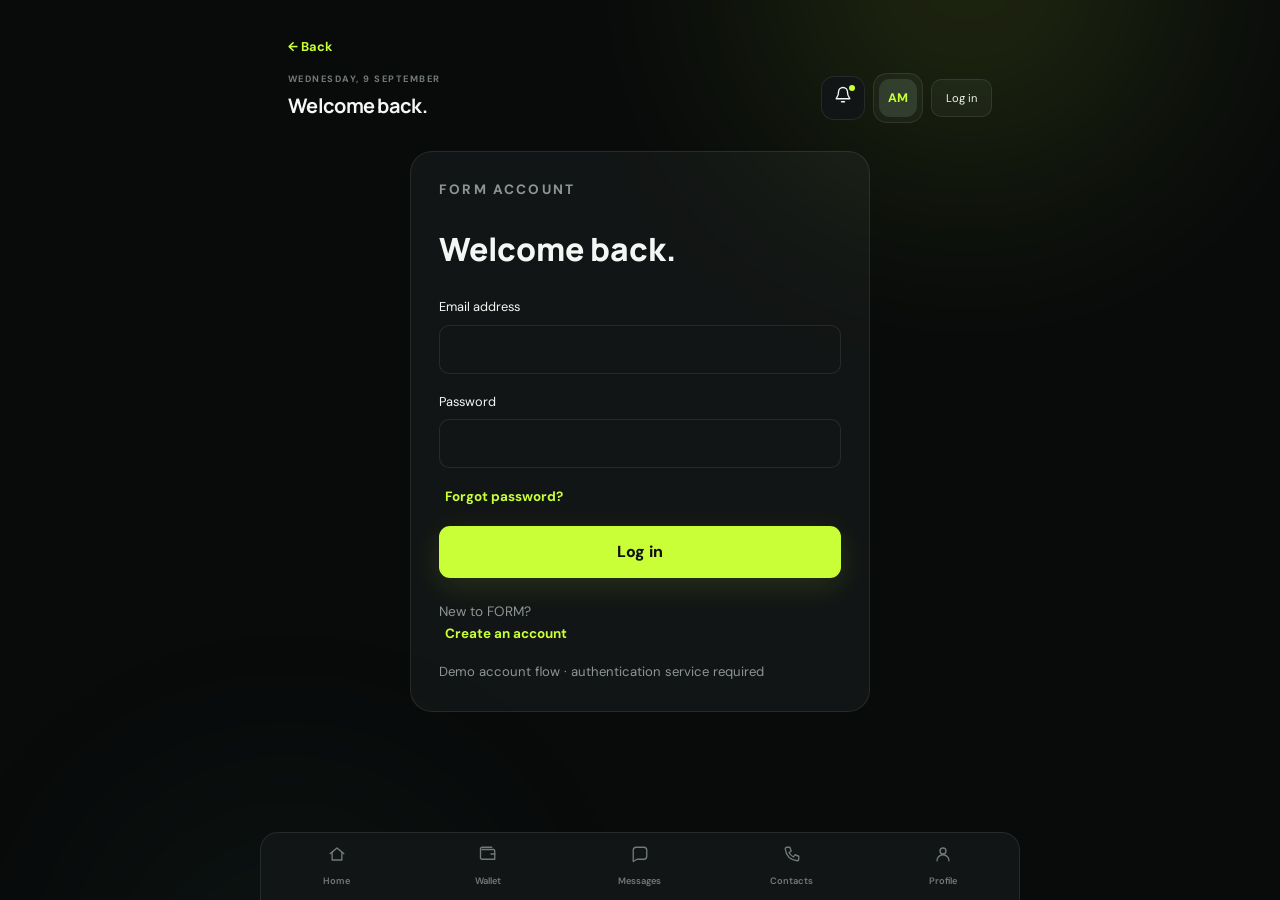
<file: login.html>
<!doctype html>
<html lang="en">
<head>
  <meta charset="utf-8">
  <meta name="viewport" content="width=device-width,initial-scale=1">
  <meta name="theme-color" content="#090b0b">
  <meta name="description" content="A premium fibodo custom coaching app experience.">
  <title>FORM Dark — Powered by fibodo</title>
  <link rel="preconnect" href="https://fonts.googleapis.com">
  <link rel="preconnect" href="https://fonts.gstatic.com" crossorigin>
  <link href="https://fonts.googleapis.com/css2?family=DM+Sans:wght@400;500;600;700&amp;family=Manrope:wght@500;600;700;800&amp;display=swap" rel="stylesheet">
  <link rel="stylesheet" href="app.css">
</head>
<body data-initial-view="login">
  <div class="ambient ambient-one"></div><div class="ambient ambient-two"></div>
  <aside class="sidebar" aria-label="Primary navigation">
    <a class="brand" href="#" aria-label="FORM home"><span class="brand-mark">F</span><span>FORM</span></a>
    <nav class="desktop-nav">
      <button class="nav-item active" data-view="home"><span data-icon="home"></span><em>Overview</em></button>
      <button class="nav-item" data-view="bookings"><span data-icon="calendar"></span><em>Bookings</em></button>
      <button class="nav-item" data-view="plans"><span data-icon="bolt"></span><em>My plan</em></button>
      <button class="nav-item" data-view="videos"><span data-icon="library"></span><em>Video library</em></button>
      <button class="nav-item" data-view="rewards"><span data-icon="trophy"></span><em>Achievements</em></button>
      <button class="nav-item" data-view="messages"><span data-icon="message"></span><em>Messages</em><b class="notice">2</b></button>
      <button class="nav-item" data-view="vouchers"><span data-icon="gift"></span><em>Vouchers</em></button>
    </nav>
    <div class="sidebar-foot"><span>Powered by</span><strong>fibodo</strong></div>
  </aside>

  <main class="shell">
    <button id="globalBack" class="global-back" type="button">← Back</button><header class="topbar">
      <div><p class="eyebrow">Wednesday, 9 September</p><h1 id="pageTitle">Hello Alex.</h1></div>
      <div class="top-actions"><div class="notification-menu"><button class="icon-btn" id="notificationToggle" aria-label="Open notifications" aria-expanded="false" aria-controls="notificationDropdown"><span data-icon="bell"></span><i></i></button><div class="notification-dropdown" id="notificationDropdown" aria-hidden="true"><header><div><p class="eyebrow">UPDATES</p><h3>Notifications</h3></div><span>4 new</span></header><div class="notification-news"><div class="notification-news-title"><div><p class="eyebrow">NEWS</p><h4>Latest from FORM.</h4></div><button data-view="news">View all</button></div><button data-view="news"><strong>Why consistency beats intensity</strong><small>Training · 4 min read</small></button><button data-view="news"><strong>Five high-protein lunches</strong><small>Nutrition · 3 min read</small></button></div><button data-view="bookings"><span class="notification-symbol"><span data-icon="calendar"></span></span><span><strong>Upcoming booking</strong><small>1:1 Performance Session tomorrow at 10:30</small><em>2 min ago</em></span></button><button data-view="plans"><span class="notification-symbol"><span data-icon="bolt"></span></span><span><strong>Remember to log your workout</strong><small>Record today’s session and how it felt.</small><em>1 hour ago</em></span></button><button data-view="messages"><span class="notification-symbol"><span data-icon="message"></span></span><span><strong>2 new messages</strong><small>Jordan replied about your next session.</small><em>Today</em></span></button><footer><button data-view="settings">Notification settings</button></footer></div></div><button class="profile" data-view="account" aria-label="Open account"><span>AM</span><b>Alex Morgan<small>Premium member</small></b></button><button class="outline-button" data-view="login">Log in</button></div>
    </header>

    <section class="view active" id="home">
      <div class="mobile-home-dashboard">
        <button class="mobile-business-card" data-view="about" aria-label="Learn more about FORM">
          <img class="mobile-business-headshot" src="images/pt-headshot.png" alt="FORM personal trainer">
          <div><p class="eyebrow">YOUR COACHING APP</p><h2>FORM</h2><p>Move well. Get strong. Feel capable.</p></div>
          <span class="mobile-business-arrow" data-icon="chevron"></span>
        </button>
        <button class="mobile-book-now" data-view="bookings"><span><small>YOUR SCHEDULE</small><strong>Upcoming Bookings</strong></span><span data-icon="arrow"></span></button>
        <div class="mobile-section-title"><div><p class="eyebrow">EXPLORE FORM</p><h3>Services.</h3></div></div>
        <div class="mobile-product-grid">
          <button data-view="productGroups"><span data-icon="user"></span><strong>Performance Session</strong><small>1:1 coaching</small></button>
          <button data-view="productGroups"><span data-icon="bolt"></span><strong>Strength Lab</strong><small>Small-group training</small></button>
          <button data-view="productGroups"><span data-icon="activity"></span><strong>Movement Review</strong><small>Mobility screening</small></button>
          <button data-view="eventDetail"><span data-icon="trophy"></span><strong>HYROX Performance Day</strong><small>One-day event</small></button>
        </div>
        <div class="mobile-section-title"><div><p class="eyebrow">MORE FROM FORM</p><h3>Additional services.</h3></div></div>
        <div class="mobile-product-grid additional-services-grid">
          <button data-view="onDemand"><span data-icon="play"></span><strong>OnDemand</strong><small>Watch anywhere</small></button>
          <button data-view="membershipShop"><span data-icon="crown"></span><strong>Memberships</strong><small>Join FORM</small></button>
          <button data-view="voucherShop"><span data-icon="gift"></span><strong>Vouchers</strong><small>Give an experience</small></button>
          <button data-view="plans"><span data-icon="bolt"></span><strong>Fitness Plans</strong><small>Your training plan</small></button>
          </div>
      </div>
      <div class="hero-card">
        <div class="hero-copy"><span class="pill">TODAY'S SESSION</span><p class="micro">WEEK 6 · STRENGTH</p><h2>Lower body<br>power.</h2><p>Build strength through controlled, compound movement.</p><div class="hero-meta"><span><b>48</b> min</span><span><b>7</b> exercises</span><span><b>High</b> intensity</span></div><button class="primary" data-video="Training plan overview">View workout<span data-icon="arrow"></span></button></div>
        <div class="hero-visual" aria-hidden="true"><div class="orb"></div><div class="rings"></div><div class="stat-float"><small>READINESS</small><strong>92<span>%</span></strong><i></i></div></div>
      </div>

      <div class="home-booking-actions" aria-label="Booking options">
        <button class="home-booking-button class-booking" data-view="productGroups"><span><small>TRAIN TOGETHER</small><strong>Book Class</strong></span><span class="booking-arrow" data-icon="arrow"></span></button>
        <button class="home-booking-button one-to-one-booking" data-view="productGroups"><span><small>PERSONAL COACHING</small><strong>Book 1:1</strong></span><span class="booking-arrow" data-icon="arrow"></span></button>
      </div>

      <div class="section-heading"><div><p class="eyebrow">YOUR DAY</p><h3>Keep your momentum.</h3></div><button class="text-btn" data-view-link="plans">View full plan <span data-icon="arrow"></span></button></div>
      <div class="dashboard-grid">
        <article class="card next-session"><div class="card-top"><span class="icon-chip"><span data-icon="calendar"></span></span><span class="status">CONFIRMED</span></div><p class="eyebrow">NEXT BOOKING</p><h4>1:1 Performance Session</h4><p class="muted">Thursday · 10:30–11:30</p><div class="coach"><span class="avatar">JT</span><div><b>Jordan Taylor</b><small>Head Coach</small></div><button class="round-btn" aria-label="Message Jordan" data-message><span data-icon="message"></span></button></div></article>
        <article class="card progress-card"><div class="card-top"><div><p class="eyebrow">WEEKLY PROGRESS</p><h4>4 of 5 sessions</h4></div><strong class="score">80%</strong></div><div class="bars" aria-label="Weekly activity"><i class="done"></i><i class="done"></i><i class="done"></i><i class="done"></i><i></i></div><p class="muted">One more session completes your strongest week yet.</p></article>
        <article class="card meal-card"><div class="meal-art"><span data-icon="leaf"></span></div><div><p class="eyebrow">MEAL OF THE DAY</p><h4>Sesame chicken bowl</h4><p class="muted">42g protein · 520 kcal</p></div></article>
      </div>
    </section>

    <section class="view" id="bookings">
      <div class="section-heading"><div><p class="eyebrow">SCHEDULE</p><h3>Your bookings.</h3></div></div>
      <div class="booking-browser"><div class="booking-filters" aria-label="Booking status"><button data-booking-filter="all" class="active">All dates</button><button data-booking-filter="booked" class="">Booked</button><button data-booking-filter="wishlist" class="">Wishlist</button><button data-booking-filter="waitlisted" class="">Waitlisted</button><button data-booking-filter="selected" class="">Selected</button><button data-booking-filter="available" class="">Available</button></div><details class="calendar-panel" open><summary>Calendar <span class="collapse-label">Expand / collapse</span></summary><div class="calendar-toolbar"><button id="previousMonth" aria-label="Previous month">‹</button><strong id="monthLabel"></strong><button id="nextMonth" aria-label="Next month">›</button></div><div class="calendar-weekdays"><span>Mon</span><span>Tue</span><span>Wed</span><span>Thu</span><span>Fri</span><span>Sat</span><span>Sun</span></div><div id="bookingCalendar" class="booking-calendar"></div><div class="calendar-legend"><span>✓ Booked</span><span>♡ Wishlist</span><span>◷ Waitlisted</span><span>● Selected</span><span>+ Available</span></div></details><div id="bookingResults" class="booking-results" aria-live="polite"></div></div><div class="mobile-section-title"><div><p class="eyebrow">YOUR SCHEDULE</p><h3>Upcoming bookings.</h3></div></div>
      <div class="mobile-section-title"><div><p class="eyebrow">YOUR COURSE</p><h3>Keep progressing.</h3></div></div>
      <button class="mobile-course-card" data-view="courseDetail"><span class="course-week">WEEK<strong>4</strong><small>OF 6</small></span><span class="course-copy"><small>ACTIVE COURSE</small><strong>Six-week Bootcamp</strong><em>Strength, conditioning and confidence</em><span class="course-progress"><i></i></span><b>67% complete</b></span><span data-icon="chevron"></span></button>
      <div class="mobile-section-title"><div><p class="eyebrow">UPCOMING EVENT</p></div></div>
      <button class="mobile-event-card" data-view="eventDetail"><span class="event-date"><b>24</b><small>OCT</small></span><span><small>ONE-DAY EVENT</small><strong>HYROX Performance Day</strong><em>09:00–17:00 · FORM Training Centre</em></span><span data-icon="arrow"></span></button>
    </section>

    <section class="view" id="plans"><div class="section-heading"><div><p class="eyebrow">PERSONALISED FOR YOU</p><h3>Your training plan.</h3></div><div class="week-switch"><button>‹</button><span>Week 6 of 8</span><button>›</button></div></div><div class="plan-grid"><article class="program-feature"><div><span class="pill">TODAY · 48 MIN</span><h2>Lower body power</h2><p>7 exercises · High intensity</p><button class="primary" data-video="Training plan overview">View workout<span data-icon="play"></span></button></div><div class="program-number">06</div></article><div class="exercise-list"><article class="exercise complete"><span class="exercise-num">01</span><div><h4>Back squat</h4><p>4 sets · 6 reps · 2 min rest</p></div><button class="video-btn" data-video="Back squat"><span data-icon="play"></span> Demo</button></article><article class="exercise"><span class="exercise-num">02</span><div><h4>Romanian deadlift</h4><p>4 sets · 8 reps · 90 sec rest</p></div><button class="video-btn" data-video="Romanian deadlift"><span data-icon="play"></span> Demo</button></article><article class="exercise"><span class="exercise-num">03</span><div><h4>Bulgarian split squat</h4><p>3 sets · 10 reps each side</p></div><button class="video-btn" data-video="Bulgarian split squat"><span data-icon="play"></span> Demo</button></article><article class="exercise"><span class="exercise-num">04</span><div><h4>Sled push</h4><p>5 rounds · 20 metres</p></div><button class="video-btn" data-video="Sled push"><span data-icon="play"></span> Demo</button></article></div></div></section>

    <section class="view" id="messages"><div class="messages-shell"><div class="conversations"><div class="section-heading compact"><div><p class="eyebrow">SUPPORT</p><h3>Messages.</h3></div></div><button class="conversation active"><span class="avatar online">JT</span><div><b>Jordan Taylor</b><p>Perfect — keep the tempo controlled...</p></div><time>14:24</time></button><button class="conversation"><span class="avatar">MC</span><div><b>Maya Chen</b><p>Your mobility session is ready.</p></div><time>MON</time></button></div><div class="chat"><header><span class="avatar online">JT</span><div><h4>Jordan Taylor</h4><p>Head Coach · Online</p></div><button class="round-btn"><span data-icon="video"></span></button></header><div class="chat-body" id="chatBody"><div class="bubble coach-bubble">Great work on yesterday’s session. How are the legs feeling today?<time>13:48</time></div><div class="bubble user-bubble">Feeling good. A little tight through the hips, but energy is high.<time>14:02</time></div><div class="bubble coach-bubble">Perfect — keep the tempo controlled today. I’ve added a short mobility warm-up before your squats.<time>14:24</time></div></div><form class="composer" id="messageForm"><input id="messageInput" aria-label="Message Jordan" placeholder="Message Jordan..." autocomplete="off"><button aria-label="Send message"><span data-icon="send"></span></button></form></div></div></section>

    <section class="view" id="vouchers"><div class="voucher-hero"><p class="eyebrow">SHARE THE EXPERIENCE</p><h2>A gift that<br>moves with them.</h2><p>Give personalised coaching, premium sessions or complete freedom to choose.</p></div><div class="voucher-grid"><button class="voucher" data-value="50"><small>FORM GIFT</small><strong>£50</strong><span>Digital voucher</span><i>F</i></button><button class="voucher selected" data-value="100"><small>FORM GIFT</small><strong>£100</strong><span>Digital voucher</span><i>F</i></button><button class="voucher" data-value="200"><small>FORM GIFT</small><strong>£200</strong><span>Digital voucher</span><i>F</i></button></div><div class="voucher-checkout card"><div><p class="eyebrow">YOUR SELECTION</p><h3 id="voucherValue">£100 gift voucher</h3><p class="muted">Delivered instantly by email with your personal message.</p></div><button class="primary" id="buyVoucher">Purchase securely <span data-icon="lock"></span></button></div></section>
    <section class="view" id="videos">
      <div class="video-library-head"><div><p class="eyebrow">LEARN · MOVE · PROGRESS</p><h3>Video library.</h3><p>Expert guidance for every part of your programme.</p></div><label class="video-search"><span data-icon="search"></span><input id="videoSearch" type="search" placeholder="Search videos" aria-label="Search video library"></label></div>
      <div class="video-filters" aria-label="Video categories"><button class="active" data-filter="all">All videos</button><button data-filter="strength">Strength</button><button data-filter="technique">Technique</button><button data-filter="mobility">Mobility</button><button data-filter="nutrition">Nutrition</button></div>
      <article class="featured-video"><button class="featured-play" aria-label="Play featured squat video"><span data-icon="play"></span></button><div class="featured-shade"></div><div class="featured-copy"><span class="pill">FEATURED · TECHNIQUE</span><h2>Build a stronger squat.</h2><p>Four clear steps for better mechanics, control and lower-body strength.</p><button class="primary video-open" data-video-id="gcNh17Ckjgg" data-title="How to properly squat for growth">Watch now <span data-icon="play"></span></button></div></article>
      <div class="section-heading video-section-heading"><div><p class="eyebrow">RECOMMENDED FOR YOU</p><h3>Keep learning.</h3></div><span id="videoCount">8 videos</span></div>
      <div class="video-grid" id="videoGrid">
        <article class="video-card" data-category="technique strength" data-search="squat lower body growth technique"><button class="video-thumb video-open" data-video-id="gcNh17Ckjgg" data-title="How to properly squat for growth" style="--thumb:url('https://i.ytimg.com/vi/gcNh17Ckjgg/hqdefault.jpg')"><span class="play-badge"><span data-icon="play"></span></span><small>05:35</small></button><div><span>TECHNIQUE</span><h4>How to properly squat for growth</h4><p>Renaissance Periodization</p></div></article>
        <article class="video-card" data-category="technique strength" data-search="deadlift foundational movement form technique"><button class="video-thumb video-open" data-video-id="op9kVnSso6Q" data-title="The deadlift: foundational movement" style="--thumb:url('https://i.ytimg.com/vi/op9kVnSso6Q/hqdefault.jpg')"><span class="play-badge"><span data-icon="play"></span></span><small>01:22</small></button><div><span>TECHNIQUE</span><h4>The deadlift: foundational movement</h4><p>CrossFit</p></div></article>
        <article class="video-card" data-category="technique strength" data-search="bench press perfect technique powerlifting chest"><button class="video-thumb video-open" data-video-id="vcBig73ojpE" data-title="Bench press with perfect technique" style="--thumb:url('https://i.ytimg.com/vi/vcBig73ojpE/hqdefault.jpg')"><span class="play-badge"><span data-icon="play"></span></span><small>10:36</small></button><div><span>STRENGTH</span><h4>Bench press with perfect technique</h4><p>Jeff Nippard</p></div></article>
        <article class="video-card" data-category="mobility" data-search="hip mobility follow along lower body warm up"><button class="video-thumb video-open" data-video-id="jj2AAH6jbHk" data-title="12-minute hip mobility routine" style="--thumb:url('https://i.ytimg.com/vi/jj2AAH6jbHk/hqdefault.jpg')"><span class="play-badge"><span data-icon="play"></span></span><small>12:00</small></button><div><span>MOBILITY</span><h4>12-minute hip mobility routine</h4><p>Tom Merrick</p></div></article>
        <article class="video-card" data-category="mobility" data-search="full body mobility flexibility follow along recovery"><button class="video-thumb video-open" data-video-id="R3WDe7byUXo" data-title="15-minute full-body mobility" style="--thumb:url('https://i.ytimg.com/vi/R3WDe7byUXo/hqdefault.jpg')"><span class="play-badge"><span data-icon="play"></span></span><small>15:00</small></button><div><span>MOBILITY</span><h4>15-minute full-body mobility</h4><p>Tom Merrick</p></div></article>
        <article class="video-card" data-category="strength technique" data-search="pull ups wide back technique upper body"><button class="video-thumb video-open" data-video-id="Hdc7Mw6BIEE" data-title="The best way to do pull-ups" style="--thumb:url('https://i.ytimg.com/vi/Hdc7Mw6BIEE/hqdefault.jpg')"><span class="play-badge"><span data-icon="play"></span></span><small>08:44</small></button><div><span>STRENGTH</span><h4>The best way to do pull-ups</h4><p>Jeff Nippard</p></div></article>
        <article class="video-card" data-category="nutrition" data-search="high protein meal prep recipes nutrition"><button class="video-thumb video-open" data-video-id="i07z8HATIVw" data-title="One-hour high-protein meal prep" style="--thumb:url('https://i.ytimg.com/vi/i07z8HATIVw/hqdefault.jpg')"><span class="play-badge"><span data-icon="play"></span></span><small>22:18</small></button><div><span>NUTRITION</span><h4>One-hour high-protein meal prep</h4><p>Fitness food guide</p></div></article>
        <article class="video-card" data-category="nutrition" data-search="high protein meal prep flavour recipes healthy"><button class="video-thumb video-open" data-video-id="GOLY1I0yXzI" data-title="High-protein meal prep you'll want to eat" style="--thumb:url('https://i.ytimg.com/vi/GOLY1I0yXzI/hqdefault.jpg')"><span class="play-badge"><span data-icon="play"></span></span><small>16:42</small></button><div><span>NUTRITION</span><h4>High-protein meals you’ll want to eat</h4><p>Meal prep essentials</p></div></article>
      </div>
      <div class="video-empty" id="videoEmpty"><span data-icon="search"></span><h4>No videos found</h4><p>Try another search or category.</p></div>
    </section>
    <section class="view" id="rewards">
      <div class="rewards-hero">
        <div class="level-orbit"><div class="level-ring"><span>LEVEL</span><strong id="levelNumber">12</strong><small>ATHLETE</small></div><i></i><b class="orbit-dot"></b></div>
        <div class="rewards-copy"><p class="eyebrow">YOUR MOMENTUM</p><h2>Every move<br>counts.</h2><p>Earn points for consistency, unlock achievements and turn small wins into lasting progress.</p><div class="xp-progress"><div><span>Level 12</span><b><span id="currentXp">2,460</span> / 3,000 XP</b></div><i><em id="xpFill"></em></i><small><strong id="xpRemaining">540 XP</strong> to Level 13</small></div></div>
        <div class="rewards-stats"><div><span data-icon="flame"></span><strong>9</strong><small>DAY STREAK</small></div><div><span data-icon="star"></span><strong id="pointsTotal">2,460</strong><small>TOTAL XP</small></div><div><span data-icon="medal"></span><strong>14</strong><small>BADGES</small></div></div>
      </div>
      <div class="section-heading"><div><p class="eyebrow">THIS WEEK</p><h3>Challenges.</h3></div><span class="challenge-reset">Resets Monday</span></div>
      <div class="challenge-grid">
        <article class="challenge-card active-challenge"><div class="challenge-icon"><span data-icon="bolt"></span></div><div class="challenge-copy"><span>POWER WEEK</span><h4>Complete five workouts</h4><p>4 of 5 sessions completed</p><div class="challenge-bar"><i style="--challenge:80%"></i></div></div><div class="challenge-reward"><b>+250</b><small>XP</small><button data-claim="120" data-action="Workout logged">Log session</button></div></article>
        <article class="challenge-card"><div class="challenge-icon amber"><span data-icon="flame"></span></div><div class="challenge-copy"><span>CONSISTENCY</span><h4>Keep your streak alive</h4><p>Train or check in today</p><div class="challenge-bar"><i style="--challenge:64%"></i></div></div><div class="challenge-reward"><b>+100</b><small>XP</small><button data-claim="60" data-action="Daily check-in complete">Check in</button></div></article>
        <article class="challenge-card"><div class="challenge-icon violet"><span data-icon="leaf"></span></div><div class="challenge-copy"><span>FUELLED</span><h4>Log three meal-plan days</h4><p>2 of 3 days completed</p><div class="challenge-bar"><i style="--challenge:66%"></i></div></div><div class="challenge-reward"><b>+150</b><small>XP</small><button data-claim="75" data-action="Meal-plan day logged">Log meals</button></div></article>
      </div>
      <div class="rewards-lower">
        <section class="achievements-panel"><div class="panel-heading"><div><p class="eyebrow">COLLECTION</p><h3>Achievements.</h3></div><button>View all</button></div><div class="badge-grid"><article class="badge unlocked"><div><span data-icon="flame"></span></div><h4>On fire</h4><p>7-day streak</p></article><article class="badge unlocked"><div><span data-icon="crown"></span></div><h4>Early riser</h4><p>10 sessions before 9am</p></article><article class="badge unlocked"><div><span data-icon="medal"></span></div><h4>Century club</h4><p>100 workouts completed</p></article><article class="badge locked"><div><span data-icon="lock"></span></div><h4>Unstoppable</h4><p>Complete 12 weeks</p></article></div></section>
        <section class="leaderboard-panel"><div class="panel-heading"><div><p class="eyebrow">YOUR COMMUNITY</p><h3>Leaderboard.</h3></div><span>THIS MONTH</span></div><div class="leader-row"><b>1</b><span class="avatar gold">SK</span><div><strong>Sam King</strong><small>Level 16</small></div><em>4,820 XP</em></div><div class="leader-row"><b>2</b><span class="avatar silver">MP</span><div><strong>Maya Patel</strong><small>Level 14</small></div><em>3,740 XP</em></div><div class="leader-row you"><b>3</b><span class="avatar">AM</span><div><strong>Alex Morgan <i>YOU</i></strong><small>Level 12</small></div><em id="leaderXp">2,460 XP</em></div><div class="leader-row"><b>4</b><span class="avatar bronze">JL</span><div><strong>Jamie Lee</strong><small>Level 11</small></div><em>2,130 XP</em></div></section>
      </div>
    </section>
    <section class="view account-view" id="account">
      <div class="account-tile-grid">
        <button class="account-tile feature-tile" data-view="passwordPage"><span class="tile-icon"><span data-icon="lock"></span></span><div><strong>Password</strong><small>Change your password</small></div><span data-icon="chevron"></span></button>
        <button class="account-tile" data-view="cardsPage"><span class="tile-icon"><span data-icon="card"></span></span><div><strong>Cards</strong><small>Manage payment cards</small></div><span data-icon="chevron"></span></button>
        <button class="account-tile" data-view="familyPage"><span class="tile-icon"><span data-icon="user"></span></span><div><strong>Family members</strong><small>Manage linked people</small></div><span data-icon="chevron"></span></button>
        <button class="account-tile" data-view="qrCode"><span class="tile-icon"><span data-icon="activity"></span></span><div><strong>QR code</strong><small>Your member pass</small></div><span data-icon="chevron"></span></button>
        <button class="account-tile" data-view="settings"><span class="tile-icon"><span data-icon="settings"></span></span><div><strong>Settings</strong><small>Security and preferences</small></div><span data-icon="chevron"></span></button>
      </div>
    </section>

    <section class="view detail-view" id="passwordPage">
      <div class="detail-heading"><div><p class="eyebrow">SECURITY</p><h2>Password.</h2><p>Choose a strong password to keep your account protected.</p></div></div>
      <form class="account-form card compact-account-form"><div class="form-grid"><label class="wide">Current password<input type="password" autocomplete="current-password" placeholder="Enter current password"></label><label>New password<input type="password" autocomplete="new-password" placeholder="At least 8 characters"></label><label>Confirm new password<input type="password" autocomplete="new-password" placeholder="Repeat new password"></label></div><div class="form-actions"><span>Use at least 8 characters</span><button class="primary" type="button" data-action-toast="Password updated securely">Update password</button></div></form>
    </section>

    <section class="view detail-view" id="cardsPage">
      <div><div class="detail-heading"><div><p class="eyebrow">PAYMENT DETAILS</p><h2>Cards.</h2><p>Manage the cards used for bookings and memberships.</p></div></div><article class="card empty-card-state" id="emptyCards"><div class="empty-card-illustration"><span data-icon="card"></span><i>+</i></div><p class="eyebrow">READY WHEN YOU ARE</p><h3>No cards added yet.</h3><p>Add a payment card to make your next booking easier.</p><button class="primary" data-view="addCardPreview">Add your first card <span data-icon="plus"></span></button><div class="wallet-security"><span data-icon="shield"></span><p>Payment details are handled by your payment provider.</p></div></article><article class="card payment-panel" id="demoSavedCard" hidden><p class="eyebrow">DEMO PAYMENT METHOD</p><div class="saved-card"><span class="card-brand">VISA</span><div><strong>•••• 4242</strong><small>Example card · no payment details stored</small></div></div><button class="text-btn" id="removeDemoCard">Remove demo card</button></article></div></section>

    <section class="view detail-view" id="familyPage">
      <div class="detail-heading"><div><p class="eyebrow">LINKED PEOPLE</p><h2>Family members.</h2><p>Manage people connected to your account.</p></div><button class="primary" type="button" data-action-toast="Add family member opened">Add member <span data-icon="plus"></span></button></div>
      <div class="contact-list family-list"><article><span class="avatar">SM</span><div><strong>Sam Morgan</strong><p>Family member · Emergency contact</p></div><button data-action-toast="Sam Morgan details opened">Details</button></article><article><span class="avatar">EM</span><div><strong>Ellie Morgan</strong><p>Family member</p></div><button data-action-toast="Ellie Morgan details opened">Details</button></article></div>
    </section>

    <section class="view detail-view" id="profilePage"><div class="detail-heading"><div><p class="eyebrow">PERSONAL DETAILS</p><h2>Your profile.</h2><p>Keep your coach up to date with your goals and preferences.</p></div><div class="large-avatar">AM<button aria-label="Change profile photo"><span data-icon="camera"></span></button></div></div><form class="account-form card" id="profileForm"><div class="form-grid"><label>First name<input name="firstName" value="Alex"></label><label>Last name<input name="lastName" value="Morgan"></label><label>Email address<input name="email" type="email" value="alex.morgan@example.com"></label><label>Mobile number<input name="phone" type="tel" value="+44 7700 900123"></label><label>Date of birth<input name="dob" type="date" value="1990-04-12"></label><label>Preferred pronouns<select name="pronouns"><option>They / them</option><option>She / her</option><option>He / him</option></select></label><label class="wide">Primary goal<select name="goal"><option>Build strength</option><option>Improve fitness</option><option>Lose body fat</option><option>Move better</option></select></label><label class="wide">Anything your coach should know<textarea name="coachNotes">Working towards a stronger squat while improving hip mobility.</textarea></label></div><div class="form-actions"><span>Last updated today</span><button class="primary" type="submit">Save changes</button></div></form></section>

    <section class="view detail-view" id="wallet"><div class="detail-heading"><div><p class="eyebrow">PAYMENTS &amp; PASSES</p><h2>Your wallet.</h2><p>Manage payment methods, account credit and active passes.</p></div><button class="primary" id="addPayment" data-view="addCardPreview">Add payment method <span data-icon="plus"></span></button></div><div class="wallet-grid"><article class="payment-panel card"><div class="panel-heading"><div><p class="eyebrow">PAYMENT METHODS</p><h3>Saved cards.</h3></div></div><div id="walletCardState" class="wallet-empty"><p>No payment cards added.</p><button class="text-btn" data-view="cardsPage">Manage cards</button></div><div class="wallet-security"><span data-icon="shield"></span><p><strong>Payments are protected</strong><small>Your card details are securely encrypted.</small></p></div></article></div><div class="pass-panel card"><div><p class="eyebrow">ACTIVE PASS</p><h3>10 Session Performance Pack</h3><span>6 sessions remaining · Valid until 30 November 2026</span></div><div class="pass-uses"><i><em></em></i><strong>6 / 10</strong></div></div></section>

    <section class="view detail-view" id="membership"><div class="detail-heading"><div><p class="eyebrow">YOUR PLAN</p><h2>Membership.</h2><p>Your coaching, benefits and billing in one place.</p></div></div><article class="membership-hero"><div><span class="pill">ACTIVE</span><p>FORM</p><h2>Premium</h2><small>Complete coaching membership</small></div><div class="membership-price"><strong>£89</strong><span>/ month</span><small>Next payment 1 November</small></div></article><div class="membership-grid"><article class="card"><p class="eyebrow">INCLUDED</p><ul class="benefit-list"><li><span data-icon="check"></span>Four 1:1 coaching sessions</li><li><span data-icon="check"></span>Personalised training programme</li><li><span data-icon="check"></span>Unlimited coach messaging</li><li><span data-icon="check"></span>Full video library access</li></ul></article><article class="card membership-actions"><p class="eyebrow">MANAGE</p><button data-view="membershipShop">Change membership <span data-icon="chevron"></span></button><button data-view="billingHistory">View billing history <span data-icon="chevron"></span></button></article></div></section>

    <section class="view detail-view" id="settings"><div class="detail-heading"><div><p class="eyebrow">PREFERENCES</p><h2>Settings.</h2><p>Control how your app works for you.</p></div></div><div class="settings-groups"><section class="settings-card card"><div class="settings-title"><span data-icon="bell"></span><div><h3>Notifications</h3><p>Choose what you want to hear about.</p></div></div><label class="setting-row"><span><strong>Booking reminders</strong><small>Receive reminders before sessions</small></span><input type="checkbox" checked><i></i></label><label class="setting-row"><span><strong>Coach messages</strong><small>Alert me when my coach replies</small></span><input type="checkbox" checked><i></i></label><label class="setting-row"><span><strong>Progress updates</strong><small>Weekly performance summaries</small></span><input type="checkbox" checked><i></i></label></section><section class="settings-card card"><div class="settings-title"><span data-icon="settings"></span><div><h3>App preferences</h3><p>Personalise your experience.</p></div></div><label class="setting-select"><span>Units</span><select><option>Metric — kg</option><option>Imperial — lb</option></select></label><label class="setting-select"><span>Start of week</span><select><option>Monday</option><option>Sunday</option></select></label><label class="setting-row"><span><strong>Sound effects</strong><small>Workout timers and achievements</small></span><input type="checkbox"><i></i></label></section><section class="settings-card card"><div class="settings-title"><span data-icon="shield"></span><div><h3>Privacy &amp; security</h3><p>Manage your data and account access.</p></div></div><button class="settings-link" data-account-action="Password settings">Change password <span data-icon="chevron"></span></button><button class="settings-link" data-account-action="Privacy settings">Privacy preferences <span data-icon="chevron"></span></button><button class="settings-link" data-account-action="Data download">Download my data <span data-icon="chevron"></span></button></section></div><button class="sign-out"><span data-icon="logout"></span> Sign out</button></section>

    <section class="view detail-view" id="help"><div class="detail-heading"><div><p class="eyebrow">WE'RE HERE TO HELP</p><h2>Help &amp; support.</h2><p>Find an answer or speak to the team.</p></div></div><div class="support-grid"><button data-account-action="Message support"><span data-icon="message"></span><strong>Message support</strong><small>Usually replies within one hour</small></button><button data-account-action="Call support"><span data-icon="phone"></span><strong>Call us</strong><small>Monday–Friday, 8am–6pm</small></button><button data-account-action="Help centre"><span data-icon="document"></span><strong>Help centre</strong><small>Guides and common questions</small></button></div><div class="faq-panel card"><p class="eyebrow">POPULAR QUESTIONS</p><details><summary>How do I reschedule a booking?<span>+</span></summary><p>Open Bookings, choose the session and select reschedule. Available times will appear instantly.</p></details><details><summary>Where can I see my completed workouts?<span>+</span></summary><p>Your completed sessions appear in Activity, including recorded sets, volume and session notes.</p></details><details><summary>How do vouchers and account credit work?<span>+</span></summary><p>Redeemed vouchers are added to your wallet and can be used automatically at checkout.</p></details><details><summary>Can my coach see my workout notes?<span>+</span></summary><p>Yes. Notes saved in the performance tracker can be reviewed by your coach to personalise future sessions.</p></details></div></section>
    <section class="view portal-view" id="onDemand"><div class="detail-heading"><div><p class="eyebrow">WATCH ANYWHERE</p><h2>OnDemand.</h2><p>Coach-led sessions, technique guides and programmes whenever you need them.</p></div></div><div class="feature-strip"><span class="pill">NEW SERIES</span><h2>Stronger foundations.</h2><p>A six-part programme built around confident movement.</p><button class="primary video-open" data-video-id="gcNh17Ckjgg" data-title="How to properly squat for growth">Start watching <span data-icon="play"></span></button></div><div class="subnav"><button class="active">Featured</button><button>Playlists</button><button>Continue watching</button></div><div class="media-grid"><article><div class="media-art art-one"><button class="video-open" data-video-id="gcNh17Ckjgg" data-title="How to properly squat for growth"><span data-icon="play"></span></button><small>32 MIN</small></div><h3>Full body strength</h3><p>Strength Foundations · Episode 1</p></article><article><div class="media-art art-two"><button class="video-open" data-video-id="gcNh17Ckjgg" data-title="How to properly squat for growth"><span data-icon="play"></span></button><small>18 MIN</small></div><h3>Mobility reset</h3><p>Move Better · Episode 4</p></article><article><div class="media-art art-three"><button class="video-open" data-video-id="gcNh17Ckjgg" data-title="How to properly squat for growth"><span data-icon="play"></span></button><small>24 MIN</small></div><h3>Core control</h3><p>Essential Strength · Episode 2</p></article></div><div class="account-section-heading"><p class="eyebrow">PLAYLISTS</p><h3>Made for your goals.</h3></div><div class="playlist-grid"><button data-view="strengthPlaylist"><b>4 videos</b><strong>Build strength</strong><span>Progressive sessions for confident lifting</span></button><button data-action-toast="Mobility playlist opened"><b>8 sessions</b><strong>Move better</strong><span>Mobility, recovery and flexibility</span></button><button data-action-toast="Quick workouts opened"><b>10 sessions</b><strong>Under 30 minutes</strong><span>Focused training for busy days</span></button></div></section>

    <section class="view portal-view" id="membershipShop"><div class="detail-heading"><div><p class="eyebrow">MEMBERSHIPS</p><h2>Choose your level.</h2><p>Flexible coaching memberships designed around the support you need.</p></div></div><div class="current-membership-link card"><div><p class="eyebrow">YOUR ACTIVE MEMBERSHIP</p><strong>FORM Premium · £89 / month</strong></div><button class="outline-button" data-view="membership">Manage membership</button></div><div class="commerce-grid"><article><span>ESSENTIAL</span><h3>Build consistency</h3><p>Gym access, plans and OnDemand.</p><strong>£39<small>/month</small></strong><ul><li>Full OnDemand library</li><li>Monthly plan update</li><li>Member pricing</li></ul><button class="primary journey-start" data-kind="membership" data-product="Essential Membership" data-price="£39/month">Choose Essential</button></article><article class="popular"><i>MOST POPULAR</i><span>PREMIUM</span><h3>Complete coaching</h3><p>Personal guidance and accountability.</p><strong>£89<small>/month</small></strong><ul><li>Everything in Essential</li><li>Four 1:1 sessions</li><li>Unlimited messaging</li></ul><button class="primary journey-start" data-kind="membership" data-product="Premium Membership" data-price="£89/month">Choose Premium</button></article><article><span>ELITE</span><h3>Maximum support</h3><p>High-touch coaching and recovery.</p><strong>£149<small>/month</small></strong><ul><li>Everything in Premium</li><li>Weekly 1:1 session</li><li>Priority booking</li></ul><button class="primary journey-start" data-kind="membership" data-product="Elite Membership" data-price="£149/month">Choose Elite</button></article></div></section>

    <section class="view portal-view" id="voucherShop"><div class="detail-heading"><div><p class="eyebrow">VOUCHERS</p><h2>Give something meaningful.</h2><p>Choose an experience or let them decide with flexible credit.</p></div></div><div class="commerce-grid"><article><span>FLEXIBLE</span><h3>Digital gift card</h3><p>Redeem against any session or membership.</p><strong>From £25</strong><button class="primary journey-start" data-kind="voucher" data-product="Digital Gift Card" data-price="£50">Select voucher</button></article><article><span>COACHING</span><h3>1:1 performance session</h3><p>A personalised 60-minute coaching experience.</p><strong>£65</strong><button class="primary journey-start" data-kind="voucher" data-product="1:1 Performance Voucher" data-price="£65">Select voucher</button></article><article><span>PACK</span><h3>Three session pack</h3><p>Momentum, progression and expert support.</p><strong>£175</strong><button class="primary journey-start" data-kind="voucher" data-product="Three Session Voucher" data-price="£175">Select voucher</button></article></div></section>

    <section class="view portal-view" id="productGroups"><div class="detail-heading"><div><p class="eyebrow">BOOK AN EXPERIENCE</p><h2>Product groups.</h2><p>Choose a service, find a time and confirm your place.</p></div></div><div class="commerce-grid"><article><span>1:1 COACHING</span><h3>Performance session</h3><p>Personalised coaching built around you.</p><strong>From £65</strong><button class="primary journey-start" data-kind="booking" data-product="1:1 Performance Session" data-price="£65">Book now</button></article><article><span>SMALL GROUP</span><h3>Strength Lab</h3><p>Technique and progression, maximum six people.</p><strong>£18</strong><button class="primary journey-start" data-kind="booking" data-product="Strength Lab" data-price="£18">Book now</button></article><article><span>RECOVERY</span><h3>Movement review</h3><p>Mobility screening and personalised reset.</p><strong>£45</strong><button class="primary journey-start" data-kind="booking" data-product="Movement Review" data-price="£45">Book now</button></article></div></section>

    <section class="view portal-view" id="about">
      <div class="about-hero"><p class="eyebrow">ABOUT FORM</p><h2>Coaching for a stronger life.</h2><p>We combine expert coaching, thoughtful programming and a genuinely personal approach.</p></div>

      <section class="about-content-section about-story">
        <div class="about-section-heading"><span class="about-section-number">01</span><div><p class="eyebrow">ABOUT</p><h3>Training built around real life.</h3></div></div>
        <div class="about-story-grid">
          <div class="about-story-copy"><p>FORM is a personal coaching community for people who want to move well, get stronger and feel more capable in everyday life. Every session is shaped around your goals, experience and schedule.</p><p>We keep coaching clear and useful: thoughtful programming, individual attention and honest progress you can feel — inside and outside the gym.</p></div>
          <aside class="about-coach-card"><img src="images/pt-headshot.png" alt="FORM head coach Jordan Taylor"><div><small>HEAD COACH</small><strong>Jordan Taylor</strong><span>Strength · Movement · Performance</span></div></aside>
        </div>
      </section>

      <section class="about-content-section">
        <div class="about-section-heading"><span class="about-section-number">02</span><div><p class="eyebrow">SOCIAL</p><h3>Follow the work between sessions.</h3></div></div>
        <div class="social-link-grid">
          <button data-action-toast="Instagram opened"><span class="social-monogram">IG</span><span><strong>Instagram</strong><small>Training ideas, member stories and daily motivation</small></span><em>@formcoaching</em><span data-icon="arrow"></span></button>
          <button data-action-toast="YouTube opened"><span class="social-monogram">YT</span><span><strong>YouTube</strong><small>Technique guides, full sessions and coach advice</small></span><em>FORM Coaching</em><span data-icon="arrow"></span></button>
          <button data-action-toast="Facebook opened"><span class="social-monogram">FB</span><span><strong>Facebook</strong><small>Community news, events and programme updates</small></span><em>FORM Community</em><span data-icon="arrow"></span></button>
        </div>
      </section>

      <section class="about-content-section">
        <div class="about-section-heading"><span class="about-section-number">03</span><div><p class="eyebrow">CREDENTIALS</p><h3>Qualified, insured and always developing.</h3></div></div>
        <div class="credential-grid">
          <article><span data-icon="shield"></span><div><strong>Level 3 Personal Training</strong><small>CIMSPA recognised qualification</small></div><b>VERIFIED</b></article>
          <article><span data-icon="activity"></span><div><strong>Strength &amp; Conditioning</strong><small>Advanced performance coaching</small></div><b>VERIFIED</b></article>
          <article><span data-icon="help"></span><div><strong>Emergency First Aid</strong><small>Current workplace certification</small></div><b>VERIFIED</b></article>
          <article><span data-icon="document"></span><div><strong>Professional Insurance</strong><small>Public liability and professional cover</small></div><b>ACTIVE</b></article>
        </div>
      </section>

      <section class="about-content-section about-reviews-overview">
        <div class="about-section-heading"><span class="about-section-number">04</span><div><p class="eyebrow">REVIEWS</p><h3>Trusted by the people we coach.</h3></div></div>
        <button class="review-summary-link" data-view="reviews" aria-label="Read all 40 five-star reviews">
          <span class="review-score">5.0</span>
          <span class="review-summary-copy"><span class="review-stars" aria-label="5 out of 5 stars">★★★★★</span><strong>40 reviews</strong><small>Based on verified member feedback</small></span>
          <span class="review-quote">“The most considered coaching I’ve experienced.”</span>
          <span class="review-link-label">Read all reviews <span data-icon="arrow"></span></span>
        </button>
      </section>
    </section>

    <section class="view portal-view" id="reviews">
      <div class="reviews-hero">
        <div><p class="eyebrow">MEMBER REVIEWS</p><h2>Real progress.<br>Real people.</h2><p>Feedback from members training with FORM.</p></div>
        <div class="reviews-score-panel"><strong>5.0</strong><span class="review-stars" aria-label="5 out of 5 stars">★★★★★</span><b>40 verified reviews</b></div>
      </div>
      <div class="reviews-breakdown card">
        <div><span>5 stars</span><i><em style="width:100%"></em></i><strong>40</strong></div>
        <div><span>4 stars</span><i><em style="width:0%"></em></i><strong>0</strong></div>
        <div><span>3 stars</span><i><em style="width:0%"></em></i><strong>0</strong></div>
        <div><span>2 stars</span><i><em style="width:0%"></em></i><strong>0</strong></div>
        <div><span>1 star</span><i><em style="width:0%"></em></i><strong>0</strong></div>
      </div>
      <div class="reviews-toolbar"><div><p class="eyebrow">LATEST FEEDBACK</p><h3>What members say.</h3></div><span>Showing 6 of 40</span></div>
      <div class="review-card-grid">
        <article class="review-card"><div><span class="review-stars">★★★★★</span><time>2 weeks ago</time></div><blockquote>“Jordan takes time to understand what I need from every session. I feel stronger, more confident and never rushed.”</blockquote><footer><span class="avatar">SK</span><span><strong>Sam K.</strong><small>Member for 14 months · Verified</small></span></footer></article>
        <article class="review-card"><div><span class="review-stars">★★★★★</span><time>1 month ago</time></div><blockquote>“The programme fits around my work and still keeps me accountable. It is the first plan I have followed consistently.”</blockquote><footer><span class="avatar">RP</span><span><strong>Riley P.</strong><small>Member for 9 months · Verified</small></span></footer></article>
        <article class="review-card"><div><span class="review-stars">★★★★★</span><time>1 month ago</time></div><blockquote>“Clear coaching, a welcoming space and progress I can actually measure. FORM has changed how I think about training.”</blockquote><footer><span class="avatar">JL</span><span><strong>Jamie L.</strong><small>Member for 2 years · Verified</small></span></footer></article>
        <article class="review-card"><div><span class="review-stars">★★★★★</span><time>2 months ago</time></div><blockquote>“Every exercise has a purpose and every session meets me where I am. My back feels better and I move with confidence.”</blockquote><footer><span class="avatar">MC</span><span><strong>Morgan C.</strong><small>Member for 7 months · Verified</small></span></footer></article>
        <article class="review-card"><div><span class="review-stars">★★★★★</span><time>2 months ago</time></div><blockquote>“The small-group sessions feel personal, supportive and challenging in exactly the right way.”</blockquote><footer><span class="avatar">AB</span><span><strong>Alex B.</strong><small>Member for 11 months · Verified</small></span></footer></article>
        <article class="review-card"><div><span class="review-stars">★★★★★</span><time>3 months ago</time></div><blockquote>“Thoughtful, patient coaching with no ego. I always leave knowing what I achieved and what comes next.”</blockquote><footer><span class="avatar">TN</span><span><strong>Taylor N.</strong><small>Member for 18 months · Verified</small></span></footer></article>
      </div>
      <div class="reviews-footer-cta"><p>Want to experience FORM for yourself?</p><button class="primary" data-view="productGroups">Explore coaching <span data-icon="arrow"></span></button></div>
    </section>

    <section class="view portal-view" id="news"><div class="detail-heading"><div><p class="eyebrow">LATEST FROM FORM</p><h2>News.</h2><p>Ideas, community stories and updates from your coaching team.</p></div></div><div class="news-grid"><article class="news-feature"><span>TRAINING · 8 SEP</span><h2>Why consistency beats intensity.</h2><p>How small, repeatable wins create the strongest long-term results.</p><button data-action-toast="Article opened">Read article</button></article><article><span>COMMUNITY · 4 SEP</span><h3>Member of the month</h3><p>Sam shares the habits behind a transformative first year.</p><button data-action-toast="Article opened">Read more</button></article><article><span>NUTRITION · 1 SEP</span><h3>Five high-protein lunches</h3><p>Simple, satisfying meals that make preparation easier.</p><button data-action-toast="Article opened">Read more</button></article></div></section>

    <section class="view detail-view" id="contacts"><div class="detail-heading"><div><p class="eyebrow">YOUR PEOPLE</p><h2>Contacts.</h2><p>Coaches, family members and groups connected to your account.</p></div><button class="primary" data-action-toast="Add contact opened">Add contact <span data-icon="plus"></span></button></div><div class="contact-list"><article><span class="avatar online">JT</span><div><strong>Jordan Taylor</strong><p>Head Coach · Primary contact</p></div><button data-view="messages">Message</button></article><article><span class="avatar">MC</span><div><strong>Maya Chen</strong><p>Mobility Coach</p></div><button data-view="messages">Message</button></article><article><span class="avatar">SM</span><div><strong>Sam Morgan</strong><p>Family member · Emergency contact</p></div><button data-action-toast="Contact details opened">Details</button></article></div><div class="account-section-heading contacts-group-heading"><p class="eyebrow">YOUR GROUPS</p><h3>Train together.</h3></div><div class="contact-groups"><button data-action-toast="Bootcamp Crew opened"><span class="group-stack"><i>AM</i><i>SK</i><i>JL</i></span><span><strong>Bootcamp Crew</strong><small>12 members · 4 new posts</small></span><span data-icon="chevron"></span></button><button data-action-toast="HYROX Team opened"><span class="group-stack"><i>AM</i><i>JT</i><i>MC</i></span><span><strong>HYROX Team</strong><small>8 members · Event group</small></span><span data-icon="chevron"></span></button><button data-action-toast="Saturday Strength opened"><span class="group-stack"><i>AM</i><i>RP</i><i>SB</i></span><span><strong>Saturday Strength</strong><small>6 members · Next session 09:00</small></span><span data-icon="chevron"></span></button></div></section>

    <section class="view account-view" id="profileHub"><div class="account-banner"><div class="account-avatar">AM<span></span></div><div><p class="eyebrow">PROFILE</p><h2>Alex Morgan</h2><p>Your services, activity and conversations.</p></div><button class="account-edit" data-view="profilePage">Edit profile <span data-icon="arrow"></span></button></div><div class="account-section-heading"><p class="eyebrow">YOUR PROFILE</p><h3>Everything connected to you.</h3></div><div class="account-tile-grid"><button class="account-tile feature-tile" data-view="bookings"><span class="tile-icon"><span data-icon="calendar"></span></span><div><strong>Bookings</strong><small>Upcoming and previous</small></div><span data-icon="chevron"></span></button><button class="account-tile" data-view="membershipShop"><span class="tile-icon"><span data-icon="crown"></span></span><div><strong>Memberships</strong><small>Plan and billing</small></div><span data-icon="chevron"></span></button><button class="account-tile" data-view="voucherShop"><span class="tile-icon"><span data-icon="gift"></span></span><div><strong>Vouchers</strong><small>Purchase and redeem</small></div><span data-icon="chevron"></span></button><button class="account-tile" data-view="contacts"><span class="tile-icon"><span data-icon="phone"></span></span><div><strong>Contacts</strong><small>Coaches and key people</small></div><span data-icon="chevron"></span></button><button class="account-tile feature-tile" data-view="wallet"><span class="tile-icon"><span data-icon="wallet"></span></span><div><strong>Wallet</strong><small>Credit, passes and payments</small></div><span data-icon="chevron"></span></button><button class="account-tile" data-view="messages"><span class="tile-icon"><span data-icon="message"></span></span><div><strong>Messages</strong><small>Chat with your coach</small></div><span class="tile-alert">2</span><span data-icon="chevron"></span></button><button class="account-tile" data-view="settings"><span class="tile-icon"><span data-icon="bell"></span></span><div><strong>Notifications</strong><small>Manage alerts</small></div><span data-icon="chevron"></span></button></div></section>

    <section class="view detail-view" id="watchlist"><div class="detail-heading"><div><p class="eyebrow">SAVED FOR LATER</p><h2>Your watchlist.</h2><p>Keep your favourite content close.</p></div></div><div class="media-grid"><article><div class="media-art art-one"><button class="video-open" data-video-id="gcNh17Ckjgg" data-title="How to properly squat for growth"><span data-icon="play"></span></button></div><h3>Squat masterclass</h3><p>Technique · 21 min</p></article><article><div class="media-art art-two"><button class="video-open" data-video-id="gcNh17Ckjgg" data-title="How to properly squat for growth"><span data-icon="play"></span></button></div><h3>Recovery flow</h3><p>Mobility · 16 min</p></article></div></section>

    <section class="view detail-view" id="qrCode"><div class="qr-panel card"><p class="eyebrow">YOUR MEMBER PASS</p><h2>Ready to check in.</h2><div class="fake-qr"><i></i></div><strong>Alex Morgan</strong><span>Member #FORM-20418</span><p>Present this code at reception when you arrive.</p></div></section>

    <section class="view journey-view" id="journey"><button class="back-account" id="journeyBack"><span data-icon="arrow"></span> Back</button><div class="journey-steps"><span class="active">1<i>Choose</i></span><span>2<i id="stepTwoLabel">Select</i></span><span>3<i>Participants</i></span><span>4<i>Checkout</i></span></div><div class="journey-layout"><div class="journey-main card"><p class="eyebrow" id="journeyEyebrow">YOUR SELECTION</p><h2 id="journeyTitle">Complete your booking.</h2><div id="journeyContent"></div></div><aside class="order-card"><p class="eyebrow">ORDER SUMMARY</p><h3 id="orderProduct">Premium Membership</h3><span id="orderDetail">Alex Morgan</span><div><span>Total</span><strong id="orderPrice">£89</strong></div><button class="primary" id="journeyNext">Continue <span data-icon="arrow"></span></button><small>Secure checkout · Cancel anytime</small></aside></div></section>
  

  <nav class="mobile-nav" aria-label="Mobile navigation"><button class="nav-item active" data-view="home"><span data-icon="home"></span><em>Home</em></button><button class="nav-item" data-view="wallet"><span data-icon="wallet"></span><em>Wallet</em></button><button class="nav-item" data-view="messages"><span data-icon="message"></span><em>Messages</em></button><button class="nav-item" data-view="contacts"><span data-icon="phone"></span><em>Contacts</em></button><button class="nav-item" data-view="profileHub"><span data-icon="user"></span><em>Profile</em></button></nav>
  <div class="modal" id="modal" aria-hidden="true"><div class="modal-backdrop" data-close></div><div class="modal-panel" role="dialog" aria-modal="true" aria-labelledby="modalTitle"><button class="modal-close" data-close aria-label="Close">×</button><div class="modal-icon"><span data-icon="play"></span></div><p class="eyebrow">FORM COACHING</p><h3 id="modalTitle">Ready to train?</h3><p id="modalText">Your session timer and exercise guidance are ready.</p><button class="primary" data-close>Let’s go <span data-icon="arrow"></span></button></div></div>
  <div class="toast" id="toast" role="status"></div>
  <div class="video-modal" id="videoModal" aria-hidden="true"><div class="modal-backdrop" data-video-close></div><div class="video-modal-panel" role="dialog" aria-modal="true" aria-labelledby="videoModalTitle"><button class="modal-close" data-video-close aria-label="Close video">×</button><div class="video-frame"><iframe id="youtubePlayer" title="YouTube video player" src="about:blank" allow="accelerometer; autoplay; clipboard-write; encrypted-media; gyroscope; picture-in-picture; web-share" allowfullscreen></iframe></div><div class="video-modal-copy"><p class="eyebrow">VIDEO LIBRARY</p><h3 id="videoModalTitle">Video</h3><a id="youtubeLink" href="#" target="_blank" rel="noopener">Open on YouTube <span data-icon="arrow"></span></a></div></div></div>
  <script src="app.js" defer></script>
</div></section><section class="view auth-view" id="login"><div class="card auth-card"><p class="eyebrow">FORM ACCOUNT</p><h2>Welcome back.</h2><form id="loginForm" class="auth-form"><label>Email address<input type="email" name="email" autocomplete="username" required></label><label>Password<input type="password" name="password" autocomplete="current-password" required></label><button type="button" class="text-btn" data-view="forgotPassword">Forgot password?</button><button class="primary">Log in</button></form><p>New to FORM? <button class="text-btn" data-view="signup">Create an account</button></p><small class="muted">Demo account flow · authentication service required</small></div></section><section class="view auth-view" id="signup"><div class="card auth-card"><p class="eyebrow">FORM ACCOUNT</p><h2>Make your first move.</h2><form id="signupForm" class="auth-form"><label>Full name<input name="name" autocomplete="name" required></label><label>Email address<input type="email" name="email" autocomplete="email" required></label><label>Password<input type="password" name="password" autocomplete="new-password" minlength="8" required><small>At least 8 characters</small></label><label class="auth-check"><input type="checkbox" required> I agree to the terms and privacy policy</label><button class="primary">Create account</button></form><p>Already a member? <button class="text-btn" data-view="login">Log in</button></p><small class="muted">Demo account flow · authentication service required</small></div></section><section class="view auth-view" id="forgotPassword"><div class="card auth-card"><p class="eyebrow">FORM ACCOUNT</p><h2>Reset your password.</h2><p>Enter your email to request a one-time code.</p><form id="otpRequestForm" class="auth-form"><label>Email address<input type="email" name="email" autocomplete="email" required></label><button class="primary">Request OTP</button></form><form id="otpVerifyForm" class="auth-form" hidden><label>One-time code<input name="otp" inputmode="numeric" autocomplete="one-time-code" pattern="[0-9]{6}" maxlength="6" required></label><button class="primary">Verify code</button><button type="button" id="resendOtp" class="text-btn">Request another code</button></form><form id="resetPasswordForm" class="auth-form" hidden><label>New password<input name="password" type="password" autocomplete="new-password" minlength="8" required></label><label>Confirm password<input name="confirm" type="password" autocomplete="new-password" minlength="8" required></label><button class="primary">Save password</button></form><p id="authStatus" role="status"></p><small class="muted">Demo account flow · authentication service required</small></div></section><section class="view detail-view" id="addCardPreview"><div class="detail-heading"><div><p class="eyebrow">PAYMENT DETAILS</p><h2>Add a card.</h2><p>Your provider’s secure card form will appear here.</p></div></div><div class="card card-provider-preview"><span data-icon="lock"></span><h3>Secure card setup</h3><p>This design preview uses an example card. No real card details are required.</p><button class="primary" id="addDemoCard">Add example Visa •••• 4242</button><button class="text-btn" data-view="cardsPage">Cancel</button></div></section><section class="view detail-view" id="courseDetail"><div class="detail-heading"><div><p class="eyebrow">YOUR COURSE</p><h2>Six-week Bootcamp.</h2><p>Strength, conditioning and confidence — one week at a time.</p></div></div><article class="detail-feature"><span class="pill">ENROLLED · WEEK 4 OF 6</span><h3>A stronger you starts here.</h3><p>Coach-led group sessions combining strength work, conditioning and movement skills.</p><div class="detail-meta"><span>6 weeks</span><span>2 sessions / week</span><span>Jordan Taylor</span><span>FORM Training Centre</span></div><div class="course-detail-progress"><div><span>Course progress</span><strong>67%</strong></div><i><em></em></i></div></article><div class="card next-course-session"><p class="eyebrow">YOUR NEXT SESSION</p><h3>Week 4 · Strength &amp; conditioning</h3><p>Saturday 10 October · 09:00–10:00</p><p class="muted">Main floor · Bring water and a towel</p><button class="outline-button" data-view="bookings">View your bookings</button></div><div class="section-heading"><h3>Your six weeks.</h3></div><div class="course-week-list"><details class="card course-week-detail"><summary><span>Week 1 · Build your foundations</span><small>Completed</small></summary><p>Learn the key movements and settle into a repeatable routine.</p><div class="course-session-row">Session 1 · Movement &amp; technique</div><div class="course-session-row">Session 2 · Full-body foundations</div></details><details class="card course-week-detail"><summary><span>Week 2 · Find your rhythm</span><small>Completed</small></summary><p>Build confidence through controlled repetitions and consistent effort.</p><div class="course-session-row">Session 1 · Strength basics</div><div class="course-session-row">Session 2 · Conditioning circuits</div></details><details class="card course-week-detail"><summary><span>Week 3 · Build your capacity</span><small>Completed</small></summary><p>Progress your working weights and practise pacing.</p><div class="course-session-row">Session 1 · Progressive strength</div><div class="course-session-row">Session 2 · Cardio &amp; core</div></details><details class="card course-week-detail" open><summary><span>Week 4 · Strength &amp; conditioning</span><small>Current week</small></summary><p>Bring your strength and fitness together with coached circuits.</p><div class="course-session-row">Session 1 · Compound lifts</div><div class="course-session-row">Session 2 · Team conditioning</div></details><details class="card course-week-detail"><summary><span>Week 5 · Push your progress</span><small>Upcoming</small></summary><p>Refine technique and build on the work you have completed.</p><div class="course-session-row">Session 1 · Strength progression</div><div class="course-session-row">Session 2 · Conditioning challenge</div></details><details class="card course-week-detail"><summary><span>Week 6 · Celebrate your progress</span><small>Upcoming</small></summary><p>Review your improvements and plan your next steps.</p><div class="course-session-row">Session 1 · Movement review</div><div class="course-session-row">Session 2 · Final team session</div></details></div><div class="card detail-notes"><h3>Before you arrive</h3><p>Wear comfortable training clothes and supportive shoes. Your coach can adapt exercises to your experience.</p><button class="text-btn" data-view="messages">Message your coach</button></div></section><section class="view detail-view" id="eventDetail"><div class="detail-heading"><div><p class="eyebrow">ONE-DAY EVENT</p><h2>HYROX Performance Day.</h2><p>Train together. Test your pacing. Find your next gear.</p></div></div><article class="detail-feature event-feature"><span class="pill">24 OCTOBER 2026</span><h3>One day.<br>A stronger race plan.</h3><div class="detail-meta"><span>09:00–17:00</span><span>FORM Training Centre</span><span>All experience levels</span></div><p>A coached day of running, functional stations and practical race preparation, with options to suit your experience.</p></article><div class="event-info-grid"><article class="card"><p class="eyebrow">LOCATION</p><h3>FORM Training Centre</h3><p>Main training floor · Check in at reception</p></article><article class="card"><p class="eyebrow">YOUR COACHES</p><h3>Jordan &amp; Maya</h3><p>Technique, pacing and individual support</p></article></div><div class="section-heading"><h3>The day’s programme.</h3></div><div class="card event-schedule"><div><time>09:00</time><span><strong>Welcome &amp; warm-up</strong><p>Meet your coaches and get moving.</p></span></div><div><time>09:30</time><span><strong>Station technique</strong><p>Practise efficient movement through the key stations.</p></span></div><div><time>11:30</time><span><strong>Running &amp; transitions</strong><p>Work on pacing and moving between stations.</p></span></div><div><time>12:30</time><span><strong>Lunch break</strong><p>Time to refuel and reset.</p></span></div><div><time>13:30</time><span><strong>Coached simulation</strong><p>Bring the skills together at your own pace.</p></span></div><div><time>16:00</time><span><strong>Recovery &amp; race planning</strong><p>Review your session and discuss next steps.</p></span></div><div><time>17:00</time><span><strong>Finish</strong><p>Leave with a clearer plan for your training.</p></span></div></div><div class="card detail-notes"><h3>What to bring</h3><p>Training shoes, water, a towel, lunch and any snacks you need for a full day.</p><button class="primary" id="eventInterest">Join event waitlist</button><p class="muted" id="eventInterestStatus" role="status">Demo event · availability will be confirmed by FORM.</p></div></section><section class="view detail-view" id="billingHistory"><div class="detail-heading"><div><p class="eyebrow">MEMBERSHIP BILLING</p><h2>Billing history.</h2><p>Your FORM Premium payments and receipts.</p></div></div><div class="card billing-summary"><div><p class="eyebrow">CURRENT PLAN</p><h3>Premium · £89 / month</h3><p>Next payment · 1 November 2026</p></div><span class="pill">ACTIVE</span></div><div class="billing-list"><article class="card billing-row"><div><p class="eyebrow">1 October 2026</p><h3>Premium membership</h3><small>INV-2026-1001 · Monthly subscription</small></div><div class="billing-row-amount"><strong>£89.00</strong><span>Paid</span><button class="text-btn" data-receipt="1001" data-receipt-date="1 October 2026">View receipt</button></div></article><article class="card billing-row"><div><p class="eyebrow">1 September 2026</p><h3>Premium membership</h3><small>INV-2026-0901 · Monthly subscription</small></div><div class="billing-row-amount"><strong>£89.00</strong><span>Paid</span><button class="text-btn" data-receipt="0901" data-receipt-date="1 September 2026">View receipt</button></div></article><article class="card billing-row"><div><p class="eyebrow">1 August 2026</p><h3>Premium membership</h3><small>INV-2026-0801 · Monthly subscription</small></div><div class="billing-row-amount"><strong>£89.00</strong><span>Paid</span><button class="text-btn" data-receipt="0801" data-receipt-date="1 August 2026">View receipt</button></div></article></div><p class="muted">Illustrative billing records for this screen design.</p></section><section class="view detail-view" id="billingReceipt"><div class="card receipt-card"><p class="eyebrow">PAYMENT RECEIPT · DEMO</p><h2>FORM</h2><p id="receiptNumber"></p><div class="receipt-line"><span>Date</span><strong id="receiptDate"></strong></div><div class="receipt-line"><span>Member</span><strong>Alex Morgan</strong></div><div class="receipt-line"><span>Premium membership</span><strong>£89.00</strong></div><div class="receipt-line"><span>Status</span><strong>Paid</strong></div><p class="muted">This is an illustrative receipt, not a tax invoice.</p><button class="outline-button" data-view="billingHistory">Back to billing history</button></div></section><section class="view detail-view" id="strengthPlaylist"><div class="detail-heading"><div><p class="eyebrow">PLAYLIST</p><h2>Build strength.</h2></div></div><div class="title-only-playlist"><button class="video-open" data-video-id="gcNh17Ckjgg" data-title="How to properly squat for growth">How to properly squat for growth</button><button class="video-open" data-video-id="op9kVnSso6Q" data-title="The deadlift: foundational movement">The deadlift: foundational movement</button><button class="video-open" data-video-id="vcBig73ojpE" data-title="Bench press with perfect technique">Bench press with perfect technique</button><button class="video-open" data-video-id="Hdc7Mw6BIEE" data-title="The best way to do pull-ups">The best way to do pull-ups</button></div></section><section class="view detail-view" id="videoPlayer"><div class="detail-heading"><div><p class="eyebrow">ONDEMAND · VIDEO PLAYER</p><h2 id="playerTitle">How to properly squat for growth</h2></div></div><div class="inline-video-frame"><iframe id="inlineYoutubePlayer" title="YouTube video player" src="about:blank" allow="accelerometer; autoplay; clipboard-write; encrypted-media; gyroscope; picture-in-picture; web-share" allowfullscreen referrerpolicy="strict-origin-when-cross-origin"></iframe></div><div class="card player-info"><p class="eyebrow">TECHNIQUE DEMONSTRATION</p><h3>Learn at your own pace.</h3><p>Use the YouTube controls to pause, seek, adjust volume or watch full screen.</p><a id="inlineYoutubeLink" href="https://www.youtube.com/watch?v=gcNh17Ckjgg" target="_blank" rel="noopener">Watch on YouTube</a><button class="text-btn" data-view="strengthPlaylist">View Build strength playlist</button></div></section></main></body>
</html>
</file>
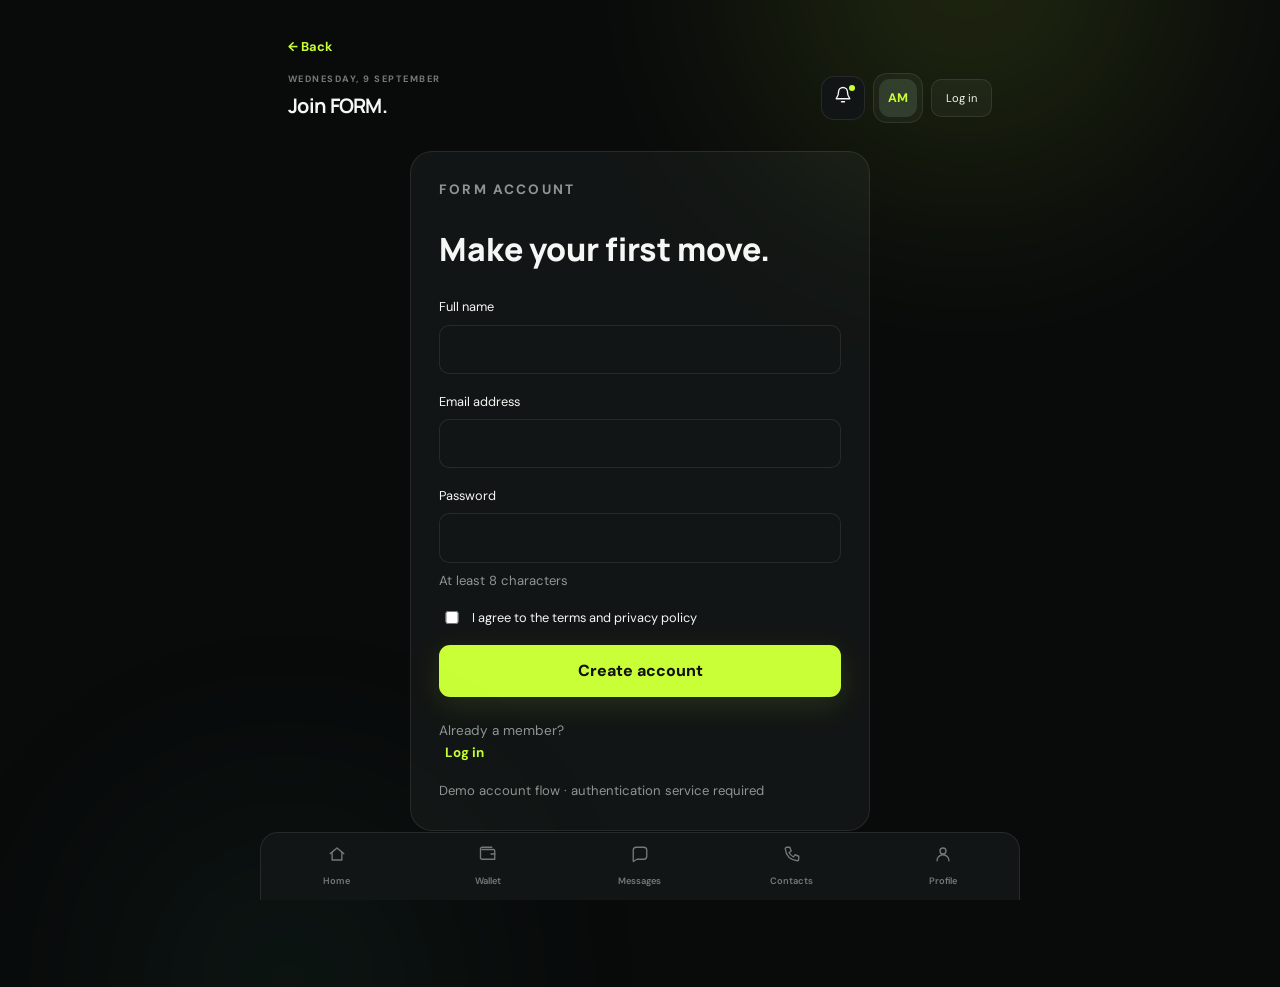
<file: signup.html>
<!doctype html>
<html lang="en">
<head>
  <meta charset="utf-8">
  <meta name="viewport" content="width=device-width,initial-scale=1">
  <meta name="theme-color" content="#090b0b">
  <meta name="description" content="A premium fibodo custom coaching app experience.">
  <title>FORM Dark — Powered by fibodo</title>
  <link rel="preconnect" href="https://fonts.googleapis.com">
  <link rel="preconnect" href="https://fonts.gstatic.com" crossorigin>
  <link href="https://fonts.googleapis.com/css2?family=DM+Sans:wght@400;500;600;700&amp;family=Manrope:wght@500;600;700;800&amp;display=swap" rel="stylesheet">
  <link rel="stylesheet" href="app.css">
</head>
<body data-initial-view="signup">
  <div class="ambient ambient-one"></div><div class="ambient ambient-two"></div>
  <aside class="sidebar" aria-label="Primary navigation">
    <a class="brand" href="#" aria-label="FORM home"><span class="brand-mark">F</span><span>FORM</span></a>
    <nav class="desktop-nav">
      <button class="nav-item active" data-view="home"><span data-icon="home"></span><em>Overview</em></button>
      <button class="nav-item" data-view="bookings"><span data-icon="calendar"></span><em>Bookings</em></button>
      <button class="nav-item" data-view="plans"><span data-icon="bolt"></span><em>My plan</em></button>
      <button class="nav-item" data-view="videos"><span data-icon="library"></span><em>Video library</em></button>
      <button class="nav-item" data-view="rewards"><span data-icon="trophy"></span><em>Achievements</em></button>
      <button class="nav-item" data-view="messages"><span data-icon="message"></span><em>Messages</em><b class="notice">2</b></button>
      <button class="nav-item" data-view="vouchers"><span data-icon="gift"></span><em>Vouchers</em></button>
    </nav>
    <div class="sidebar-foot"><span>Powered by</span><strong>fibodo</strong></div>
  </aside>

  <main class="shell">
    <button id="globalBack" class="global-back" type="button">← Back</button><header class="topbar">
      <div><p class="eyebrow">Wednesday, 9 September</p><h1 id="pageTitle">Hello Alex.</h1></div>
      <div class="top-actions"><div class="notification-menu"><button class="icon-btn" id="notificationToggle" aria-label="Open notifications" aria-expanded="false" aria-controls="notificationDropdown"><span data-icon="bell"></span><i></i></button><div class="notification-dropdown" id="notificationDropdown" aria-hidden="true"><header><div><p class="eyebrow">UPDATES</p><h3>Notifications</h3></div><span>4 new</span></header><div class="notification-news"><div class="notification-news-title"><div><p class="eyebrow">NEWS</p><h4>Latest from FORM.</h4></div><button data-view="news">View all</button></div><button data-view="news"><strong>Why consistency beats intensity</strong><small>Training · 4 min read</small></button><button data-view="news"><strong>Five high-protein lunches</strong><small>Nutrition · 3 min read</small></button></div><button data-view="bookings"><span class="notification-symbol"><span data-icon="calendar"></span></span><span><strong>Upcoming booking</strong><small>1:1 Performance Session tomorrow at 10:30</small><em>2 min ago</em></span></button><button data-view="plans"><span class="notification-symbol"><span data-icon="bolt"></span></span><span><strong>Remember to log your workout</strong><small>Record today’s session and how it felt.</small><em>1 hour ago</em></span></button><button data-view="messages"><span class="notification-symbol"><span data-icon="message"></span></span><span><strong>2 new messages</strong><small>Jordan replied about your next session.</small><em>Today</em></span></button><footer><button data-view="settings">Notification settings</button></footer></div></div><button class="profile" data-view="account" aria-label="Open account"><span>AM</span><b>Alex Morgan<small>Premium member</small></b></button><button class="outline-button" data-view="login">Log in</button></div>
    </header>

    <section class="view active" id="home">
      <div class="mobile-home-dashboard">
        <button class="mobile-business-card" data-view="about" aria-label="Learn more about FORM">
          <img class="mobile-business-headshot" src="images/pt-headshot.png" alt="FORM personal trainer">
          <div><p class="eyebrow">YOUR COACHING APP</p><h2>FORM</h2><p>Move well. Get strong. Feel capable.</p></div>
          <span class="mobile-business-arrow" data-icon="chevron"></span>
        </button>
        <button class="mobile-book-now" data-view="bookings"><span><small>YOUR SCHEDULE</small><strong>Upcoming Bookings</strong></span><span data-icon="arrow"></span></button>
        <div class="mobile-section-title"><div><p class="eyebrow">EXPLORE FORM</p><h3>Services.</h3></div></div>
        <div class="mobile-product-grid">
          <button data-view="productGroups"><span data-icon="user"></span><strong>Performance Session</strong><small>1:1 coaching</small></button>
          <button data-view="productGroups"><span data-icon="bolt"></span><strong>Strength Lab</strong><small>Small-group training</small></button>
          <button data-view="productGroups"><span data-icon="activity"></span><strong>Movement Review</strong><small>Mobility screening</small></button>
          <button data-view="eventDetail"><span data-icon="trophy"></span><strong>HYROX Performance Day</strong><small>One-day event</small></button>
        </div>
        <div class="mobile-section-title"><div><p class="eyebrow">MORE FROM FORM</p><h3>Additional services.</h3></div></div>
        <div class="mobile-product-grid additional-services-grid">
          <button data-view="onDemand"><span data-icon="play"></span><strong>OnDemand</strong><small>Watch anywhere</small></button>
          <button data-view="membershipShop"><span data-icon="crown"></span><strong>Memberships</strong><small>Join FORM</small></button>
          <button data-view="voucherShop"><span data-icon="gift"></span><strong>Vouchers</strong><small>Give an experience</small></button>
          <button data-view="plans"><span data-icon="bolt"></span><strong>Fitness Plans</strong><small>Your training plan</small></button>
          </div>
      </div>
      <div class="hero-card">
        <div class="hero-copy"><span class="pill">TODAY'S SESSION</span><p class="micro">WEEK 6 · STRENGTH</p><h2>Lower body<br>power.</h2><p>Build strength through controlled, compound movement.</p><div class="hero-meta"><span><b>48</b> min</span><span><b>7</b> exercises</span><span><b>High</b> intensity</span></div><button class="primary" data-video="Training plan overview">View workout<span data-icon="arrow"></span></button></div>
        <div class="hero-visual" aria-hidden="true"><div class="orb"></div><div class="rings"></div><div class="stat-float"><small>READINESS</small><strong>92<span>%</span></strong><i></i></div></div>
      </div>

      <div class="home-booking-actions" aria-label="Booking options">
        <button class="home-booking-button class-booking" data-view="productGroups"><span><small>TRAIN TOGETHER</small><strong>Book Class</strong></span><span class="booking-arrow" data-icon="arrow"></span></button>
        <button class="home-booking-button one-to-one-booking" data-view="productGroups"><span><small>PERSONAL COACHING</small><strong>Book 1:1</strong></span><span class="booking-arrow" data-icon="arrow"></span></button>
      </div>

      <div class="section-heading"><div><p class="eyebrow">YOUR DAY</p><h3>Keep your momentum.</h3></div><button class="text-btn" data-view-link="plans">View full plan <span data-icon="arrow"></span></button></div>
      <div class="dashboard-grid">
        <article class="card next-session"><div class="card-top"><span class="icon-chip"><span data-icon="calendar"></span></span><span class="status">CONFIRMED</span></div><p class="eyebrow">NEXT BOOKING</p><h4>1:1 Performance Session</h4><p class="muted">Thursday · 10:30–11:30</p><div class="coach"><span class="avatar">JT</span><div><b>Jordan Taylor</b><small>Head Coach</small></div><button class="round-btn" aria-label="Message Jordan" data-message><span data-icon="message"></span></button></div></article>
        <article class="card progress-card"><div class="card-top"><div><p class="eyebrow">WEEKLY PROGRESS</p><h4>4 of 5 sessions</h4></div><strong class="score">80%</strong></div><div class="bars" aria-label="Weekly activity"><i class="done"></i><i class="done"></i><i class="done"></i><i class="done"></i><i></i></div><p class="muted">One more session completes your strongest week yet.</p></article>
        <article class="card meal-card"><div class="meal-art"><span data-icon="leaf"></span></div><div><p class="eyebrow">MEAL OF THE DAY</p><h4>Sesame chicken bowl</h4><p class="muted">42g protein · 520 kcal</p></div></article>
      </div>
    </section>

    <section class="view" id="bookings">
      <div class="section-heading"><div><p class="eyebrow">SCHEDULE</p><h3>Your bookings.</h3></div></div>
      <div class="booking-browser"><div class="booking-filters" aria-label="Booking status"><button data-booking-filter="all" class="active">All dates</button><button data-booking-filter="booked" class="">Booked</button><button data-booking-filter="wishlist" class="">Wishlist</button><button data-booking-filter="waitlisted" class="">Waitlisted</button><button data-booking-filter="selected" class="">Selected</button><button data-booking-filter="available" class="">Available</button></div><details class="calendar-panel" open><summary>Calendar <span class="collapse-label">Expand / collapse</span></summary><div class="calendar-toolbar"><button id="previousMonth" aria-label="Previous month">‹</button><strong id="monthLabel"></strong><button id="nextMonth" aria-label="Next month">›</button></div><div class="calendar-weekdays"><span>Mon</span><span>Tue</span><span>Wed</span><span>Thu</span><span>Fri</span><span>Sat</span><span>Sun</span></div><div id="bookingCalendar" class="booking-calendar"></div><div class="calendar-legend"><span>✓ Booked</span><span>♡ Wishlist</span><span>◷ Waitlisted</span><span>● Selected</span><span>+ Available</span></div></details><div id="bookingResults" class="booking-results" aria-live="polite"></div></div><div class="mobile-section-title"><div><p class="eyebrow">YOUR SCHEDULE</p><h3>Upcoming bookings.</h3></div></div>
      <div class="mobile-section-title"><div><p class="eyebrow">YOUR COURSE</p><h3>Keep progressing.</h3></div></div>
      <button class="mobile-course-card" data-view="courseDetail"><span class="course-week">WEEK<strong>4</strong><small>OF 6</small></span><span class="course-copy"><small>ACTIVE COURSE</small><strong>Six-week Bootcamp</strong><em>Strength, conditioning and confidence</em><span class="course-progress"><i></i></span><b>67% complete</b></span><span data-icon="chevron"></span></button>
      <div class="mobile-section-title"><div><p class="eyebrow">UPCOMING EVENT</p></div></div>
      <button class="mobile-event-card" data-view="eventDetail"><span class="event-date"><b>24</b><small>OCT</small></span><span><small>ONE-DAY EVENT</small><strong>HYROX Performance Day</strong><em>09:00–17:00 · FORM Training Centre</em></span><span data-icon="arrow"></span></button>
    </section>

    <section class="view" id="plans"><div class="section-heading"><div><p class="eyebrow">PERSONALISED FOR YOU</p><h3>Your training plan.</h3></div><div class="week-switch"><button>‹</button><span>Week 6 of 8</span><button>›</button></div></div><div class="plan-grid"><article class="program-feature"><div><span class="pill">TODAY · 48 MIN</span><h2>Lower body power</h2><p>7 exercises · High intensity</p><button class="primary" data-video="Training plan overview">View workout<span data-icon="play"></span></button></div><div class="program-number">06</div></article><div class="exercise-list"><article class="exercise complete"><span class="exercise-num">01</span><div><h4>Back squat</h4><p>4 sets · 6 reps · 2 min rest</p></div><button class="video-btn" data-video="Back squat"><span data-icon="play"></span> Demo</button></article><article class="exercise"><span class="exercise-num">02</span><div><h4>Romanian deadlift</h4><p>4 sets · 8 reps · 90 sec rest</p></div><button class="video-btn" data-video="Romanian deadlift"><span data-icon="play"></span> Demo</button></article><article class="exercise"><span class="exercise-num">03</span><div><h4>Bulgarian split squat</h4><p>3 sets · 10 reps each side</p></div><button class="video-btn" data-video="Bulgarian split squat"><span data-icon="play"></span> Demo</button></article><article class="exercise"><span class="exercise-num">04</span><div><h4>Sled push</h4><p>5 rounds · 20 metres</p></div><button class="video-btn" data-video="Sled push"><span data-icon="play"></span> Demo</button></article></div></div></section>

    <section class="view" id="messages"><div class="messages-shell"><div class="conversations"><div class="section-heading compact"><div><p class="eyebrow">SUPPORT</p><h3>Messages.</h3></div></div><button class="conversation active"><span class="avatar online">JT</span><div><b>Jordan Taylor</b><p>Perfect — keep the tempo controlled...</p></div><time>14:24</time></button><button class="conversation"><span class="avatar">MC</span><div><b>Maya Chen</b><p>Your mobility session is ready.</p></div><time>MON</time></button></div><div class="chat"><header><span class="avatar online">JT</span><div><h4>Jordan Taylor</h4><p>Head Coach · Online</p></div><button class="round-btn"><span data-icon="video"></span></button></header><div class="chat-body" id="chatBody"><div class="bubble coach-bubble">Great work on yesterday’s session. How are the legs feeling today?<time>13:48</time></div><div class="bubble user-bubble">Feeling good. A little tight through the hips, but energy is high.<time>14:02</time></div><div class="bubble coach-bubble">Perfect — keep the tempo controlled today. I’ve added a short mobility warm-up before your squats.<time>14:24</time></div></div><form class="composer" id="messageForm"><input id="messageInput" aria-label="Message Jordan" placeholder="Message Jordan..." autocomplete="off"><button aria-label="Send message"><span data-icon="send"></span></button></form></div></div></section>

    <section class="view" id="vouchers"><div class="voucher-hero"><p class="eyebrow">SHARE THE EXPERIENCE</p><h2>A gift that<br>moves with them.</h2><p>Give personalised coaching, premium sessions or complete freedom to choose.</p></div><div class="voucher-grid"><button class="voucher" data-value="50"><small>FORM GIFT</small><strong>£50</strong><span>Digital voucher</span><i>F</i></button><button class="voucher selected" data-value="100"><small>FORM GIFT</small><strong>£100</strong><span>Digital voucher</span><i>F</i></button><button class="voucher" data-value="200"><small>FORM GIFT</small><strong>£200</strong><span>Digital voucher</span><i>F</i></button></div><div class="voucher-checkout card"><div><p class="eyebrow">YOUR SELECTION</p><h3 id="voucherValue">£100 gift voucher</h3><p class="muted">Delivered instantly by email with your personal message.</p></div><button class="primary" id="buyVoucher">Purchase securely <span data-icon="lock"></span></button></div></section>
    <section class="view" id="videos">
      <div class="video-library-head"><div><p class="eyebrow">LEARN · MOVE · PROGRESS</p><h3>Video library.</h3><p>Expert guidance for every part of your programme.</p></div><label class="video-search"><span data-icon="search"></span><input id="videoSearch" type="search" placeholder="Search videos" aria-label="Search video library"></label></div>
      <div class="video-filters" aria-label="Video categories"><button class="active" data-filter="all">All videos</button><button data-filter="strength">Strength</button><button data-filter="technique">Technique</button><button data-filter="mobility">Mobility</button><button data-filter="nutrition">Nutrition</button></div>
      <article class="featured-video"><button class="featured-play" aria-label="Play featured squat video"><span data-icon="play"></span></button><div class="featured-shade"></div><div class="featured-copy"><span class="pill">FEATURED · TECHNIQUE</span><h2>Build a stronger squat.</h2><p>Four clear steps for better mechanics, control and lower-body strength.</p><button class="primary video-open" data-video-id="gcNh17Ckjgg" data-title="How to properly squat for growth">Watch now <span data-icon="play"></span></button></div></article>
      <div class="section-heading video-section-heading"><div><p class="eyebrow">RECOMMENDED FOR YOU</p><h3>Keep learning.</h3></div><span id="videoCount">8 videos</span></div>
      <div class="video-grid" id="videoGrid">
        <article class="video-card" data-category="technique strength" data-search="squat lower body growth technique"><button class="video-thumb video-open" data-video-id="gcNh17Ckjgg" data-title="How to properly squat for growth" style="--thumb:url('https://i.ytimg.com/vi/gcNh17Ckjgg/hqdefault.jpg')"><span class="play-badge"><span data-icon="play"></span></span><small>05:35</small></button><div><span>TECHNIQUE</span><h4>How to properly squat for growth</h4><p>Renaissance Periodization</p></div></article>
        <article class="video-card" data-category="technique strength" data-search="deadlift foundational movement form technique"><button class="video-thumb video-open" data-video-id="op9kVnSso6Q" data-title="The deadlift: foundational movement" style="--thumb:url('https://i.ytimg.com/vi/op9kVnSso6Q/hqdefault.jpg')"><span class="play-badge"><span data-icon="play"></span></span><small>01:22</small></button><div><span>TECHNIQUE</span><h4>The deadlift: foundational movement</h4><p>CrossFit</p></div></article>
        <article class="video-card" data-category="technique strength" data-search="bench press perfect technique powerlifting chest"><button class="video-thumb video-open" data-video-id="vcBig73ojpE" data-title="Bench press with perfect technique" style="--thumb:url('https://i.ytimg.com/vi/vcBig73ojpE/hqdefault.jpg')"><span class="play-badge"><span data-icon="play"></span></span><small>10:36</small></button><div><span>STRENGTH</span><h4>Bench press with perfect technique</h4><p>Jeff Nippard</p></div></article>
        <article class="video-card" data-category="mobility" data-search="hip mobility follow along lower body warm up"><button class="video-thumb video-open" data-video-id="jj2AAH6jbHk" data-title="12-minute hip mobility routine" style="--thumb:url('https://i.ytimg.com/vi/jj2AAH6jbHk/hqdefault.jpg')"><span class="play-badge"><span data-icon="play"></span></span><small>12:00</small></button><div><span>MOBILITY</span><h4>12-minute hip mobility routine</h4><p>Tom Merrick</p></div></article>
        <article class="video-card" data-category="mobility" data-search="full body mobility flexibility follow along recovery"><button class="video-thumb video-open" data-video-id="R3WDe7byUXo" data-title="15-minute full-body mobility" style="--thumb:url('https://i.ytimg.com/vi/R3WDe7byUXo/hqdefault.jpg')"><span class="play-badge"><span data-icon="play"></span></span><small>15:00</small></button><div><span>MOBILITY</span><h4>15-minute full-body mobility</h4><p>Tom Merrick</p></div></article>
        <article class="video-card" data-category="strength technique" data-search="pull ups wide back technique upper body"><button class="video-thumb video-open" data-video-id="Hdc7Mw6BIEE" data-title="The best way to do pull-ups" style="--thumb:url('https://i.ytimg.com/vi/Hdc7Mw6BIEE/hqdefault.jpg')"><span class="play-badge"><span data-icon="play"></span></span><small>08:44</small></button><div><span>STRENGTH</span><h4>The best way to do pull-ups</h4><p>Jeff Nippard</p></div></article>
        <article class="video-card" data-category="nutrition" data-search="high protein meal prep recipes nutrition"><button class="video-thumb video-open" data-video-id="i07z8HATIVw" data-title="One-hour high-protein meal prep" style="--thumb:url('https://i.ytimg.com/vi/i07z8HATIVw/hqdefault.jpg')"><span class="play-badge"><span data-icon="play"></span></span><small>22:18</small></button><div><span>NUTRITION</span><h4>One-hour high-protein meal prep</h4><p>Fitness food guide</p></div></article>
        <article class="video-card" data-category="nutrition" data-search="high protein meal prep flavour recipes healthy"><button class="video-thumb video-open" data-video-id="GOLY1I0yXzI" data-title="High-protein meal prep you'll want to eat" style="--thumb:url('https://i.ytimg.com/vi/GOLY1I0yXzI/hqdefault.jpg')"><span class="play-badge"><span data-icon="play"></span></span><small>16:42</small></button><div><span>NUTRITION</span><h4>High-protein meals you’ll want to eat</h4><p>Meal prep essentials</p></div></article>
      </div>
      <div class="video-empty" id="videoEmpty"><span data-icon="search"></span><h4>No videos found</h4><p>Try another search or category.</p></div>
    </section>
    <section class="view" id="rewards">
      <div class="rewards-hero">
        <div class="level-orbit"><div class="level-ring"><span>LEVEL</span><strong id="levelNumber">12</strong><small>ATHLETE</small></div><i></i><b class="orbit-dot"></b></div>
        <div class="rewards-copy"><p class="eyebrow">YOUR MOMENTUM</p><h2>Every move<br>counts.</h2><p>Earn points for consistency, unlock achievements and turn small wins into lasting progress.</p><div class="xp-progress"><div><span>Level 12</span><b><span id="currentXp">2,460</span> / 3,000 XP</b></div><i><em id="xpFill"></em></i><small><strong id="xpRemaining">540 XP</strong> to Level 13</small></div></div>
        <div class="rewards-stats"><div><span data-icon="flame"></span><strong>9</strong><small>DAY STREAK</small></div><div><span data-icon="star"></span><strong id="pointsTotal">2,460</strong><small>TOTAL XP</small></div><div><span data-icon="medal"></span><strong>14</strong><small>BADGES</small></div></div>
      </div>
      <div class="section-heading"><div><p class="eyebrow">THIS WEEK</p><h3>Challenges.</h3></div><span class="challenge-reset">Resets Monday</span></div>
      <div class="challenge-grid">
        <article class="challenge-card active-challenge"><div class="challenge-icon"><span data-icon="bolt"></span></div><div class="challenge-copy"><span>POWER WEEK</span><h4>Complete five workouts</h4><p>4 of 5 sessions completed</p><div class="challenge-bar"><i style="--challenge:80%"></i></div></div><div class="challenge-reward"><b>+250</b><small>XP</small><button data-claim="120" data-action="Workout logged">Log session</button></div></article>
        <article class="challenge-card"><div class="challenge-icon amber"><span data-icon="flame"></span></div><div class="challenge-copy"><span>CONSISTENCY</span><h4>Keep your streak alive</h4><p>Train or check in today</p><div class="challenge-bar"><i style="--challenge:64%"></i></div></div><div class="challenge-reward"><b>+100</b><small>XP</small><button data-claim="60" data-action="Daily check-in complete">Check in</button></div></article>
        <article class="challenge-card"><div class="challenge-icon violet"><span data-icon="leaf"></span></div><div class="challenge-copy"><span>FUELLED</span><h4>Log three meal-plan days</h4><p>2 of 3 days completed</p><div class="challenge-bar"><i style="--challenge:66%"></i></div></div><div class="challenge-reward"><b>+150</b><small>XP</small><button data-claim="75" data-action="Meal-plan day logged">Log meals</button></div></article>
      </div>
      <div class="rewards-lower">
        <section class="achievements-panel"><div class="panel-heading"><div><p class="eyebrow">COLLECTION</p><h3>Achievements.</h3></div><button>View all</button></div><div class="badge-grid"><article class="badge unlocked"><div><span data-icon="flame"></span></div><h4>On fire</h4><p>7-day streak</p></article><article class="badge unlocked"><div><span data-icon="crown"></span></div><h4>Early riser</h4><p>10 sessions before 9am</p></article><article class="badge unlocked"><div><span data-icon="medal"></span></div><h4>Century club</h4><p>100 workouts completed</p></article><article class="badge locked"><div><span data-icon="lock"></span></div><h4>Unstoppable</h4><p>Complete 12 weeks</p></article></div></section>
        <section class="leaderboard-panel"><div class="panel-heading"><div><p class="eyebrow">YOUR COMMUNITY</p><h3>Leaderboard.</h3></div><span>THIS MONTH</span></div><div class="leader-row"><b>1</b><span class="avatar gold">SK</span><div><strong>Sam King</strong><small>Level 16</small></div><em>4,820 XP</em></div><div class="leader-row"><b>2</b><span class="avatar silver">MP</span><div><strong>Maya Patel</strong><small>Level 14</small></div><em>3,740 XP</em></div><div class="leader-row you"><b>3</b><span class="avatar">AM</span><div><strong>Alex Morgan <i>YOU</i></strong><small>Level 12</small></div><em id="leaderXp">2,460 XP</em></div><div class="leader-row"><b>4</b><span class="avatar bronze">JL</span><div><strong>Jamie Lee</strong><small>Level 11</small></div><em>2,130 XP</em></div></section>
      </div>
    </section>
    <section class="view account-view" id="account">
      <div class="account-tile-grid">
        <button class="account-tile feature-tile" data-view="passwordPage"><span class="tile-icon"><span data-icon="lock"></span></span><div><strong>Password</strong><small>Change your password</small></div><span data-icon="chevron"></span></button>
        <button class="account-tile" data-view="cardsPage"><span class="tile-icon"><span data-icon="card"></span></span><div><strong>Cards</strong><small>Manage payment cards</small></div><span data-icon="chevron"></span></button>
        <button class="account-tile" data-view="familyPage"><span class="tile-icon"><span data-icon="user"></span></span><div><strong>Family members</strong><small>Manage linked people</small></div><span data-icon="chevron"></span></button>
        <button class="account-tile" data-view="qrCode"><span class="tile-icon"><span data-icon="activity"></span></span><div><strong>QR code</strong><small>Your member pass</small></div><span data-icon="chevron"></span></button>
        <button class="account-tile" data-view="settings"><span class="tile-icon"><span data-icon="settings"></span></span><div><strong>Settings</strong><small>Security and preferences</small></div><span data-icon="chevron"></span></button>
      </div>
    </section>

    <section class="view detail-view" id="passwordPage">
      <div class="detail-heading"><div><p class="eyebrow">SECURITY</p><h2>Password.</h2><p>Choose a strong password to keep your account protected.</p></div></div>
      <form class="account-form card compact-account-form"><div class="form-grid"><label class="wide">Current password<input type="password" autocomplete="current-password" placeholder="Enter current password"></label><label>New password<input type="password" autocomplete="new-password" placeholder="At least 8 characters"></label><label>Confirm new password<input type="password" autocomplete="new-password" placeholder="Repeat new password"></label></div><div class="form-actions"><span>Use at least 8 characters</span><button class="primary" type="button" data-action-toast="Password updated securely">Update password</button></div></form>
    </section>

    <section class="view detail-view" id="cardsPage">
      <div><div class="detail-heading"><div><p class="eyebrow">PAYMENT DETAILS</p><h2>Cards.</h2><p>Manage the cards used for bookings and memberships.</p></div></div><article class="card empty-card-state" id="emptyCards"><div class="empty-card-illustration"><span data-icon="card"></span><i>+</i></div><p class="eyebrow">READY WHEN YOU ARE</p><h3>No cards added yet.</h3><p>Add a payment card to make your next booking easier.</p><button class="primary" data-view="addCardPreview">Add your first card <span data-icon="plus"></span></button><div class="wallet-security"><span data-icon="shield"></span><p>Payment details are handled by your payment provider.</p></div></article><article class="card payment-panel" id="demoSavedCard" hidden><p class="eyebrow">DEMO PAYMENT METHOD</p><div class="saved-card"><span class="card-brand">VISA</span><div><strong>•••• 4242</strong><small>Example card · no payment details stored</small></div></div><button class="text-btn" id="removeDemoCard">Remove demo card</button></article></div></section>

    <section class="view detail-view" id="familyPage">
      <div class="detail-heading"><div><p class="eyebrow">LINKED PEOPLE</p><h2>Family members.</h2><p>Manage people connected to your account.</p></div><button class="primary" type="button" data-action-toast="Add family member opened">Add member <span data-icon="plus"></span></button></div>
      <div class="contact-list family-list"><article><span class="avatar">SM</span><div><strong>Sam Morgan</strong><p>Family member · Emergency contact</p></div><button data-action-toast="Sam Morgan details opened">Details</button></article><article><span class="avatar">EM</span><div><strong>Ellie Morgan</strong><p>Family member</p></div><button data-action-toast="Ellie Morgan details opened">Details</button></article></div>
    </section>

    <section class="view detail-view" id="profilePage"><div class="detail-heading"><div><p class="eyebrow">PERSONAL DETAILS</p><h2>Your profile.</h2><p>Keep your coach up to date with your goals and preferences.</p></div><div class="large-avatar">AM<button aria-label="Change profile photo"><span data-icon="camera"></span></button></div></div><form class="account-form card" id="profileForm"><div class="form-grid"><label>First name<input name="firstName" value="Alex"></label><label>Last name<input name="lastName" value="Morgan"></label><label>Email address<input name="email" type="email" value="alex.morgan@example.com"></label><label>Mobile number<input name="phone" type="tel" value="+44 7700 900123"></label><label>Date of birth<input name="dob" type="date" value="1990-04-12"></label><label>Preferred pronouns<select name="pronouns"><option>They / them</option><option>She / her</option><option>He / him</option></select></label><label class="wide">Primary goal<select name="goal"><option>Build strength</option><option>Improve fitness</option><option>Lose body fat</option><option>Move better</option></select></label><label class="wide">Anything your coach should know<textarea name="coachNotes">Working towards a stronger squat while improving hip mobility.</textarea></label></div><div class="form-actions"><span>Last updated today</span><button class="primary" type="submit">Save changes</button></div></form></section>

    <section class="view detail-view" id="wallet"><div class="detail-heading"><div><p class="eyebrow">PAYMENTS &amp; PASSES</p><h2>Your wallet.</h2><p>Manage payment methods, account credit and active passes.</p></div><button class="primary" id="addPayment" data-view="addCardPreview">Add payment method <span data-icon="plus"></span></button></div><div class="wallet-grid"><article class="payment-panel card"><div class="panel-heading"><div><p class="eyebrow">PAYMENT METHODS</p><h3>Saved cards.</h3></div></div><div id="walletCardState" class="wallet-empty"><p>No payment cards added.</p><button class="text-btn" data-view="cardsPage">Manage cards</button></div><div class="wallet-security"><span data-icon="shield"></span><p><strong>Payments are protected</strong><small>Your card details are securely encrypted.</small></p></div></article></div><div class="pass-panel card"><div><p class="eyebrow">ACTIVE PASS</p><h3>10 Session Performance Pack</h3><span>6 sessions remaining · Valid until 30 November 2026</span></div><div class="pass-uses"><i><em></em></i><strong>6 / 10</strong></div></div></section>

    <section class="view detail-view" id="membership"><div class="detail-heading"><div><p class="eyebrow">YOUR PLAN</p><h2>Membership.</h2><p>Your coaching, benefits and billing in one place.</p></div></div><article class="membership-hero"><div><span class="pill">ACTIVE</span><p>FORM</p><h2>Premium</h2><small>Complete coaching membership</small></div><div class="membership-price"><strong>£89</strong><span>/ month</span><small>Next payment 1 November</small></div></article><div class="membership-grid"><article class="card"><p class="eyebrow">INCLUDED</p><ul class="benefit-list"><li><span data-icon="check"></span>Four 1:1 coaching sessions</li><li><span data-icon="check"></span>Personalised training programme</li><li><span data-icon="check"></span>Unlimited coach messaging</li><li><span data-icon="check"></span>Full video library access</li></ul></article><article class="card membership-actions"><p class="eyebrow">MANAGE</p><button data-view="membershipShop">Change membership <span data-icon="chevron"></span></button><button data-view="billingHistory">View billing history <span data-icon="chevron"></span></button></article></div></section>

    <section class="view detail-view" id="settings"><div class="detail-heading"><div><p class="eyebrow">PREFERENCES</p><h2>Settings.</h2><p>Control how your app works for you.</p></div></div><div class="settings-groups"><section class="settings-card card"><div class="settings-title"><span data-icon="bell"></span><div><h3>Notifications</h3><p>Choose what you want to hear about.</p></div></div><label class="setting-row"><span><strong>Booking reminders</strong><small>Receive reminders before sessions</small></span><input type="checkbox" checked><i></i></label><label class="setting-row"><span><strong>Coach messages</strong><small>Alert me when my coach replies</small></span><input type="checkbox" checked><i></i></label><label class="setting-row"><span><strong>Progress updates</strong><small>Weekly performance summaries</small></span><input type="checkbox" checked><i></i></label></section><section class="settings-card card"><div class="settings-title"><span data-icon="settings"></span><div><h3>App preferences</h3><p>Personalise your experience.</p></div></div><label class="setting-select"><span>Units</span><select><option>Metric — kg</option><option>Imperial — lb</option></select></label><label class="setting-select"><span>Start of week</span><select><option>Monday</option><option>Sunday</option></select></label><label class="setting-row"><span><strong>Sound effects</strong><small>Workout timers and achievements</small></span><input type="checkbox"><i></i></label></section><section class="settings-card card"><div class="settings-title"><span data-icon="shield"></span><div><h3>Privacy &amp; security</h3><p>Manage your data and account access.</p></div></div><button class="settings-link" data-account-action="Password settings">Change password <span data-icon="chevron"></span></button><button class="settings-link" data-account-action="Privacy settings">Privacy preferences <span data-icon="chevron"></span></button><button class="settings-link" data-account-action="Data download">Download my data <span data-icon="chevron"></span></button></section></div><button class="sign-out"><span data-icon="logout"></span> Sign out</button></section>

    <section class="view detail-view" id="help"><div class="detail-heading"><div><p class="eyebrow">WE'RE HERE TO HELP</p><h2>Help &amp; support.</h2><p>Find an answer or speak to the team.</p></div></div><div class="support-grid"><button data-account-action="Message support"><span data-icon="message"></span><strong>Message support</strong><small>Usually replies within one hour</small></button><button data-account-action="Call support"><span data-icon="phone"></span><strong>Call us</strong><small>Monday–Friday, 8am–6pm</small></button><button data-account-action="Help centre"><span data-icon="document"></span><strong>Help centre</strong><small>Guides and common questions</small></button></div><div class="faq-panel card"><p class="eyebrow">POPULAR QUESTIONS</p><details><summary>How do I reschedule a booking?<span>+</span></summary><p>Open Bookings, choose the session and select reschedule. Available times will appear instantly.</p></details><details><summary>Where can I see my completed workouts?<span>+</span></summary><p>Your completed sessions appear in Activity, including recorded sets, volume and session notes.</p></details><details><summary>How do vouchers and account credit work?<span>+</span></summary><p>Redeemed vouchers are added to your wallet and can be used automatically at checkout.</p></details><details><summary>Can my coach see my workout notes?<span>+</span></summary><p>Yes. Notes saved in the performance tracker can be reviewed by your coach to personalise future sessions.</p></details></div></section>
    <section class="view portal-view" id="onDemand"><div class="detail-heading"><div><p class="eyebrow">WATCH ANYWHERE</p><h2>OnDemand.</h2><p>Coach-led sessions, technique guides and programmes whenever you need them.</p></div></div><div class="feature-strip"><span class="pill">NEW SERIES</span><h2>Stronger foundations.</h2><p>A six-part programme built around confident movement.</p><button class="primary video-open" data-video-id="gcNh17Ckjgg" data-title="How to properly squat for growth">Start watching <span data-icon="play"></span></button></div><div class="subnav"><button class="active">Featured</button><button>Playlists</button><button>Continue watching</button></div><div class="media-grid"><article><div class="media-art art-one"><button class="video-open" data-video-id="gcNh17Ckjgg" data-title="How to properly squat for growth"><span data-icon="play"></span></button><small>32 MIN</small></div><h3>Full body strength</h3><p>Strength Foundations · Episode 1</p></article><article><div class="media-art art-two"><button class="video-open" data-video-id="gcNh17Ckjgg" data-title="How to properly squat for growth"><span data-icon="play"></span></button><small>18 MIN</small></div><h3>Mobility reset</h3><p>Move Better · Episode 4</p></article><article><div class="media-art art-three"><button class="video-open" data-video-id="gcNh17Ckjgg" data-title="How to properly squat for growth"><span data-icon="play"></span></button><small>24 MIN</small></div><h3>Core control</h3><p>Essential Strength · Episode 2</p></article></div><div class="account-section-heading"><p class="eyebrow">PLAYLISTS</p><h3>Made for your goals.</h3></div><div class="playlist-grid"><button data-view="strengthPlaylist"><b>4 videos</b><strong>Build strength</strong><span>Progressive sessions for confident lifting</span></button><button data-action-toast="Mobility playlist opened"><b>8 sessions</b><strong>Move better</strong><span>Mobility, recovery and flexibility</span></button><button data-action-toast="Quick workouts opened"><b>10 sessions</b><strong>Under 30 minutes</strong><span>Focused training for busy days</span></button></div></section>

    <section class="view portal-view" id="membershipShop"><div class="detail-heading"><div><p class="eyebrow">MEMBERSHIPS</p><h2>Choose your level.</h2><p>Flexible coaching memberships designed around the support you need.</p></div></div><div class="current-membership-link card"><div><p class="eyebrow">YOUR ACTIVE MEMBERSHIP</p><strong>FORM Premium · £89 / month</strong></div><button class="outline-button" data-view="membership">Manage membership</button></div><div class="commerce-grid"><article><span>ESSENTIAL</span><h3>Build consistency</h3><p>Gym access, plans and OnDemand.</p><strong>£39<small>/month</small></strong><ul><li>Full OnDemand library</li><li>Monthly plan update</li><li>Member pricing</li></ul><button class="primary journey-start" data-kind="membership" data-product="Essential Membership" data-price="£39/month">Choose Essential</button></article><article class="popular"><i>MOST POPULAR</i><span>PREMIUM</span><h3>Complete coaching</h3><p>Personal guidance and accountability.</p><strong>£89<small>/month</small></strong><ul><li>Everything in Essential</li><li>Four 1:1 sessions</li><li>Unlimited messaging</li></ul><button class="primary journey-start" data-kind="membership" data-product="Premium Membership" data-price="£89/month">Choose Premium</button></article><article><span>ELITE</span><h3>Maximum support</h3><p>High-touch coaching and recovery.</p><strong>£149<small>/month</small></strong><ul><li>Everything in Premium</li><li>Weekly 1:1 session</li><li>Priority booking</li></ul><button class="primary journey-start" data-kind="membership" data-product="Elite Membership" data-price="£149/month">Choose Elite</button></article></div></section>

    <section class="view portal-view" id="voucherShop"><div class="detail-heading"><div><p class="eyebrow">VOUCHERS</p><h2>Give something meaningful.</h2><p>Choose an experience or let them decide with flexible credit.</p></div></div><div class="commerce-grid"><article><span>FLEXIBLE</span><h3>Digital gift card</h3><p>Redeem against any session or membership.</p><strong>From £25</strong><button class="primary journey-start" data-kind="voucher" data-product="Digital Gift Card" data-price="£50">Select voucher</button></article><article><span>COACHING</span><h3>1:1 performance session</h3><p>A personalised 60-minute coaching experience.</p><strong>£65</strong><button class="primary journey-start" data-kind="voucher" data-product="1:1 Performance Voucher" data-price="£65">Select voucher</button></article><article><span>PACK</span><h3>Three session pack</h3><p>Momentum, progression and expert support.</p><strong>£175</strong><button class="primary journey-start" data-kind="voucher" data-product="Three Session Voucher" data-price="£175">Select voucher</button></article></div></section>

    <section class="view portal-view" id="productGroups"><div class="detail-heading"><div><p class="eyebrow">BOOK AN EXPERIENCE</p><h2>Product groups.</h2><p>Choose a service, find a time and confirm your place.</p></div></div><div class="commerce-grid"><article><span>1:1 COACHING</span><h3>Performance session</h3><p>Personalised coaching built around you.</p><strong>From £65</strong><button class="primary journey-start" data-kind="booking" data-product="1:1 Performance Session" data-price="£65">Book now</button></article><article><span>SMALL GROUP</span><h3>Strength Lab</h3><p>Technique and progression, maximum six people.</p><strong>£18</strong><button class="primary journey-start" data-kind="booking" data-product="Strength Lab" data-price="£18">Book now</button></article><article><span>RECOVERY</span><h3>Movement review</h3><p>Mobility screening and personalised reset.</p><strong>£45</strong><button class="primary journey-start" data-kind="booking" data-product="Movement Review" data-price="£45">Book now</button></article></div></section>

    <section class="view portal-view" id="about">
      <div class="about-hero"><p class="eyebrow">ABOUT FORM</p><h2>Coaching for a stronger life.</h2><p>We combine expert coaching, thoughtful programming and a genuinely personal approach.</p></div>

      <section class="about-content-section about-story">
        <div class="about-section-heading"><span class="about-section-number">01</span><div><p class="eyebrow">ABOUT</p><h3>Training built around real life.</h3></div></div>
        <div class="about-story-grid">
          <div class="about-story-copy"><p>FORM is a personal coaching community for people who want to move well, get stronger and feel more capable in everyday life. Every session is shaped around your goals, experience and schedule.</p><p>We keep coaching clear and useful: thoughtful programming, individual attention and honest progress you can feel — inside and outside the gym.</p></div>
          <aside class="about-coach-card"><img src="images/pt-headshot.png" alt="FORM head coach Jordan Taylor"><div><small>HEAD COACH</small><strong>Jordan Taylor</strong><span>Strength · Movement · Performance</span></div></aside>
        </div>
      </section>

      <section class="about-content-section">
        <div class="about-section-heading"><span class="about-section-number">02</span><div><p class="eyebrow">SOCIAL</p><h3>Follow the work between sessions.</h3></div></div>
        <div class="social-link-grid">
          <button data-action-toast="Instagram opened"><span class="social-monogram">IG</span><span><strong>Instagram</strong><small>Training ideas, member stories and daily motivation</small></span><em>@formcoaching</em><span data-icon="arrow"></span></button>
          <button data-action-toast="YouTube opened"><span class="social-monogram">YT</span><span><strong>YouTube</strong><small>Technique guides, full sessions and coach advice</small></span><em>FORM Coaching</em><span data-icon="arrow"></span></button>
          <button data-action-toast="Facebook opened"><span class="social-monogram">FB</span><span><strong>Facebook</strong><small>Community news, events and programme updates</small></span><em>FORM Community</em><span data-icon="arrow"></span></button>
        </div>
      </section>

      <section class="about-content-section">
        <div class="about-section-heading"><span class="about-section-number">03</span><div><p class="eyebrow">CREDENTIALS</p><h3>Qualified, insured and always developing.</h3></div></div>
        <div class="credential-grid">
          <article><span data-icon="shield"></span><div><strong>Level 3 Personal Training</strong><small>CIMSPA recognised qualification</small></div><b>VERIFIED</b></article>
          <article><span data-icon="activity"></span><div><strong>Strength &amp; Conditioning</strong><small>Advanced performance coaching</small></div><b>VERIFIED</b></article>
          <article><span data-icon="help"></span><div><strong>Emergency First Aid</strong><small>Current workplace certification</small></div><b>VERIFIED</b></article>
          <article><span data-icon="document"></span><div><strong>Professional Insurance</strong><small>Public liability and professional cover</small></div><b>ACTIVE</b></article>
        </div>
      </section>

      <section class="about-content-section about-reviews-overview">
        <div class="about-section-heading"><span class="about-section-number">04</span><div><p class="eyebrow">REVIEWS</p><h3>Trusted by the people we coach.</h3></div></div>
        <button class="review-summary-link" data-view="reviews" aria-label="Read all 40 five-star reviews">
          <span class="review-score">5.0</span>
          <span class="review-summary-copy"><span class="review-stars" aria-label="5 out of 5 stars">★★★★★</span><strong>40 reviews</strong><small>Based on verified member feedback</small></span>
          <span class="review-quote">“The most considered coaching I’ve experienced.”</span>
          <span class="review-link-label">Read all reviews <span data-icon="arrow"></span></span>
        </button>
      </section>
    </section>

    <section class="view portal-view" id="reviews">
      <div class="reviews-hero">
        <div><p class="eyebrow">MEMBER REVIEWS</p><h2>Real progress.<br>Real people.</h2><p>Feedback from members training with FORM.</p></div>
        <div class="reviews-score-panel"><strong>5.0</strong><span class="review-stars" aria-label="5 out of 5 stars">★★★★★</span><b>40 verified reviews</b></div>
      </div>
      <div class="reviews-breakdown card">
        <div><span>5 stars</span><i><em style="width:100%"></em></i><strong>40</strong></div>
        <div><span>4 stars</span><i><em style="width:0%"></em></i><strong>0</strong></div>
        <div><span>3 stars</span><i><em style="width:0%"></em></i><strong>0</strong></div>
        <div><span>2 stars</span><i><em style="width:0%"></em></i><strong>0</strong></div>
        <div><span>1 star</span><i><em style="width:0%"></em></i><strong>0</strong></div>
      </div>
      <div class="reviews-toolbar"><div><p class="eyebrow">LATEST FEEDBACK</p><h3>What members say.</h3></div><span>Showing 6 of 40</span></div>
      <div class="review-card-grid">
        <article class="review-card"><div><span class="review-stars">★★★★★</span><time>2 weeks ago</time></div><blockquote>“Jordan takes time to understand what I need from every session. I feel stronger, more confident and never rushed.”</blockquote><footer><span class="avatar">SK</span><span><strong>Sam K.</strong><small>Member for 14 months · Verified</small></span></footer></article>
        <article class="review-card"><div><span class="review-stars">★★★★★</span><time>1 month ago</time></div><blockquote>“The programme fits around my work and still keeps me accountable. It is the first plan I have followed consistently.”</blockquote><footer><span class="avatar">RP</span><span><strong>Riley P.</strong><small>Member for 9 months · Verified</small></span></footer></article>
        <article class="review-card"><div><span class="review-stars">★★★★★</span><time>1 month ago</time></div><blockquote>“Clear coaching, a welcoming space and progress I can actually measure. FORM has changed how I think about training.”</blockquote><footer><span class="avatar">JL</span><span><strong>Jamie L.</strong><small>Member for 2 years · Verified</small></span></footer></article>
        <article class="review-card"><div><span class="review-stars">★★★★★</span><time>2 months ago</time></div><blockquote>“Every exercise has a purpose and every session meets me where I am. My back feels better and I move with confidence.”</blockquote><footer><span class="avatar">MC</span><span><strong>Morgan C.</strong><small>Member for 7 months · Verified</small></span></footer></article>
        <article class="review-card"><div><span class="review-stars">★★★★★</span><time>2 months ago</time></div><blockquote>“The small-group sessions feel personal, supportive and challenging in exactly the right way.”</blockquote><footer><span class="avatar">AB</span><span><strong>Alex B.</strong><small>Member for 11 months · Verified</small></span></footer></article>
        <article class="review-card"><div><span class="review-stars">★★★★★</span><time>3 months ago</time></div><blockquote>“Thoughtful, patient coaching with no ego. I always leave knowing what I achieved and what comes next.”</blockquote><footer><span class="avatar">TN</span><span><strong>Taylor N.</strong><small>Member for 18 months · Verified</small></span></footer></article>
      </div>
      <div class="reviews-footer-cta"><p>Want to experience FORM for yourself?</p><button class="primary" data-view="productGroups">Explore coaching <span data-icon="arrow"></span></button></div>
    </section>

    <section class="view portal-view" id="news"><div class="detail-heading"><div><p class="eyebrow">LATEST FROM FORM</p><h2>News.</h2><p>Ideas, community stories and updates from your coaching team.</p></div></div><div class="news-grid"><article class="news-feature"><span>TRAINING · 8 SEP</span><h2>Why consistency beats intensity.</h2><p>How small, repeatable wins create the strongest long-term results.</p><button data-action-toast="Article opened">Read article</button></article><article><span>COMMUNITY · 4 SEP</span><h3>Member of the month</h3><p>Sam shares the habits behind a transformative first year.</p><button data-action-toast="Article opened">Read more</button></article><article><span>NUTRITION · 1 SEP</span><h3>Five high-protein lunches</h3><p>Simple, satisfying meals that make preparation easier.</p><button data-action-toast="Article opened">Read more</button></article></div></section>

    <section class="view detail-view" id="contacts"><div class="detail-heading"><div><p class="eyebrow">YOUR PEOPLE</p><h2>Contacts.</h2><p>Coaches, family members and groups connected to your account.</p></div><button class="primary" data-action-toast="Add contact opened">Add contact <span data-icon="plus"></span></button></div><div class="contact-list"><article><span class="avatar online">JT</span><div><strong>Jordan Taylor</strong><p>Head Coach · Primary contact</p></div><button data-view="messages">Message</button></article><article><span class="avatar">MC</span><div><strong>Maya Chen</strong><p>Mobility Coach</p></div><button data-view="messages">Message</button></article><article><span class="avatar">SM</span><div><strong>Sam Morgan</strong><p>Family member · Emergency contact</p></div><button data-action-toast="Contact details opened">Details</button></article></div><div class="account-section-heading contacts-group-heading"><p class="eyebrow">YOUR GROUPS</p><h3>Train together.</h3></div><div class="contact-groups"><button data-action-toast="Bootcamp Crew opened"><span class="group-stack"><i>AM</i><i>SK</i><i>JL</i></span><span><strong>Bootcamp Crew</strong><small>12 members · 4 new posts</small></span><span data-icon="chevron"></span></button><button data-action-toast="HYROX Team opened"><span class="group-stack"><i>AM</i><i>JT</i><i>MC</i></span><span><strong>HYROX Team</strong><small>8 members · Event group</small></span><span data-icon="chevron"></span></button><button data-action-toast="Saturday Strength opened"><span class="group-stack"><i>AM</i><i>RP</i><i>SB</i></span><span><strong>Saturday Strength</strong><small>6 members · Next session 09:00</small></span><span data-icon="chevron"></span></button></div></section>

    <section class="view account-view" id="profileHub"><div class="account-banner"><div class="account-avatar">AM<span></span></div><div><p class="eyebrow">PROFILE</p><h2>Alex Morgan</h2><p>Your services, activity and conversations.</p></div><button class="account-edit" data-view="profilePage">Edit profile <span data-icon="arrow"></span></button></div><div class="account-section-heading"><p class="eyebrow">YOUR PROFILE</p><h3>Everything connected to you.</h3></div><div class="account-tile-grid"><button class="account-tile feature-tile" data-view="bookings"><span class="tile-icon"><span data-icon="calendar"></span></span><div><strong>Bookings</strong><small>Upcoming and previous</small></div><span data-icon="chevron"></span></button><button class="account-tile" data-view="membershipShop"><span class="tile-icon"><span data-icon="crown"></span></span><div><strong>Memberships</strong><small>Plan and billing</small></div><span data-icon="chevron"></span></button><button class="account-tile" data-view="voucherShop"><span class="tile-icon"><span data-icon="gift"></span></span><div><strong>Vouchers</strong><small>Purchase and redeem</small></div><span data-icon="chevron"></span></button><button class="account-tile" data-view="contacts"><span class="tile-icon"><span data-icon="phone"></span></span><div><strong>Contacts</strong><small>Coaches and key people</small></div><span data-icon="chevron"></span></button><button class="account-tile feature-tile" data-view="wallet"><span class="tile-icon"><span data-icon="wallet"></span></span><div><strong>Wallet</strong><small>Credit, passes and payments</small></div><span data-icon="chevron"></span></button><button class="account-tile" data-view="messages"><span class="tile-icon"><span data-icon="message"></span></span><div><strong>Messages</strong><small>Chat with your coach</small></div><span class="tile-alert">2</span><span data-icon="chevron"></span></button><button class="account-tile" data-view="settings"><span class="tile-icon"><span data-icon="bell"></span></span><div><strong>Notifications</strong><small>Manage alerts</small></div><span data-icon="chevron"></span></button></div></section>

    <section class="view detail-view" id="watchlist"><div class="detail-heading"><div><p class="eyebrow">SAVED FOR LATER</p><h2>Your watchlist.</h2><p>Keep your favourite content close.</p></div></div><div class="media-grid"><article><div class="media-art art-one"><button class="video-open" data-video-id="gcNh17Ckjgg" data-title="How to properly squat for growth"><span data-icon="play"></span></button></div><h3>Squat masterclass</h3><p>Technique · 21 min</p></article><article><div class="media-art art-two"><button class="video-open" data-video-id="gcNh17Ckjgg" data-title="How to properly squat for growth"><span data-icon="play"></span></button></div><h3>Recovery flow</h3><p>Mobility · 16 min</p></article></div></section>

    <section class="view detail-view" id="qrCode"><div class="qr-panel card"><p class="eyebrow">YOUR MEMBER PASS</p><h2>Ready to check in.</h2><div class="fake-qr"><i></i></div><strong>Alex Morgan</strong><span>Member #FORM-20418</span><p>Present this code at reception when you arrive.</p></div></section>

    <section class="view journey-view" id="journey"><button class="back-account" id="journeyBack"><span data-icon="arrow"></span> Back</button><div class="journey-steps"><span class="active">1<i>Choose</i></span><span>2<i id="stepTwoLabel">Select</i></span><span>3<i>Participants</i></span><span>4<i>Checkout</i></span></div><div class="journey-layout"><div class="journey-main card"><p class="eyebrow" id="journeyEyebrow">YOUR SELECTION</p><h2 id="journeyTitle">Complete your booking.</h2><div id="journeyContent"></div></div><aside class="order-card"><p class="eyebrow">ORDER SUMMARY</p><h3 id="orderProduct">Premium Membership</h3><span id="orderDetail">Alex Morgan</span><div><span>Total</span><strong id="orderPrice">£89</strong></div><button class="primary" id="journeyNext">Continue <span data-icon="arrow"></span></button><small>Secure checkout · Cancel anytime</small></aside></div></section>
  

  <nav class="mobile-nav" aria-label="Mobile navigation"><button class="nav-item active" data-view="home"><span data-icon="home"></span><em>Home</em></button><button class="nav-item" data-view="wallet"><span data-icon="wallet"></span><em>Wallet</em></button><button class="nav-item" data-view="messages"><span data-icon="message"></span><em>Messages</em></button><button class="nav-item" data-view="contacts"><span data-icon="phone"></span><em>Contacts</em></button><button class="nav-item" data-view="profileHub"><span data-icon="user"></span><em>Profile</em></button></nav>
  <div class="modal" id="modal" aria-hidden="true"><div class="modal-backdrop" data-close></div><div class="modal-panel" role="dialog" aria-modal="true" aria-labelledby="modalTitle"><button class="modal-close" data-close aria-label="Close">×</button><div class="modal-icon"><span data-icon="play"></span></div><p class="eyebrow">FORM COACHING</p><h3 id="modalTitle">Ready to train?</h3><p id="modalText">Your session timer and exercise guidance are ready.</p><button class="primary" data-close>Let’s go <span data-icon="arrow"></span></button></div></div>
  <div class="toast" id="toast" role="status"></div>
  <div class="video-modal" id="videoModal" aria-hidden="true"><div class="modal-backdrop" data-video-close></div><div class="video-modal-panel" role="dialog" aria-modal="true" aria-labelledby="videoModalTitle"><button class="modal-close" data-video-close aria-label="Close video">×</button><div class="video-frame"><iframe id="youtubePlayer" title="YouTube video player" src="about:blank" allow="accelerometer; autoplay; clipboard-write; encrypted-media; gyroscope; picture-in-picture; web-share" allowfullscreen></iframe></div><div class="video-modal-copy"><p class="eyebrow">VIDEO LIBRARY</p><h3 id="videoModalTitle">Video</h3><a id="youtubeLink" href="#" target="_blank" rel="noopener">Open on YouTube <span data-icon="arrow"></span></a></div></div></div>
  <script src="app.js" defer></script>
</div></section><section class="view auth-view" id="login"><div class="card auth-card"><p class="eyebrow">FORM ACCOUNT</p><h2>Welcome back.</h2><form id="loginForm" class="auth-form"><label>Email address<input type="email" name="email" autocomplete="username" required></label><label>Password<input type="password" name="password" autocomplete="current-password" required></label><button type="button" class="text-btn" data-view="forgotPassword">Forgot password?</button><button class="primary">Log in</button></form><p>New to FORM? <button class="text-btn" data-view="signup">Create an account</button></p><small class="muted">Demo account flow · authentication service required</small></div></section><section class="view auth-view" id="signup"><div class="card auth-card"><p class="eyebrow">FORM ACCOUNT</p><h2>Make your first move.</h2><form id="signupForm" class="auth-form"><label>Full name<input name="name" autocomplete="name" required></label><label>Email address<input type="email" name="email" autocomplete="email" required></label><label>Password<input type="password" name="password" autocomplete="new-password" minlength="8" required><small>At least 8 characters</small></label><label class="auth-check"><input type="checkbox" required> I agree to the terms and privacy policy</label><button class="primary">Create account</button></form><p>Already a member? <button class="text-btn" data-view="login">Log in</button></p><small class="muted">Demo account flow · authentication service required</small></div></section><section class="view auth-view" id="forgotPassword"><div class="card auth-card"><p class="eyebrow">FORM ACCOUNT</p><h2>Reset your password.</h2><p>Enter your email to request a one-time code.</p><form id="otpRequestForm" class="auth-form"><label>Email address<input type="email" name="email" autocomplete="email" required></label><button class="primary">Request OTP</button></form><form id="otpVerifyForm" class="auth-form" hidden><label>One-time code<input name="otp" inputmode="numeric" autocomplete="one-time-code" pattern="[0-9]{6}" maxlength="6" required></label><button class="primary">Verify code</button><button type="button" id="resendOtp" class="text-btn">Request another code</button></form><form id="resetPasswordForm" class="auth-form" hidden><label>New password<input name="password" type="password" autocomplete="new-password" minlength="8" required></label><label>Confirm password<input name="confirm" type="password" autocomplete="new-password" minlength="8" required></label><button class="primary">Save password</button></form><p id="authStatus" role="status"></p><small class="muted">Demo account flow · authentication service required</small></div></section><section class="view detail-view" id="addCardPreview"><div class="detail-heading"><div><p class="eyebrow">PAYMENT DETAILS</p><h2>Add a card.</h2><p>Your provider’s secure card form will appear here.</p></div></div><div class="card card-provider-preview"><span data-icon="lock"></span><h3>Secure card setup</h3><p>This design preview uses an example card. No real card details are required.</p><button class="primary" id="addDemoCard">Add example Visa •••• 4242</button><button class="text-btn" data-view="cardsPage">Cancel</button></div></section><section class="view detail-view" id="courseDetail"><div class="detail-heading"><div><p class="eyebrow">YOUR COURSE</p><h2>Six-week Bootcamp.</h2><p>Strength, conditioning and confidence — one week at a time.</p></div></div><article class="detail-feature"><span class="pill">ENROLLED · WEEK 4 OF 6</span><h3>A stronger you starts here.</h3><p>Coach-led group sessions combining strength work, conditioning and movement skills.</p><div class="detail-meta"><span>6 weeks</span><span>2 sessions / week</span><span>Jordan Taylor</span><span>FORM Training Centre</span></div><div class="course-detail-progress"><div><span>Course progress</span><strong>67%</strong></div><i><em></em></i></div></article><div class="card next-course-session"><p class="eyebrow">YOUR NEXT SESSION</p><h3>Week 4 · Strength &amp; conditioning</h3><p>Saturday 10 October · 09:00–10:00</p><p class="muted">Main floor · Bring water and a towel</p><button class="outline-button" data-view="bookings">View your bookings</button></div><div class="section-heading"><h3>Your six weeks.</h3></div><div class="course-week-list"><details class="card course-week-detail"><summary><span>Week 1 · Build your foundations</span><small>Completed</small></summary><p>Learn the key movements and settle into a repeatable routine.</p><div class="course-session-row">Session 1 · Movement &amp; technique</div><div class="course-session-row">Session 2 · Full-body foundations</div></details><details class="card course-week-detail"><summary><span>Week 2 · Find your rhythm</span><small>Completed</small></summary><p>Build confidence through controlled repetitions and consistent effort.</p><div class="course-session-row">Session 1 · Strength basics</div><div class="course-session-row">Session 2 · Conditioning circuits</div></details><details class="card course-week-detail"><summary><span>Week 3 · Build your capacity</span><small>Completed</small></summary><p>Progress your working weights and practise pacing.</p><div class="course-session-row">Session 1 · Progressive strength</div><div class="course-session-row">Session 2 · Cardio &amp; core</div></details><details class="card course-week-detail" open><summary><span>Week 4 · Strength &amp; conditioning</span><small>Current week</small></summary><p>Bring your strength and fitness together with coached circuits.</p><div class="course-session-row">Session 1 · Compound lifts</div><div class="course-session-row">Session 2 · Team conditioning</div></details><details class="card course-week-detail"><summary><span>Week 5 · Push your progress</span><small>Upcoming</small></summary><p>Refine technique and build on the work you have completed.</p><div class="course-session-row">Session 1 · Strength progression</div><div class="course-session-row">Session 2 · Conditioning challenge</div></details><details class="card course-week-detail"><summary><span>Week 6 · Celebrate your progress</span><small>Upcoming</small></summary><p>Review your improvements and plan your next steps.</p><div class="course-session-row">Session 1 · Movement review</div><div class="course-session-row">Session 2 · Final team session</div></details></div><div class="card detail-notes"><h3>Before you arrive</h3><p>Wear comfortable training clothes and supportive shoes. Your coach can adapt exercises to your experience.</p><button class="text-btn" data-view="messages">Message your coach</button></div></section><section class="view detail-view" id="eventDetail"><div class="detail-heading"><div><p class="eyebrow">ONE-DAY EVENT</p><h2>HYROX Performance Day.</h2><p>Train together. Test your pacing. Find your next gear.</p></div></div><article class="detail-feature event-feature"><span class="pill">24 OCTOBER 2026</span><h3>One day.<br>A stronger race plan.</h3><div class="detail-meta"><span>09:00–17:00</span><span>FORM Training Centre</span><span>All experience levels</span></div><p>A coached day of running, functional stations and practical race preparation, with options to suit your experience.</p></article><div class="event-info-grid"><article class="card"><p class="eyebrow">LOCATION</p><h3>FORM Training Centre</h3><p>Main training floor · Check in at reception</p></article><article class="card"><p class="eyebrow">YOUR COACHES</p><h3>Jordan &amp; Maya</h3><p>Technique, pacing and individual support</p></article></div><div class="section-heading"><h3>The day’s programme.</h3></div><div class="card event-schedule"><div><time>09:00</time><span><strong>Welcome &amp; warm-up</strong><p>Meet your coaches and get moving.</p></span></div><div><time>09:30</time><span><strong>Station technique</strong><p>Practise efficient movement through the key stations.</p></span></div><div><time>11:30</time><span><strong>Running &amp; transitions</strong><p>Work on pacing and moving between stations.</p></span></div><div><time>12:30</time><span><strong>Lunch break</strong><p>Time to refuel and reset.</p></span></div><div><time>13:30</time><span><strong>Coached simulation</strong><p>Bring the skills together at your own pace.</p></span></div><div><time>16:00</time><span><strong>Recovery &amp; race planning</strong><p>Review your session and discuss next steps.</p></span></div><div><time>17:00</time><span><strong>Finish</strong><p>Leave with a clearer plan for your training.</p></span></div></div><div class="card detail-notes"><h3>What to bring</h3><p>Training shoes, water, a towel, lunch and any snacks you need for a full day.</p><button class="primary" id="eventInterest">Join event waitlist</button><p class="muted" id="eventInterestStatus" role="status">Demo event · availability will be confirmed by FORM.</p></div></section><section class="view detail-view" id="billingHistory"><div class="detail-heading"><div><p class="eyebrow">MEMBERSHIP BILLING</p><h2>Billing history.</h2><p>Your FORM Premium payments and receipts.</p></div></div><div class="card billing-summary"><div><p class="eyebrow">CURRENT PLAN</p><h3>Premium · £89 / month</h3><p>Next payment · 1 November 2026</p></div><span class="pill">ACTIVE</span></div><div class="billing-list"><article class="card billing-row"><div><p class="eyebrow">1 October 2026</p><h3>Premium membership</h3><small>INV-2026-1001 · Monthly subscription</small></div><div class="billing-row-amount"><strong>£89.00</strong><span>Paid</span><button class="text-btn" data-receipt="1001" data-receipt-date="1 October 2026">View receipt</button></div></article><article class="card billing-row"><div><p class="eyebrow">1 September 2026</p><h3>Premium membership</h3><small>INV-2026-0901 · Monthly subscription</small></div><div class="billing-row-amount"><strong>£89.00</strong><span>Paid</span><button class="text-btn" data-receipt="0901" data-receipt-date="1 September 2026">View receipt</button></div></article><article class="card billing-row"><div><p class="eyebrow">1 August 2026</p><h3>Premium membership</h3><small>INV-2026-0801 · Monthly subscription</small></div><div class="billing-row-amount"><strong>£89.00</strong><span>Paid</span><button class="text-btn" data-receipt="0801" data-receipt-date="1 August 2026">View receipt</button></div></article></div><p class="muted">Illustrative billing records for this screen design.</p></section><section class="view detail-view" id="billingReceipt"><div class="card receipt-card"><p class="eyebrow">PAYMENT RECEIPT · DEMO</p><h2>FORM</h2><p id="receiptNumber"></p><div class="receipt-line"><span>Date</span><strong id="receiptDate"></strong></div><div class="receipt-line"><span>Member</span><strong>Alex Morgan</strong></div><div class="receipt-line"><span>Premium membership</span><strong>£89.00</strong></div><div class="receipt-line"><span>Status</span><strong>Paid</strong></div><p class="muted">This is an illustrative receipt, not a tax invoice.</p><button class="outline-button" data-view="billingHistory">Back to billing history</button></div></section><section class="view detail-view" id="strengthPlaylist"><div class="detail-heading"><div><p class="eyebrow">PLAYLIST</p><h2>Build strength.</h2></div></div><div class="title-only-playlist"><button class="video-open" data-video-id="gcNh17Ckjgg" data-title="How to properly squat for growth">How to properly squat for growth</button><button class="video-open" data-video-id="op9kVnSso6Q" data-title="The deadlift: foundational movement">The deadlift: foundational movement</button><button class="video-open" data-video-id="vcBig73ojpE" data-title="Bench press with perfect technique">Bench press with perfect technique</button><button class="video-open" data-video-id="Hdc7Mw6BIEE" data-title="The best way to do pull-ups">The best way to do pull-ups</button></div></section><section class="view detail-view" id="videoPlayer"><div class="detail-heading"><div><p class="eyebrow">ONDEMAND · VIDEO PLAYER</p><h2 id="playerTitle">How to properly squat for growth</h2></div></div><div class="inline-video-frame"><iframe id="inlineYoutubePlayer" title="YouTube video player" src="about:blank" allow="accelerometer; autoplay; clipboard-write; encrypted-media; gyroscope; picture-in-picture; web-share" allowfullscreen referrerpolicy="strict-origin-when-cross-origin"></iframe></div><div class="card player-info"><p class="eyebrow">TECHNIQUE DEMONSTRATION</p><h3>Learn at your own pace.</h3><p>Use the YouTube controls to pause, seek, adjust volume or watch full screen.</p><a id="inlineYoutubeLink" href="https://www.youtube.com/watch?v=gcNh17Ckjgg" target="_blank" rel="noopener">Watch on YouTube</a><button class="text-btn" data-view="strengthPlaylist">View Build strength playlist</button></div></section></main></body>
</html>
</file>
<file: app.css>
:root{--ink:#090b0b;--panel:#121515;--panel2:#191d1c;--text:#f5f7f5;--muted:#8d9692;--line:rgba(255,255,255,.09);--lime:#c8ff36;--lime2:#95d813;--radius:22px;--shadow:0 28px 80px rgba(0,0,0,.34)}*{box-sizing:border-box}html{scroll-behavior:smooth}body{margin:0;background:var(--ink);color:var(--text);font:16px/1.5 'DM Sans',sans-serif;min-height:100vh;overflow-x:hidden}button,input{font:inherit}button{color:inherit}.ambient{position:fixed;border-radius:50%;filter:blur(120px);pointer-events:none;opacity:.12}.ambient-one{width:420px;height:420px;background:var(--lime);right:8%;top:-240px}.ambient-two{width:320px;height:320px;background:#347b64;left:10%;bottom:-240px}.sidebar{position:fixed;inset:0 auto 0 0;width:240px;padding:32px 20px 24px;border-right:1px solid var(--line);background:rgba(9,11,11,.86);backdrop-filter:blur(24px);z-index:20;display:flex;flex-direction:column}.brand{display:flex;align-items:center;gap:12px;color:#fff;text-decoration:none;font:800 1.15rem/1 'Manrope';letter-spacing:.18em;padding:0 10px 42px}.brand-mark{width:34px;height:34px;background:var(--lime);color:#111;display:grid;place-items:center;border-radius:10px;letter-spacing:0;font-size:1rem}.desktop-nav{display:grid;gap:5px}.nav-item{position:relative;border:0;background:transparent;display:flex;align-items:center;gap:14px;padding:13px 14px;border-radius:12px;color:#727a77;cursor:pointer;text-align:left;transition:.2s ease}.nav-item:hover{color:#fff;background:rgba(255,255,255,.04)}.nav-item.active{color:#fff;background:rgba(200,255,54,.09)}.nav-item.active:before{content:"";position:absolute;left:0;width:3px;height:20px;background:var(--lime);border-radius:3px}.nav-item svg{width:20px;height:20px}.nav-item em{font-style:normal;font-weight:600}.notice{margin-left:auto;min-width:20px;height:20px;border-radius:10px;background:var(--lime);color:#111;font-size:.7rem;display:grid;place-items:center}.sidebar-foot{margin-top:auto;padding:18px 12px 0;border-top:1px solid var(--line);display:flex;align-items:baseline;gap:7px;color:#666;font-size:.72rem}.sidebar-foot strong{font-size:1rem;color:#f4f4f4}.shell{margin-left:240px;max-width:1440px;padding:32px 52px 80px}.topbar{height:76px;display:flex;align-items:flex-start;justify-content:space-between;margin-bottom:32px}.eyebrow{font-size:.72rem;letter-spacing:.16em;font-weight:700;color:#727b77;margin:0 0 7px;text-transform:uppercase}.topbar h1{font:700 1.65rem/1.2 'Manrope';margin:0;letter-spacing:-.035em}.top-actions{display:flex;gap:12px;align-items:center}.icon-btn,.round-btn{border:1px solid var(--line);background:var(--panel);width:44px;height:44px;border-radius:13px;display:grid;place-items:center;cursor:pointer}.icon-btn{position:relative}.icon-btn i{width:6px;height:6px;background:var(--lime);position:absolute;border-radius:50%;right:9px;top:8px}.icon-btn svg,.round-btn svg{width:18px}.profile{border:1px solid var(--line);background:var(--panel);border-radius:14px;height:50px;padding:5px 12px 5px 6px;display:flex;gap:10px;align-items:center;cursor:pointer}.profile>span:first-child,.avatar{width:38px;height:38px;border-radius:11px;background:#27302d;color:var(--lime);display:grid;place-items:center;font-weight:700;font-size:.78rem}.profile b{font-size:.82rem;text-align:left;line-height:1.2}.profile small{display:block;color:#737b78;font-weight:500;margin-top:3px}.profile svg{width:14px;margin-left:6px}.view{display:none;animation:fade .34s ease}.view.active{display:block}@keyframes fade{from{opacity:0;transform:translateY(7px)}to{opacity:1;transform:none}}.hero-card{min-height:410px;background:linear-gradient(115deg,#181c1b,#0e1010 74%);border:1px solid var(--line);border-radius:28px;padding:44px 48px;position:relative;overflow:hidden;display:grid;grid-template-columns:1.05fr .95fr;box-shadow:var(--shadow)}.hero-copy{position:relative;z-index:2}.pill,.status{display:inline-block;background:var(--lime);color:#101210;padding:6px 10px;border-radius:6px;font-size:.65rem;letter-spacing:.12em;font-weight:800}.micro{color:#69706e;font-weight:700;letter-spacing:.13em;font-size:.7rem;margin:24px 0 8px}.hero-copy h2,.voucher-hero h2,.program-feature h2{font:700 clamp(2.6rem,5vw,4.8rem)/.96 'Manrope';letter-spacing:-.065em;margin:0 0 18px}.hero-copy>p:not(.micro){color:#9da5a1;max-width:400px}.hero-meta{display:flex;gap:32px;margin:28px 0}.hero-meta span{font-size:.76rem;color:#737b77}.hero-meta b{display:block;font-size:1rem;color:#fff;margin-bottom:2px}.primary{border:0;background:var(--lime);color:#111;padding:14px 20px;border-radius:11px;font-weight:800;display:inline-flex;align-items:center;gap:28px;cursor:pointer;box-shadow:0 8px 30px rgba(200,255,54,.12);transition:.2s}.primary:hover{background:#d6ff67;transform:translateY(-2px)}.primary svg{width:17px}.hero-visual{position:relative;min-height:300px}.orb{position:absolute;width:260px;height:260px;border-radius:50%;right:9%;top:12%;background:radial-gradient(circle at 34% 28%,#ebffaf,#a8e529 35%,#5f8d0c 65%,#182604);box-shadow:inset -28px -28px 65px rgba(0,0,0,.42),0 0 90px rgba(200,255,54,.14)}.rings{position:absolute;width:390px;height:250px;right:-14%;top:15%;border:1px solid rgba(200,255,54,.19);border-radius:50%;transform:rotate(-17deg)}.rings:after{content:"";position:absolute;inset:31px -35px;border:1px solid rgba(255,255,255,.08);border-radius:50%}.stat-float{position:absolute;right:0;bottom:24px;width:144px;padding:16px;background:rgba(22,25,24,.8);border:1px solid var(--line);border-radius:16px;backdrop-filter:blur(20px)}.stat-float small{color:#707975;font-size:.6rem;letter-spacing:.14em}.stat-float strong{display:block;font:700 2rem 'Manrope';margin:3px 0 9px}.stat-float strong span{font-size:.9rem;color:var(--muted)}.stat-float i{display:block;width:100%;height:3px;background:linear-gradient(90deg,var(--lime) 92%,#333 92%)}.section-heading{display:flex;justify-content:space-between;align-items:end;margin:48px 0 19px}.section-heading h3,.voucher-checkout h3{font:700 1.65rem 'Manrope';letter-spacing:-.04em;margin:0}.text-btn{border:0;background:transparent;color:var(--lime);display:flex;gap:10px;align-items:center;font-size:.84rem;font-weight:700;cursor:pointer}.text-btn svg{width:15px}.dashboard-grid{display:grid;grid-template-columns:1.1fr .9fr 1.05fr;gap:16px}.card{background:var(--panel);border:1px solid var(--line);border-radius:var(--radius);padding:24px}.card-top{display:flex;justify-content:space-between;align-items:flex-start}.icon-chip{width:40px;height:40px;background:#202624;border-radius:11px;color:var(--lime);display:grid;place-items:center}.icon-chip svg{width:19px}.status{font-size:.58rem;padding:5px 8px}.card>h4,.card h4,.booking-item h4,.exercise h4,.meal-row h4,.chat h4{font:700 1.05rem 'Manrope';letter-spacing:-.025em;margin:5px 0}.next-session>.eyebrow{margin-top:25px}.muted,.card small{color:var(--muted);font-size:.82rem}.coach{margin-top:21px;padding-top:18px;border-top:1px solid var(--line);display:flex;align-items:center;gap:11px}.coach div{display:grid;line-height:1.2}.coach b{font-size:.82rem}.coach .round-btn{margin-left:auto;width:38px;height:38px}.score{font:700 1.6rem 'Manrope';color:var(--lime)}.bars{display:flex;gap:8px;margin:27px 0}.bars i{height:46px;flex:1;border-radius:6px;background:#282d2b}.bars .done{background:linear-gradient(180deg,var(--lime),var(--lime2))}.meal-card{display:flex;gap:18px;align-items:center}.meal-art{width:90px;height:130px;flex:0 0 auto;border-radius:16px;background:linear-gradient(145deg,#d1ff55,#5d940d);display:grid;place-items:center;color:#152000}.meal-art svg{width:38px;height:38px}.meal-card .text-btn{padding:10px 0}.booking-layout{display:grid;grid-template-columns:.9fr 1.1fr;gap:18px}.calendar-head{display:flex;align-items:center;justify-content:space-between;margin-bottom:25px}.calendar-head h4{font-size:1rem}.calendar-head .round-btn{width:34px;height:34px}.weekdays,.dates{display:grid;grid-template-columns:repeat(7,1fr);text-align:center;gap:8px}.weekdays{color:#69716e;font-size:.65rem;font-weight:700;margin-bottom:8px}.dates button{aspect-ratio:1;border:0;background:transparent;color:#a1a8a5;border-radius:50%;cursor:pointer}.dates button:hover,.dates button.selected{background:var(--lime);color:#111;font-weight:800}.dates button.dim{color:#343a38}.agenda{display:grid;gap:12px;align-content:start}.agenda>.eyebrow{margin:5px 0}.booking-item{background:var(--panel);border:1px solid var(--line);border-radius:16px;padding:19px;display:flex;align-items:center;gap:18px}.booking-item time{width:50px;height:54px;border-right:1px solid var(--line);font-size:.58rem;color:var(--muted);letter-spacing:.12em}.booking-item time b{display:block;font:700 1.45rem 'Manrope';color:#fff}.booking-item div{flex:1}.booking-item p{margin:3px 0;color:var(--muted);font-size:.78rem}.status.wait{background:#262c2a;color:#9da5a1}.week-switch{display:flex;border:1px solid var(--line);border-radius:11px;align-items:center;overflow:hidden}.week-switch button{width:40px;height:40px;background:var(--panel);border:0;cursor:pointer}.week-switch span{padding:0 15px;font-size:.8rem;color:#a5aca8}.plan-grid{display:grid;grid-template-columns:.86fr 1.14fr;gap:18px}.program-feature{min-height:440px;border-radius:24px;background:linear-gradient(155deg,#24421b,#111710 60%);border:1px solid rgba(200,255,54,.15);padding:34px;position:relative;overflow:hidden;display:flex;align-items:flex-end}.program-feature h2{font-size:3.1rem;margin:18px 0 10px}.program-feature p{color:#9ea79f}.program-feature .primary{margin-top:16px}.program-number{position:absolute;right:-15px;top:-45px;font:800 11rem 'Manrope';color:rgba(200,255,54,.07)}.exercise-list{display:grid;gap:10px}.exercise{background:var(--panel);border:1px solid var(--line);padding:19px;border-radius:16px;display:flex;align-items:center;gap:18px}.exercise-num{font:600 .76rem 'Manrope';color:var(--lime)}.exercise div{flex:1}.exercise p{margin:3px 0;color:var(--muted);font-size:.78rem}.video-btn{border:1px solid var(--line);background:#1b1f1e;border-radius:10px;padding:10px 12px;display:flex;gap:7px;align-items:center;font-size:.74rem;cursor:pointer}.video-btn svg{width:13px;color:var(--lime)}.exercise.complete{border-color:rgba(200,255,54,.22)}.nutrition-total{text-align:right}.nutrition-total span{display:block;color:var(--muted);font-size:.72rem}.nutrition-total b{font-size:1.05rem}.macro-row{display:grid;grid-template-columns:repeat(3,1fr);gap:12px;margin-bottom:18px}.macro{padding:20px;background:var(--panel);border:1px solid var(--line);border-radius:16px;display:grid;grid-template-columns:1fr auto;gap:12px}.macro span{font-size:.65rem;letter-spacing:.13em;color:var(--muted);font-weight:700}.macro b{font-family:'Manrope'}.macro i{grid-column:1/-1;height:4px;background:linear-gradient(90deg,var(--lime) var(--fill),#2d3331 var(--fill));border-radius:4px}.meal-list{display:grid;gap:10px}.meal-row{display:grid;grid-template-columns:55px 1fr 70px 42px;align-items:center;background:var(--panel);border:1px solid var(--line);border-radius:17px;padding:20px 22px}.meal-row.featured{background:linear-gradient(90deg,rgba(200,255,54,.1),var(--panel));border-color:rgba(200,255,54,.2)}.meal-index{font:700 .85rem 'Manrope';color:var(--lime)}.meal-row small{font-size:.6rem;letter-spacing:.12em;color:var(--muted)}.meal-row p{font-size:.77rem;color:var(--muted);margin:3px 0}.meal-cal{text-align:right}.meal-cal b{font:700 1.05rem 'Manrope';display:block}.meal-cal small{display:block}.meal-row .round-btn{width:36px;height:36px;margin-left:8px}.messages-shell{height:calc(100vh - 140px);min-height:560px;display:grid;grid-template-columns:350px 1fr;border:1px solid var(--line);border-radius:24px;overflow:hidden;background:var(--panel)}.conversations{border-right:1px solid var(--line);padding:12px}.section-heading.compact{margin:19px 13px 30px}.conversation{width:100%;border:0;background:transparent;padding:15px;border-radius:14px;display:grid;grid-template-columns:44px 1fr auto;gap:10px;text-align:left;align-items:center;cursor:pointer}.conversation.active{background:#1c211f}.conversation div p{margin:4px 0 0;max-width:175px;white-space:nowrap;overflow:hidden;text-overflow:ellipsis;color:var(--muted);font-size:.72rem}.conversation time{font-size:.6rem;color:#69716e}.avatar.online{position:relative}.chat{display:flex;flex-direction:column}.chat header{height:74px;border-bottom:1px solid var(--line);display:flex;align-items:center;padding:12px 20px;gap:11px}.chat header div{flex:1}.chat header p{font-size:.68rem;color:var(--lime);margin:1px 0}.chat header .round-btn{width:38px;height:38px}.chat-body{flex:1;padding:28px;overflow:auto;display:flex;flex-direction:column;gap:14px;background:radial-gradient(circle at 100% 0,rgba(200,255,54,.04),transparent 30%)}.bubble{max-width:70%;padding:13px 15px;border-radius:15px;font-size:.84rem}.bubble time{display:block;font-size:.58rem;color:#66706c;margin-top:5px}.coach-bubble{background:#212624;align-self:flex-start;border-bottom-left-radius:4px}.user-bubble{background:var(--lime);color:#111;align-self:flex-end;border-bottom-right-radius:4px}.user-bubble time{color:#516014}.composer{margin:15px;display:flex;background:#1a1f1d;border:1px solid var(--line);border-radius:14px;padding:5px}.composer input{flex:1;background:transparent;border:0;outline:0;color:#fff;padding:10px}.composer button{border:0;background:var(--lime);color:#111;width:42px;height:42px;border-radius:10px;display:grid;place-items:center;cursor:pointer}.composer svg{width:17px}.voucher-hero{padding:30px 0 40px}.voucher-hero h2{font-size:4.3rem}.voucher-hero>p:last-child{color:var(--muted);max-width:520px}.voucher-grid{display:grid;grid-template-columns:repeat(3,1fr);gap:15px}.voucher{min-height:230px;text-align:left;border:1px solid var(--line);background:linear-gradient(145deg,#1a1f1d,#0f1111);border-radius:20px;padding:25px;position:relative;overflow:hidden;cursor:pointer;transition:.2s}.voucher:hover,.voucher.selected{border-color:var(--lime);transform:translateY(-3px)}.voucher small{color:var(--lime);letter-spacing:.15em}.voucher strong{display:block;font:700 3rem 'Manrope';margin:35px 0 3px}.voucher span{color:var(--muted);font-size:.78rem}.voucher i{position:absolute;right:-15px;bottom:-45px;font:800 10rem 'Manrope';color:rgba(255,255,255,.04);font-style:normal}.voucher.selected{background:linear-gradient(145deg,#34481e,#131710)}.voucher-checkout{margin-top:18px;display:flex;justify-content:space-between;align-items:center}.modal{position:fixed;inset:0;z-index:100;display:none;place-items:center;padding:20px}.modal.open{display:grid}.modal-backdrop{position:absolute;inset:0;background:rgba(0,0,0,.76);backdrop-filter:blur(10px)}.modal-panel{position:relative;width:min(440px,100%);background:#161a19;border:1px solid var(--line);border-radius:24px;padding:38px;text-align:center;box-shadow:var(--shadow);animation:pop .25s ease}.modal-panel h3{font:700 1.8rem 'Manrope';margin:8px}.modal-panel p{color:var(--muted)}.modal-panel .primary{margin-top:15px}.modal-close{position:absolute;right:14px;top:12px;border:0;background:transparent;color:#7f8784;font-size:1.7rem;cursor:pointer}.modal-icon{width:68px;height:68px;border-radius:50%;background:var(--lime);color:#111;display:grid;place-items:center;margin:0 auto 22px}.modal-icon svg{width:24px}@keyframes pop{from{opacity:0;transform:scale(.95)}}.toast{position:fixed;right:24px;bottom:24px;z-index:110;background:var(--lime);color:#111;padding:14px 18px;border-radius:12px;font-weight:700;box-shadow:var(--shadow);transform:translateY(90px);opacity:0;transition:.3s}.toast.show{transform:none;opacity:1}.mobile-nav{display:none}
@media(max-width:1050px){.sidebar{width:88px;padding:28px 14px}.brand{padding:0 8px 38px}.brand>span:last-child,.desktop-nav em,.sidebar-foot,.notice{display:none}.nav-item{justify-content:center}.nav-item.active:before{left:4px}.shell{margin-left:88px;padding:28px 28px 80px}.dashboard-grid{grid-template-columns:1fr 1fr}.meal-card{grid-column:1/-1}.hero-card{grid-template-columns:1.25fr .75fr}.messages-shell{grid-template-columns:290px 1fr}}
@media(min-width:0px){body{padding-bottom:72px}.sidebar{display:none}.shell{margin:0;padding:20px 16px 42px}.topbar{height:58px;margin-bottom:20px}.topbar .eyebrow{font-size:.58rem}.topbar h1{font-size:1.25rem}.profile b,.profile>svg{display:none}.profile{padding:5px}.icon-btn{display:none}.hero-card{min-height:510px;display:block;padding:28px 24px}.hero-copy h2{font-size:3rem}.hero-copy>p:not(.micro){font-size:.88rem}.hero-meta{gap:18px}.hero-visual{position:absolute;right:-30px;bottom:-52px;width:250px;height:250px}.orb{width:180px;height:180px;right:0}.rings{width:270px;height:180px}.stat-float{display:none}.section-heading{margin-top:34px}.section-heading h3{font-size:1.4rem}.dashboard-grid,.booking-layout,.plan-grid,.macro-row,.voucher-grid{grid-template-columns:1fr}.dashboard-grid{gap:12px}.meal-card{grid-column:auto}.booking-layout{gap:24px}.program-feature{min-height:330px}.messages-shell{height:calc(100vh - 155px);min-height:500px;display:block}.conversations{display:none}.chat{height:100%}.voucher-hero h2{font-size:3.2rem}.voucher-checkout{align-items:flex-start;gap:20px;flex-direction:column}.voucher{min-height:190px}.meal-row{grid-template-columns:35px 1fr 55px}.meal-row .round-btn{display:none}.meal-row h4{font-size:.92rem}.mobile-nav{display:flex;position:fixed;bottom:0;left:0;right:0;height:68px;z-index:50;background:rgba(12,14,14,.94);border-top:1px solid var(--line);backdrop-filter:blur(20px);justify-content:space-around}.mobile-nav .nav-item{display:grid;place-items:center;gap:1px;padding:8px 13px;font-size:.58rem}.mobile-nav .nav-item svg{width:19px}.mobile-nav .nav-item.active:before{left:50%;top:0;width:22px;height:2px;transform:translateX(-50%)}.chat-body{padding:18px}.bubble{max-width:88%}.toast{left:16px;right:16px;bottom:84px;text-align:center}}
@media(max-width:420px){.hero-meta span:nth-child(3){display:none}.hero-card{padding:24px 20px}.card{padding:20px}.exercise{padding:15px;gap:12px}.video-btn{font-size:0}.video-btn svg{width:15px}.voucher-hero h2{font-size:2.7rem}}
.video-library-head{display:flex;justify-content:space-between;align-items:end;margin:4px 0 24px}.video-library-head h3{font:700 clamp(2rem,4vw,3.6rem)/1 'Manrope';letter-spacing:-.055em;margin:0 0 10px}.video-library-head>div>p:last-child{color:var(--muted);margin:0}.video-search{width:min(320px,36%);height:46px;display:flex;gap:10px;align-items:center;padding:0 15px;background:var(--panel);border:1px solid var(--line);border-radius:13px}.video-search svg{width:18px;color:#707875}.video-search input{width:100%;background:transparent;border:0;outline:0;color:#fff}.video-search input::placeholder{color:#626a67}.video-filters{display:flex;gap:8px;overflow:auto;padding-bottom:14px;margin-bottom:12px}.video-filters button{white-space:nowrap;border:1px solid var(--line);background:transparent;color:#8c9490;border-radius:999px;padding:9px 15px;font-size:.76rem;font-weight:700;cursor:pointer}.video-filters button:hover,.video-filters button.active{background:var(--lime);border-color:var(--lime);color:#111}.featured-video{min-height:390px;border-radius:26px;overflow:hidden;position:relative;background-image:url('https://i.ytimg.com/vi/gcNh17Ckjgg/maxresdefault.jpg');background-size:cover;background-position:center 38%;border:1px solid var(--line);box-shadow:var(--shadow)}.featured-shade{position:absolute;inset:0;background:linear-gradient(90deg,rgba(7,9,8,.97) 0%,rgba(7,9,8,.72) 42%,rgba(7,9,8,.04) 78%),linear-gradient(0deg,rgba(0,0,0,.35),transparent)}.featured-copy{position:absolute;z-index:2;left:42px;top:50%;transform:translateY(-50%);max-width:470px}.featured-copy h2{font:700 clamp(2.4rem,4.5vw,4.3rem)/.98 'Manrope';letter-spacing:-.06em;margin:18px 0 13px}.featured-copy p{color:#a3aaa6;max-width:390px}.featured-copy .primary{margin-top:15px}.featured-play{display:none}.video-section-heading{margin-top:36px}.video-section-heading>span{color:var(--muted);font-size:.76rem}.video-grid{display:grid;grid-template-columns:repeat(4,1fr);gap:22px 14px}.video-card{min-width:0}.video-card[hidden]{display:none}.video-thumb{border:0;width:100%;aspect-ratio:16/10;border-radius:15px;overflow:hidden;position:relative;background-image:linear-gradient(rgba(0,0,0,.04),rgba(0,0,0,.22)),var(--thumb);background-size:cover;background-position:center;cursor:pointer}.video-thumb:after{content:"";position:absolute;inset:0;background:rgba(0,0,0,.1);transition:.25s}.video-thumb:hover:after{background:rgba(0,0,0,.3)}.play-badge{position:absolute;z-index:2;left:14px;bottom:13px;width:39px;height:39px;border-radius:50%;background:var(--lime);color:#111;display:grid;place-items:center;transition:.2s}.video-thumb:hover .play-badge{transform:scale(1.08)}.play-badge svg{width:15px}.video-thumb>small{position:absolute;z-index:2;right:10px;bottom:10px;background:rgba(0,0,0,.78);padding:3px 6px;border-radius:4px;font-size:.58rem}.video-card>div{padding:12px 4px}.video-card>div>span{font-size:.58rem;font-weight:800;letter-spacing:.13em;color:var(--lime)}.video-card h4{font:700 .98rem/1.3 'Manrope';letter-spacing:-.02em;margin:5px 0}.video-card p{font-size:.71rem;color:var(--muted);margin:0}.video-empty{display:none;text-align:center;padding:70px 20px;color:var(--muted)}.video-empty.show{display:block}.video-empty svg{width:30px}.video-empty h4{color:#fff;margin:12px 0 4px}.video-empty p{margin:0}.video-modal{position:fixed;inset:0;z-index:120;display:none;place-items:center;padding:24px}.video-modal.open{display:grid}.video-modal-panel{position:relative;width:min(980px,100%);background:#121515;border:1px solid var(--line);border-radius:22px;overflow:hidden;box-shadow:var(--shadow);animation:pop .25s ease}.video-frame{aspect-ratio:16/9;background:#000}.video-frame iframe{width:100%;height:100%;border:0}.video-modal-copy{padding:20px 24px 24px}.video-modal-copy h3{font:700 1.35rem 'Manrope';margin:3px 0}.video-modal-copy a{display:inline-flex;align-items:center;gap:8px;color:var(--lime);font-size:.76rem;font-weight:700;text-decoration:none;margin-top:8px}.video-modal-copy a svg{width:14px}.video-modal .modal-close{z-index:4;width:38px;height:38px;border-radius:50%;background:rgba(0,0,0,.72);color:white;top:10px;right:10px}
@media(max-width:1100px){.video-grid{grid-template-columns:repeat(3,1fr)}}
@media(min-width:0px){.video-library-head{display:block}.video-search{width:100%;margin-top:20px}.featured-video{min-height:430px;background-position:62% center}.featured-shade{background:linear-gradient(0deg,rgba(7,9,8,.98) 0%,rgba(7,9,8,.66) 58%,rgba(7,9,8,.15) 100%)}.featured-copy{left:24px;right:24px;top:auto;bottom:25px;transform:none}.featured-copy h2{font-size:2.5rem}.video-grid{grid-template-columns:repeat(2,1fr);gap:18px 10px}.video-modal{padding:12px}.video-modal-copy{padding:16px 18px 20px}}
@media(max-width:440px){.video-grid{grid-template-columns:1fr}.featured-video{min-height:420px}.featured-copy h2{font-size:2.25rem}}
.rewards-hero{min-height:390px;display:grid;grid-template-columns:.75fr 1.35fr .72fr;gap:35px;align-items:center;padding:38px 42px;border:1px solid rgba(200,255,54,.16);border-radius:28px;background:radial-gradient(circle at 15% 50%,rgba(200,255,54,.12),transparent 28%),linear-gradient(125deg,#171c19,#0d0f0e);box-shadow:var(--shadow);overflow:hidden}.level-orbit{height:270px;position:relative;display:grid;place-items:center}.level-ring{width:188px;height:188px;border-radius:50%;display:flex;flex-direction:column;align-items:center;justify-content:center;background:radial-gradient(circle,#1b211d 55%,#101310 56%);border:1px solid rgba(200,255,54,.24);box-shadow:0 0 70px rgba(200,255,54,.09),inset 0 0 30px rgba(200,255,54,.04);position:relative;z-index:2}.level-ring:before{content:"";position:absolute;inset:-10px;border:1px solid rgba(255,255,255,.08);border-radius:50%;border-top-color:var(--lime);transform:rotate(34deg)}.level-ring span,.level-ring small{font-size:.58rem;letter-spacing:.18em;color:#7d8581;font-weight:800}.level-ring strong{font:800 4.7rem/.95 'Manrope';letter-spacing:-.08em;color:var(--lime)}.level-orbit>i{position:absolute;width:255px;height:165px;border:1px solid rgba(255,255,255,.09);border-radius:50%;transform:rotate(-24deg)}.orbit-dot{position:absolute;width:9px;height:9px;border-radius:50%;background:var(--lime);right:18px;top:72px;box-shadow:0 0 20px var(--lime)}.rewards-copy h2{font:700 clamp(2.8rem,5vw,5rem)/.94 'Manrope';letter-spacing:-.07em;margin:0 0 16px}.rewards-copy>p:not(.eyebrow){max-width:520px;color:#9aa29e}.xp-progress{max-width:520px;margin-top:26px}.xp-progress>div{display:flex;justify-content:space-between;font-size:.72rem;font-weight:700}.xp-progress>div span{color:var(--lime)}.xp-progress>div b{color:#a2aaa6}.xp-progress>i{display:block;height:7px;margin:10px 0;background:#2a302d;border-radius:8px;overflow:hidden}.xp-progress>i em{display:block;width:82%;height:100%;background:linear-gradient(90deg,var(--lime2),var(--lime));border-radius:8px;transition:width .55s ease}.xp-progress>small{font-size:.65rem;color:#676f6c}.xp-progress>small strong{color:#fff}.rewards-stats{display:grid;gap:1px;background:var(--line);border-radius:18px;overflow:hidden}.rewards-stats>div{min-height:93px;background:rgba(20,24,22,.9);display:grid;grid-template-columns:36px 1fr;align-content:center;padding:15px}.rewards-stats svg{grid-row:1/3;width:22px;color:var(--lime);align-self:center}.rewards-stats strong{font:700 1.35rem 'Manrope'}.rewards-stats small{font-size:.55rem;letter-spacing:.13em;color:#707874}.challenge-reset{font-size:.68rem;color:#747c78}.challenge-grid{display:grid;grid-template-columns:repeat(3,1fr);gap:13px}.challenge-card{min-width:0;background:var(--panel);border:1px solid var(--line);border-radius:19px;padding:20px;display:grid;grid-template-columns:45px 1fr auto;gap:14px;align-items:start;transition:.25s}.challenge-card:hover{transform:translateY(-3px);border-color:rgba(200,255,54,.2)}.challenge-card.claimed{border-color:rgba(200,255,54,.32);background:linear-gradient(135deg,rgba(200,255,54,.08),var(--panel))}.challenge-icon{width:43px;height:43px;border-radius:12px;background:rgba(200,255,54,.11);color:var(--lime);display:grid;place-items:center}.challenge-icon.amber{background:rgba(255,172,44,.1);color:#ffad3d}.challenge-icon.violet{background:rgba(151,108,255,.12);color:#aa88ff}.challenge-icon svg{width:20px}.challenge-copy>span{font-size:.55rem;letter-spacing:.13em;color:var(--lime);font-weight:800}.challenge-copy h4{font:700 .93rem 'Manrope';margin:5px 0}.challenge-copy p{font-size:.7rem;color:var(--muted);margin:0}.challenge-bar{height:4px;background:#292f2c;border-radius:5px;margin-top:14px}.challenge-bar i{display:block;width:var(--challenge);height:100%;background:var(--lime);border-radius:5px}.challenge-reward{text-align:right}.challenge-reward b{font:700 .85rem 'Manrope';color:var(--lime)}.challenge-reward small{display:block;font-size:.52rem;color:#69716d}.challenge-reward button{border:1px solid var(--line);background:#202522;border-radius:8px;padding:7px 9px;margin-top:21px;font-size:.62rem;font-weight:700;cursor:pointer;white-space:nowrap}.challenge-reward button:hover{background:var(--lime);color:#111}.challenge-reward button:disabled{color:var(--lime);cursor:default}.rewards-lower{display:grid;grid-template-columns:1.25fr .75fr;gap:14px;margin-top:16px}.achievements-panel,.leaderboard-panel{background:var(--panel);border:1px solid var(--line);border-radius:21px;padding:24px}.panel-heading{display:flex;align-items:flex-end;justify-content:space-between;margin-bottom:20px}.panel-heading h3{font:700 1.3rem 'Manrope';margin:0}.panel-heading>button{border:0;background:transparent;color:var(--lime);font-size:.7rem;font-weight:700;cursor:pointer}.panel-heading>span{font-size:.55rem;letter-spacing:.12em;color:#6f7773}.badge-grid{display:grid;grid-template-columns:repeat(4,1fr);gap:10px}.badge{background:#181c1b;border:1px solid var(--line);border-radius:15px;padding:17px 12px;text-align:center}.badge>div{width:54px;height:54px;border-radius:50%;display:grid;place-items:center;margin:0 auto 11px;background:radial-gradient(circle,#3a481c,#1b2117);color:var(--lime);border:1px solid rgba(200,255,54,.2)}.badge svg{width:23px}.badge h4{font:700 .76rem 'Manrope';margin:0 0 3px}.badge p{font-size:.6rem;color:var(--muted);margin:0}.badge.locked{opacity:.4}.badge.locked>div{background:#232725;color:#7b827f;border-color:var(--line)}.leader-row{display:grid;grid-template-columns:22px 39px 1fr auto;align-items:center;gap:9px;padding:10px 7px;border-bottom:1px solid var(--line)}.leader-row:last-child{border:0}.leader-row>b{font-size:.7rem;color:#707773}.leader-row .avatar{width:35px;height:35px}.avatar.gold{color:#ffd967;background:#4d4326}.avatar.silver{color:#e5e7e7;background:#3d4241}.avatar.bronze{color:#eaa16c;background:#4a3227}.leader-row div{display:grid}.leader-row strong{font-size:.72rem}.leader-row strong i{font-style:normal;font-size:.48rem;color:#111;background:var(--lime);padding:2px 4px;border-radius:3px;margin-left:4px}.leader-row small{font-size:.58rem;color:var(--muted)}.leader-row em{font-style:normal;font-size:.67rem;font-weight:700}.leader-row.you{background:rgba(200,255,54,.05);border-radius:10px}
@media(max-width:1150px){.rewards-hero{grid-template-columns:.8fr 1.2fr}.rewards-stats{grid-column:1/-1;grid-template-columns:repeat(3,1fr)}.challenge-grid{grid-template-columns:1fr}.rewards-lower{grid-template-columns:1fr}}
@media(min-width:0px){.rewards-hero{display:block;padding:28px 22px}.level-orbit{height:220px}.level-ring{width:160px;height:160px}.level-ring strong{font-size:4rem}.level-orbit>i{width:220px;height:140px}.orbit-dot{right:15%;top:54px}.rewards-copy{text-align:center}.rewards-copy>p:not(.eyebrow){font-size:.82rem}.xp-progress{text-align:left}.rewards-stats{margin-top:28px}.rewards-stats>div{padding:11px;grid-template-columns:30px 1fr}.challenge-card{grid-template-columns:40px 1fr}.challenge-reward{grid-column:2;display:flex;align-items:center;gap:5px;text-align:left}.challenge-reward small{display:inline}.challenge-reward button{margin:0 0 0 auto}.badge-grid{grid-template-columns:repeat(2,1fr)}.mobile-nav .nav-item{padding:8px 7px}.mobile-nav .nav-item svg{width:18px}}
.theme-toggle{width:50px;height:28px;border:1px solid var(--line);background:var(--panel);border-radius:999px;padding:3px;display:flex;align-items:center;cursor:pointer;position:relative;align-self:center}.theme-toggle:before{content:"";position:absolute;width:20px;height:20px;border-radius:50%;background:var(--lime);left:3px;transition:.25s;box-shadow:0 2px 8px rgba(0,0,0,.14)}.theme-icon{width:20px;height:20px;display:grid;place-items:center;z-index:1;color:#111}.theme-icon svg{width:12px}.moon-icon{margin-left:auto;color:#8b9490}.light-theme .theme-toggle:before{transform:translateX(22px)}.light-theme .sun-icon{color:#8d9692}.light-theme .moon-icon{color:#111}
body.light-theme{--ink:#f3f5f2;--panel:#ffffff;--panel2:#f8faf7;--text:#111512;--muted:#68716c;--line:rgba(18,28,22,.1);--lime:#b9f22f;--lime2:#82c609;--shadow:0 24px 70px rgba(34,48,39,.09);background:#f3f5f2;color:var(--text)}.light-theme .ambient{opacity:.1}.light-theme .sidebar{background:rgba(255,255,255,.9);box-shadow:8px 0 35px rgba(26,40,31,.035)}.light-theme .brand{color:#111512}.light-theme .nav-item{color:#7a837e}.light-theme .nav-item:hover{color:#111512;background:#f1f4ef}.light-theme .nav-item.active{color:#111512;background:rgba(142,206,20,.11)}.light-theme .sidebar-foot{color:#929a95}.light-theme .sidebar-foot strong{color:#111512}.light-theme .profile,.light-theme .icon-btn,.light-theme .round-btn,.light-theme .theme-toggle{background:#fff}.light-theme .profile>span:first-child,.light-theme .avatar{background:#e9eee9;color:#477200}.light-theme .hero-card{background:linear-gradient(120deg,#fff,#eef3eb);border-color:rgba(44,67,52,.08)}.light-theme .micro{color:#7c857f}.light-theme .hero-copy>p:not(.micro){color:#68716c}.light-theme .hero-meta b,.light-theme .stat-float strong{color:#121713}.light-theme .stat-float{background:rgba(255,255,255,.83);box-shadow:0 16px 45px rgba(41,60,48,.1)}.light-theme .rings{border-color:rgba(101,158,11,.25)}.light-theme .rings:after{border-color:rgba(17,25,20,.09)}.light-theme .card,.light-theme .calendar-card,.light-theme .booking-item,.light-theme .exercise,.light-theme .macro,.light-theme .meal-row,.light-theme .messages-shell,.light-theme .voucher,.light-theme .video-search,.light-theme .challenge-card,.light-theme .achievements-panel,.light-theme .leaderboard-panel{background:#fff;box-shadow:0 9px 32px rgba(34,48,39,.035)}.light-theme .icon-chip{background:#edf3e8}.light-theme .bars i{background:#e9ede9}.light-theme .coach .avatar,.light-theme .chat .avatar{background:#eaf0e6}.light-theme .status.wait{background:#edf0ed;color:#626b66}.light-theme .dates button{color:#58615c}.light-theme .dates button.dim{color:#c0c6c2}.light-theme .week-switch button{background:#fff;color:#111}.light-theme .program-feature{background:linear-gradient(150deg,#e2f7b5,#f7fbf1 62%);border-color:rgba(105,161,15,.18)}.light-theme .program-feature p{color:#65705f}.light-theme .program-number{color:rgba(71,108,8,.07)}.light-theme .video-btn{background:#f4f6f3}.light-theme .macro i{background:linear-gradient(90deg,var(--lime2) var(--fill),#e8ece8 var(--fill))}.light-theme .meal-row.featured{background:linear-gradient(90deg,rgba(185,242,47,.15),#fff)}.light-theme .messages-shell{background:#fff}.light-theme .conversation.active{background:#eef3ed}.light-theme .chat-body{background:radial-gradient(circle at 100% 0,rgba(151,209,32,.08),transparent 34%),#f8faf7}.light-theme .coach-bubble{background:#e9eeea;color:#222a25}.light-theme .composer{background:#f4f6f3}.light-theme .composer input{color:#111512}.light-theme .voucher{background:linear-gradient(145deg,#fff,#f3f6f2)}.light-theme .voucher.selected{background:linear-gradient(145deg,#e7f7bd,#f9fcf2)}.light-theme .voucher i{color:rgba(25,37,29,.04)}.light-theme .featured-video{border-color:rgba(20,30,24,.08)}.light-theme .video-filters button{color:#626c66}.light-theme .video-thumb>small{color:#fff}.light-theme .video-modal-panel,.light-theme .modal-panel{background:#fff}.light-theme .video-modal-copy h3,.light-theme .modal-panel h3{color:#111512}.light-theme .rewards-hero{background:radial-gradient(circle at 15% 50%,rgba(157,219,27,.17),transparent 30%),linear-gradient(125deg,#fff,#edf3e9);border-color:rgba(110,166,18,.18)}.light-theme .level-ring{background:radial-gradient(circle,#fff 55%,#f1f5ee 56%);border-color:rgba(111,169,14,.25);box-shadow:0 0 70px rgba(128,186,25,.1),inset 0 0 30px rgba(128,186,25,.04)}.light-theme .level-ring:before{border-color:rgba(30,44,35,.09);border-top-color:#7fb80d}.light-theme .level-ring strong{color:#659b08}.light-theme .level-orbit>i{border-color:rgba(21,31,25,.11)}.light-theme .rewards-copy>p:not(.eyebrow){color:#65706a}.light-theme .xp-progress>div b{color:#525c56}.light-theme .xp-progress>i{background:#dde4dc}.light-theme .xp-progress>small strong{color:#111512}.light-theme .rewards-stats{background:rgba(20,34,25,.08)}.light-theme .rewards-stats>div{background:rgba(255,255,255,.82)}.light-theme .challenge-icon{background:rgba(128,190,14,.12)}.light-theme .challenge-reward button{background:#f1f4ef}.light-theme .challenge-card.claimed{background:linear-gradient(135deg,rgba(185,242,47,.13),#fff)}.light-theme .badge{background:#f7f9f6}.light-theme .badge>div{background:radial-gradient(circle,#eff8db,#e1edca);border-color:rgba(112,166,20,.2)}.light-theme .badge.locked>div{background:#ecefec}.light-theme .leader-row.you{background:rgba(157,215,37,.1)}.light-theme .mobile-nav{background:rgba(255,255,255,.94);box-shadow:0 -10px 30px rgba(32,45,37,.06)}.light-theme .modal-backdrop{background:rgba(26,34,29,.56)}.light-theme .toast{box-shadow:0 14px 45px rgba(71,92,54,.18)}
@media(min-width:0px){.theme-toggle{width:46px}.light-theme .theme-toggle:before{transform:translateX(18px)}}
.workout-tracker{position:fixed;inset:0;z-index:200;background:var(--ink);display:none;overflow:auto}.workout-tracker.open{display:block;animation:trackerIn .3s ease}@keyframes trackerIn{from{opacity:0;transform:translateY(12px)}}.tracker-header{position:sticky;top:0;z-index:5;height:84px;padding:0 34px;background:rgba(9,11,11,.9);border-bottom:1px solid var(--line);backdrop-filter:blur(22px);display:flex;align-items:center;justify-content:space-between}.tracker-header>div:first-child{display:flex;align-items:center;gap:15px}.tracker-header h2{font:700 1.15rem 'Manrope';margin:0}.tracker-header .eyebrow{margin:0 0 2px}.tracker-close{width:42px;height:42px;border:1px solid var(--line);border-radius:12px;background:var(--panel);display:grid;place-items:center;cursor:pointer}.tracker-close svg{width:19px}.tracker-clock{position:absolute;left:50%;transform:translateX(-50%);display:flex;gap:9px;align-items:center;color:var(--lime)}.tracker-clock svg{width:18px}.tracker-clock strong{font:700 1.3rem 'Manrope';letter-spacing:.04em}.finish-workout{border:0;background:var(--lime);color:#111;border-radius:10px;padding:11px 17px;font-weight:800;cursor:pointer}.tracker-progress{position:sticky;top:84px;z-index:4;height:35px;background:rgba(15,18,17,.94);display:flex;align-items:center;padding:0 34px;gap:15px;border-bottom:1px solid var(--line)}.tracker-progress>i{height:4px;background:#282d2a;flex:1;border-radius:4px;overflow:hidden}.tracker-progress>i em{display:block;width:0;height:100%;background:var(--lime);transition:.3s}.tracker-progress span{font-size:.65rem;color:var(--muted);min-width:82px;text-align:right}.tracker-layout{max-width:1240px;margin:0 auto;padding:36px 30px 80px;display:grid;grid-template-columns:280px 1fr;gap:32px}.tracker-summary{position:sticky;top:145px;align-self:start}.tracker-session-card,.effort-card{background:var(--panel);border:1px solid var(--line);border-radius:18px;padding:20px}.tracker-session-card>div{display:flex;justify-content:space-between;padding:11px 0;border-bottom:1px solid var(--line)}.tracker-session-card>div:last-child{border:0}.tracker-session-card span{font-size:.72rem;color:var(--muted)}.tracker-session-card strong{font-size:.78rem}.effort-card{margin-top:12px}.effort-value{display:flex;align-items:end;gap:4px;margin:4px 0}.effort-value strong{font:700 2.6rem/1 'Manrope';color:var(--lime)}.effort-value span{font-size:.72rem;color:var(--muted);padding-bottom:4px}.effort-card input[type=range]{width:100%;accent-color:var(--lime)}.effort-scale{display:flex;justify-content:space-between;color:var(--muted);font-size:.56rem}.effort-card label{display:block;font-size:.67rem;font-weight:700;margin-top:18px}.effort-card textarea{width:100%;height:90px;resize:vertical;margin-top:7px;border:1px solid var(--line);border-radius:10px;background:#191d1c;color:#fff;padding:10px;font-size:.72rem;outline:0}.autosave-note{font-size:.62rem;color:#737b77;display:flex;align-items:center;justify-content:center;gap:6px}.autosave-note svg{width:14px;color:var(--lime)}.tracker-main{min-width:0}.tracker-intro{display:flex;justify-content:space-between;align-items:end;margin-bottom:18px}.tracker-intro h3{font:700 1.6rem 'Manrope';margin:0}.tracker-intro>span{font-size:.66rem;color:var(--muted)}.tracker-exercises{display:grid;gap:9px}.track-exercise{background:var(--panel);border:1px solid var(--line);border-radius:16px;overflow:hidden}.track-exercise.open{border-color:rgba(200,255,54,.2)}.exercise-head{width:100%;display:grid;grid-template-columns:38px 1fr auto 20px;gap:12px;align-items:center;text-align:left;padding:17px 18px;border:0;background:transparent;color:inherit;cursor:pointer}.track-number{font-size:.68rem;color:var(--lime);font-weight:800}.exercise-head h4{font:700 .92rem 'Manrope';margin:0}.exercise-head p{font-size:.68rem;color:var(--muted);margin:3px 0 0}.exercise-head>strong{font-size:.68rem;color:var(--muted)}.exercise-chevron{font-size:1.2rem;color:#757d79;transition:.2s}.track-exercise.open .exercise-chevron{transform:rotate(180deg)}.set-panel{display:none;padding:0 18px 19px;margin-top:-2px}.track-exercise.open .set-panel{display:block}.set-labels,.set-row{display:grid;grid-template-columns:42px repeat(3,minmax(65px,1fr)) 58px;gap:9px;align-items:center}.set-labels{padding:8px 0;color:#646d68;font-size:.56rem;font-weight:800;letter-spacing:.11em;text-align:center}.set-labels span:first-child{text-align:left}.set-row{border-top:1px solid var(--line);padding:9px 0}.set-row>b{font-size:.7rem;color:#727a76}.set-row input{width:100%;min-width:0;height:40px;border:1px solid var(--line);border-radius:8px;background:#191d1c;color:#fff;text-align:center;outline:0}.set-row input:focus{border-color:var(--lime)}.set-check{width:40px;height:40px;border:1px solid var(--line);border-radius:10px;background:#1b201e;color:#6d7571;display:grid;place-items:center;justify-self:center;cursor:pointer}.set-check svg{width:17px}.set-row.done input{opacity:.65}.set-row.done .set-check{background:var(--lime);border-color:var(--lime);color:#111}.exercise-notes{display:block;font-size:.62rem;color:var(--muted);margin-top:10px}.exercise-notes input{display:block;width:100%;height:39px;margin-top:6px;border:1px solid var(--line);border-radius:9px;background:#191d1c;color:#fff;padding:0 11px;outline:0}.add-set{margin-top:10px;border:0;background:transparent;color:var(--lime);font-size:.68rem;font-weight:700;cursor:pointer}.light-theme .workout-tracker{background:var(--ink)}.light-theme .tracker-header{background:rgba(255,255,255,.91)}.light-theme .tracker-progress{background:rgba(245,247,244,.95)}.light-theme .tracker-progress>i{background:#dde4dc}.light-theme .tracker-close,.light-theme .tracker-session-card,.light-theme .effort-card,.light-theme .track-exercise{background:#fff}.light-theme .effort-card textarea,.light-theme .set-row input,.light-theme .exercise-notes input{background:#f5f7f4;color:#111512}.light-theme .set-check{background:#f0f3ef}.light-theme .track-exercise{box-shadow:0 8px 26px rgba(35,48,40,.035)}
@media(min-width:0px){.tracker-header{height:72px;padding:0 14px}.tracker-header .eyebrow{display:none}.tracker-header h2{font-size:.92rem}.tracker-close{width:36px;height:36px}.tracker-clock{position:static;transform:none;margin-left:auto;margin-right:12px}.tracker-clock strong{font-size:1rem}.finish-workout{padding:9px 11px;font-size:.68rem}.tracker-progress{top:72px;padding:0 15px}.tracker-layout{display:block;padding:20px 13px 70px}.tracker-summary{position:static}.tracker-session-card{display:grid;grid-template-columns:repeat(3,1fr);gap:8px}.tracker-session-card>.eyebrow{grid-column:1/-1}.tracker-session-card>div{display:grid;text-align:center;border:0;padding:5px}.effort-card{margin-bottom:22px}.tracker-intro>span{display:none}.tracker-intro h3{font-size:1.35rem}.exercise-head{grid-template-columns:30px 1fr auto 16px;padding:15px 13px}.set-panel{padding:0 12px 15px}.set-labels,.set-row{grid-template-columns:28px repeat(3,minmax(48px,1fr)) 42px;gap:6px}.set-row input,.set-check{height:38px}.set-check{width:38px}.exercise-head p{font-size:.59rem}.tracker-clock svg{display:none}}

/* Expanded business profile and member reviews */
.about-content-section{padding:42px 0;border-bottom:1px solid var(--line)}
.about-section-heading{display:flex;align-items:flex-start;gap:16px;margin-bottom:22px}
.about-section-number{width:34px;height:34px;flex:0 0 auto;border:1px solid rgba(200,255,54,.28);border-radius:10px;color:var(--lime);display:grid;place-items:center;font-size:.58rem;font-weight:800}
.about-section-heading .eyebrow{margin-bottom:3px}
.about-section-heading h3,.reviews-toolbar h3{font:700 1.55rem 'Manrope';letter-spacing:-.04em;margin:0}
.about-story-grid{display:grid;grid-template-columns:1.3fr .7fr;gap:24px;align-items:stretch}
.about-story-copy{max-width:720px;color:var(--muted);font-size:.88rem;line-height:1.8}
.about-story-copy p:first-child{margin-top:0;color:var(--text);font-size:1rem}
.about-coach-card{min-height:150px;border:1px solid var(--line);border-radius:18px;background:var(--panel);padding:18px;display:flex;align-items:center;gap:16px}
.about-coach-card img{width:84px;height:104px;border-radius:14px;object-fit:cover;object-position:center top}
.about-coach-card div{display:grid}.about-coach-card small{font-size:.5rem;letter-spacing:.14em;color:var(--lime);font-weight:800}.about-coach-card strong{font:700 1rem 'Manrope';margin:6px 0 3px}.about-coach-card span{font-size:.58rem;color:var(--muted)}
.social-link-grid{display:grid;gap:9px}
.social-link-grid button{width:100%;border:1px solid var(--line);border-radius:15px;background:var(--panel);color:inherit;padding:15px 18px;display:grid;grid-template-columns:42px 1fr auto 18px;gap:14px;align-items:center;text-align:left;cursor:pointer;transition:.2s}
.social-link-grid button:hover{border-color:rgba(200,255,54,.28);transform:translateX(3px)}
.social-monogram{width:40px;height:40px;border-radius:11px;background:rgba(200,255,54,.1);color:var(--lime);display:grid;place-items:center;font:800 .65rem 'Manrope'}
.social-link-grid button>span:nth-child(2){display:grid}.social-link-grid strong{font:700 .78rem 'Manrope'}.social-link-grid small{font-size:.61rem;color:var(--muted);margin-top:2px}.social-link-grid em{font-style:normal;font-size:.62rem;color:var(--muted)}.social-link-grid svg{width:16px;color:var(--lime)}
.credential-grid{display:grid;grid-template-columns:1fr 1fr;gap:10px}
.credential-grid article{border:1px solid var(--line);border-radius:16px;background:var(--panel);padding:18px;display:grid;grid-template-columns:42px 1fr auto;gap:13px;align-items:center}
.credential-grid article>svg{width:20px;color:var(--lime)}.credential-grid article>div{display:grid}.credential-grid strong{font:700 .76rem 'Manrope'}.credential-grid small{font-size:.59rem;color:var(--muted);margin-top:3px}.credential-grid b{font-size:.48rem;letter-spacing:.1em;color:var(--lime);background:rgba(200,255,54,.08);padding:5px 7px;border-radius:6px}
.review-summary-link{width:100%;min-height:150px;border:1px solid rgba(200,255,54,.2);border-radius:20px;background:radial-gradient(circle at 5% 50%,rgba(200,255,54,.12),transparent 24%),var(--panel);color:inherit;padding:24px;display:grid;grid-template-columns:auto 150px 1fr auto;gap:22px;align-items:center;text-align:left;cursor:pointer;transition:.2s}
.review-summary-link:hover{border-color:rgba(200,255,54,.48);transform:translateY(-2px)}
.review-score{font:800 3.8rem/1 'Manrope';letter-spacing:-.08em;color:var(--lime)}
.review-summary-copy{display:grid}.review-stars{color:#ffd65a;letter-spacing:.08em;font-size:.78rem}.review-summary-copy strong{font:700 .9rem 'Manrope';margin-top:6px}.review-summary-copy small{font-size:.56rem;color:var(--muted);margin-top:2px}.review-quote{font:600 1rem/1.5 'Manrope';max-width:420px}.review-link-label{color:var(--lime);font-size:.68rem;font-weight:800;display:flex;align-items:center;gap:9px;white-space:nowrap}.review-link-label svg{width:16px}
.reviews-hero{min-height:300px;border:1px solid rgba(200,255,54,.17);border-radius:25px;background:radial-gradient(circle at 80% 30%,rgba(200,255,54,.14),transparent 30%),linear-gradient(135deg,#182019,#0f1210);padding:42px;display:flex;justify-content:space-between;align-items:center;gap:30px}
.reviews-hero h2{font:700 clamp(2.7rem,6vw,5rem)/.94 'Manrope';letter-spacing:-.07em;margin:8px 0 18px}.reviews-hero>div:first-child>p:last-child{color:var(--muted)}
.reviews-score-panel{min-width:190px;display:flex;flex-direction:column;align-items:center;padding:25px;border:1px solid var(--line);border-radius:20px;background:rgba(15,18,16,.7)}.reviews-score-panel>strong{font:800 4.4rem/1 'Manrope';letter-spacing:-.08em;color:var(--lime)}.reviews-score-panel .review-stars{margin:10px 0}.reviews-score-panel b{font-size:.62rem;color:var(--muted)}
.reviews-breakdown{max-width:620px;margin:16px auto;padding:22px}.reviews-breakdown>div{display:grid;grid-template-columns:56px 1fr 24px;gap:12px;align-items:center;margin:8px 0;font-size:.62rem}.reviews-breakdown i{height:5px;background:#2a302d;border-radius:5px;overflow:hidden}.reviews-breakdown em{display:block;height:100%;background:var(--lime);border-radius:5px}.reviews-breakdown strong{text-align:right;color:var(--muted)}
.reviews-toolbar{margin:42px 0 17px;display:flex;align-items:end;justify-content:space-between}.reviews-toolbar>span{font-size:.62rem;color:var(--muted)}
.review-card-grid{display:grid;grid-template-columns:repeat(2,1fr);gap:12px}.review-card{min-height:235px;border:1px solid var(--line);border-radius:18px;background:var(--panel);padding:22px;display:flex;flex-direction:column}.review-card>div{display:flex;justify-content:space-between}.review-card time{font-size:.56rem;color:var(--muted)}.review-card blockquote{font:600 .87rem/1.65 'Manrope';margin:24px 0;color:var(--text)}.review-card footer{display:flex;align-items:center;gap:10px;margin-top:auto;border-top:1px solid var(--line);padding-top:15px}.review-card footer>span:last-child{display:grid}.review-card footer strong{font-size:.68rem}.review-card footer small{font-size:.54rem;color:var(--muted);margin-top:2px}.review-card .avatar{width:35px;height:35px}
.reviews-footer-cta{margin-top:16px;border:1px solid var(--line);border-radius:18px;padding:22px;display:flex;align-items:center;justify-content:space-between;background:var(--panel)}.reviews-footer-cta p{font:700 1rem 'Manrope';margin:0}
.light-theme .about-coach-card,.light-theme .social-link-grid button,.light-theme .credential-grid article,.light-theme .review-summary-link,.light-theme .review-card,.light-theme .reviews-footer-cta{background:#fff}.light-theme .reviews-hero{background:radial-gradient(circle at 80% 30%,rgba(147,51,255,.12),transparent 30%),linear-gradient(135deg,#fff,#f1e8fb)}.light-theme .reviews-score-panel{background:rgba(255,255,255,.8)}.light-theme .reviews-breakdown i{background:#e3e8e2}
@media(max-width:780px){.about-story-grid,.credential-grid,.review-card-grid{grid-template-columns:1fr}.about-content-section{padding:32px 0}.about-section-heading h3,.reviews-toolbar h3{font-size:1.25rem}.about-story-copy{font-size:.78rem}.about-story-copy p:first-child{font-size:.88rem}.about-coach-card{min-height:135px}.review-summary-link{grid-template-columns:auto 1fr;padding:20px;gap:14px}.review-score{font-size:3.2rem}.review-quote{grid-column:1/-1;font-size:.85rem}.review-link-label{grid-column:1/-1}.reviews-hero{display:block;min-height:0;padding:28px 22px}.reviews-hero h2{font-size:3rem}.reviews-score-panel{margin-top:25px}.review-card{min-height:215px}.reviews-footer-cta{align-items:flex-start;flex-direction:column;gap:16px}.social-link-grid button{grid-template-columns:40px 1fr 16px}.social-link-grid em{display:none}}
.account-banner{min-height:190px;border-radius:25px;border:1px solid var(--line);background:linear-gradient(120deg,#171c1a,#101311);display:flex;align-items:center;padding:32px 38px;gap:20px;position:relative;overflow:hidden}.account-banner:after{content:"";position:absolute;width:260px;height:260px;border-radius:50%;right:-80px;top:-140px;background:radial-gradient(circle,rgba(200,255,54,.2),transparent 68%)}.account-avatar,.large-avatar{width:82px;height:82px;border-radius:23px;background:linear-gradient(145deg,#344039,#1c231f);color:var(--lime);display:grid;place-items:center;font:700 1.35rem 'Manrope';position:relative}.account-avatar>span{position:absolute;width:13px;height:13px;border-radius:50%;background:var(--lime);border:3px solid #171c1a;right:-2px;bottom:5px}.account-banner h2,.detail-heading h2{font:700 clamp(2rem,4vw,3.3rem)/1 'Manrope';letter-spacing:-.055em;margin:0 0 7px}.account-banner p:last-child,.detail-heading>div>p:last-child{color:var(--muted);margin:0}.account-edit{margin-left:auto;border:1px solid var(--line);background:#202522;border-radius:11px;padding:11px 14px;display:flex;align-items:center;gap:12px;font-size:.72rem;font-weight:700;cursor:pointer;z-index:2}.account-edit svg{width:14px;color:var(--lime)}.account-summary{display:grid;grid-template-columns:repeat(3,1fr);gap:1px;background:var(--line);border:1px solid var(--line);border-radius:17px;overflow:hidden;margin:14px 0 36px}.account-summary>div{background:var(--panel);padding:17px 22px;display:grid;grid-template-columns:1fr auto;align-items:end}.account-summary span{grid-column:1/-1;font-size:.55rem;letter-spacing:.14em;color:var(--muted);font-weight:700}.account-summary strong{font:700 1.55rem 'Manrope';color:var(--lime)}.account-summary small{font-size:.65rem;color:var(--muted)}.account-section-heading{margin-bottom:16px}.account-section-heading h3{font:700 1.4rem 'Manrope';margin:0}.account-tile-grid{display:grid;grid-template-columns:repeat(3,1fr);gap:11px}.account-tile{min-height:96px;border:1px solid var(--line);border-radius:16px;background:var(--panel);display:grid;grid-template-columns:45px 1fr 17px;align-items:center;gap:13px;padding:17px;text-align:left;cursor:pointer;color:inherit;transition:.22s;position:relative}.account-tile:hover{transform:translateY(-3px);border-color:rgba(200,255,54,.25)}.account-tile.feature-tile{background:linear-gradient(135deg,rgba(200,255,54,.1),var(--panel));border-color:rgba(200,255,54,.18)}.tile-icon{width:43px;height:43px;border-radius:12px;background:#222725;color:var(--lime);display:grid;place-items:center}.tile-icon svg{width:20px}.account-tile>div{display:grid}.account-tile strong{font:700 .83rem 'Manrope'}.account-tile small{font-size:.64rem;color:var(--muted);margin-top:3px}.account-tile>svg{width:15px;color:#69716d}.tile-alert{position:absolute;right:38px;top:15px;background:var(--lime);color:#111;font-size:.53rem;width:18px;height:18px;border-radius:50%;display:grid;place-items:center;font-weight:800}.detail-view{max-width:1080px}.back-account{border:0;background:transparent;color:var(--muted);display:flex;gap:8px;align-items:center;padding:0;margin:4px 0 28px;font-size:.73rem;font-weight:700;cursor:pointer}.back-account svg{width:15px;transform:rotate(180deg)}.detail-heading{display:flex;align-items:center;justify-content:space-between;margin-bottom:28px}.detail-heading>div>p:last-child{max-width:520px}.large-avatar{width:90px;height:90px}.large-avatar button{position:absolute;right:-5px;bottom:-5px;width:32px;height:32px;border:3px solid var(--ink);background:var(--lime);color:#111;border-radius:50%;display:grid;place-items:center}.large-avatar svg{width:14px}.account-form{padding:30px}.form-grid{display:grid;grid-template-columns:1fr 1fr;gap:19px}.form-grid label{font-size:.66rem;font-weight:700;color:#919a95}.form-grid input,.form-grid select,.form-grid textarea,.setting-select select{display:block;width:100%;margin-top:7px;border:1px solid var(--line);border-radius:10px;background:#191d1c;color:#fff;padding:0 12px;height:45px;outline:0}.form-grid textarea{height:90px;padding-top:12px;resize:vertical}.form-grid input:focus,.form-grid select:focus,.form-grid textarea:focus{border-color:var(--lime)}.form-grid .wide{grid-column:1/-1}.form-actions{display:flex;align-items:center;justify-content:space-between;border-top:1px solid var(--line);margin-top:25px;padding-top:20px}.form-actions>span{font-size:.65rem;color:var(--muted)}.wallet-grid{display:grid;grid-template-columns:.8fr 1.2fr;gap:15px}.wallet-balance{min-height:260px;border-radius:22px;padding:27px;background:linear-gradient(145deg,#394e1c,#131911 68%);border:1px solid rgba(200,255,54,.2);position:relative;overflow:hidden}.wallet-balance p{font-size:.62rem;letter-spacing:.15em;color:#bcd973}.wallet-balance strong{display:block;font:700 3.3rem 'Manrope';margin-top:22px}.wallet-balance>span{display:block;color:#9ba494;font-size:.7rem}.wallet-balance button{margin-top:28px;background:var(--lime);border:0;border-radius:9px;padding:9px 13px;font-size:.68rem;font-weight:800;cursor:pointer}.wallet-balance i{position:absolute;right:-15px;bottom:-60px;font:800 11rem 'Manrope';font-style:normal;color:rgba(255,255,255,.05)}.payment-panel{padding:25px}.saved-card{display:grid;grid-template-columns:45px 1fr auto auto;align-items:center;gap:13px;padding:16px;background:#191d1c;border-radius:13px}.card-brand{font-size:.68rem;font-weight:900;font-style:italic;color:#7ea2ff}.saved-card div{display:grid}.saved-card strong{font-size:.78rem}.saved-card small{font-size:.6rem;color:var(--muted)}.default-pill{font-size:.49rem;letter-spacing:.1em;color:var(--lime)}.saved-card>button{border:0;background:transparent;color:var(--muted)}.wallet-security{display:flex;gap:11px;align-items:center;margin-top:18px;color:var(--muted)}.wallet-security svg{width:20px;color:var(--lime)}.wallet-security p{display:grid;margin:0}.wallet-security strong{font-size:.68rem;color:#fff}.wallet-security small{font-size:.58rem}.pass-panel{display:flex;justify-content:space-between;align-items:center;margin-top:15px}.pass-panel h3{font:700 1.2rem 'Manrope';margin:0 0 4px}.pass-panel>div>span{font-size:.67rem;color:var(--muted)}.pass-uses{width:230px;display:flex;align-items:center;gap:12px}.pass-uses i{height:5px;flex:1;background:#2b312e;border-radius:5px}.pass-uses em{display:block;width:60%;height:100%;background:var(--lime);border-radius:5px}.pass-uses strong{font-size:.7rem}.membership-hero{min-height:245px;border-radius:23px;padding:32px 36px;background:linear-gradient(120deg,#304616,#11170e);border:1px solid rgba(200,255,54,.22);display:flex;justify-content:space-between;align-items:end}.membership-hero>div>p{font:800 1rem 'Manrope';letter-spacing:.2em;margin:25px 0 3px}.membership-hero h2{font:700 3.4rem/1 'Manrope';letter-spacing:-.06em;margin:0}.membership-hero small{color:#a9b49d}.membership-price{text-align:right}.membership-price strong{font:700 2.8rem 'Manrope'}.membership-price>span{color:var(--muted)}.membership-price small{display:block;margin-top:4px}.membership-grid{display:grid;grid-template-columns:1fr 1fr;gap:14px;margin-top:14px}.benefit-list{padding:0;margin:18px 0 0;list-style:none;display:grid;gap:13px}.benefit-list li{display:flex;align-items:center;gap:10px;font-size:.76rem}.benefit-list svg{width:16px;color:var(--lime)}.membership-actions{display:grid;align-content:start}.membership-actions button,.settings-link{height:46px;border:0;border-bottom:1px solid var(--line);background:transparent;color:inherit;text-align:left;display:flex;align-items:center;justify-content:space-between;font-size:.72rem;cursor:pointer}.membership-actions button svg,.settings-link svg{width:14px;color:var(--muted)}.outline-button{border:1px solid var(--line);background:var(--panel);border-radius:10px;padding:10px 14px;display:flex;align-items:center;gap:8px;font-size:.7rem;color:inherit;cursor:pointer}.outline-button svg{width:16px;color:var(--lime)}.activity-stats{display:grid;grid-template-columns:repeat(3,1fr);gap:10px}.activity-stats>div{background:var(--panel);border:1px solid var(--line);border-radius:14px;padding:19px;display:grid}.activity-stats strong{font:700 1.65rem 'Manrope';color:var(--lime)}.activity-stats span{font-size:.65rem;color:var(--muted)}.activity-tabs{display:flex;gap:24px;border-bottom:1px solid var(--line);margin:28px 0 8px}.activity-tabs button{border:0;background:transparent;color:var(--muted);padding:0 0 11px;font-size:.7rem;font-weight:700}.activity-tabs button.active{color:#fff;border-bottom:2px solid var(--lime)}.activity-feed article{display:grid;grid-template-columns:42px 1fr auto;gap:13px;align-items:center;padding:15px 8px;border-bottom:1px solid var(--line)}.activity-icon{width:39px;height:39px;border-radius:11px;background:#222725;color:var(--lime);display:grid;place-items:center}.activity-icon svg{width:18px}.activity-feed article div{display:grid}.activity-feed strong{font-size:.76rem}.activity-feed p{font-size:.62rem;color:var(--muted);margin:3px 0}.activity-feed em{font-style:normal;font-size:.65rem;color:var(--lime)}.settings-groups{display:grid;gap:13px}.settings-card{padding:25px}.settings-title{display:flex;gap:13px;align-items:center;margin-bottom:12px}.settings-title>svg{width:23px;color:var(--lime)}.settings-title h3{font:700 1rem 'Manrope';margin:0}.settings-title p{font-size:.65rem;color:var(--muted);margin:2px 0}.setting-row{display:flex;align-items:center;justify-content:space-between;border-top:1px solid var(--line);padding:15px 0;position:relative;cursor:pointer}.setting-row>span{display:grid}.setting-row strong{font-size:.72rem}.setting-row small{font-size:.6rem;color:var(--muted)}.setting-row input{position:absolute;opacity:0}.setting-row>i{width:40px;height:23px;border-radius:20px;background:#353b38;position:relative;transition:.2s}.setting-row>i:after{content:"";position:absolute;width:17px;height:17px;border-radius:50%;background:#858d89;left:3px;top:3px;transition:.2s}.setting-row input:checked+i{background:var(--lime)}.setting-row input:checked+i:after{background:#111;transform:translateX(17px)}.setting-select{display:flex;justify-content:space-between;align-items:center;border-top:1px solid var(--line);padding:10px 0;font-size:.72rem}.setting-select select{width:180px;margin:0;height:38px}.sign-out{margin-top:18px;border:0;background:transparent;color:#e27676;display:flex;gap:8px;align-items:center;font-size:.7rem;cursor:pointer}.sign-out svg{width:16px}.support-grid{display:grid;grid-template-columns:repeat(3,1fr);gap:11px}.support-grid button{min-height:145px;border:1px solid var(--line);background:var(--panel);border-radius:17px;color:inherit;display:flex;flex-direction:column;align-items:flex-start;padding:21px;cursor:pointer;text-align:left}.support-grid button>svg{width:24px;color:var(--lime);margin-bottom:20px}.support-grid strong{font:700 .82rem 'Manrope'}.support-grid small{font-size:.62rem;color:var(--muted);margin-top:4px}.faq-panel{margin-top:14px;padding:25px}.faq-panel details{border-top:1px solid var(--line);padding:15px 0}.faq-panel summary{font-size:.76rem;font-weight:700;cursor:pointer;list-style:none;display:flex;justify-content:space-between}.faq-panel details p{font-size:.7rem;color:var(--muted);max-width:700px}.faq-panel details[open] summary span{transform:rotate(45deg)}.light-theme .account-banner{background:linear-gradient(120deg,#fff,#edf3e9)}.light-theme .account-avatar,.light-theme .large-avatar{background:linear-gradient(145deg,#e5ecdf,#f8faf6);color:#557f0b}.light-theme .account-edit,.light-theme .tile-icon,.light-theme .activity-icon{background:#edf2e9}.light-theme .account-tile,.light-theme .account-summary>div,.light-theme .wallet-grid .card,.light-theme .pass-panel,.light-theme .membership-grid .card,.light-theme .activity-stats>div,.light-theme .settings-card,.light-theme .support-grid button,.light-theme .faq-panel{background:#fff}.light-theme .account-tile.feature-tile{background:linear-gradient(135deg,rgba(167,224,45,.15),#fff)}.light-theme .form-grid input,.light-theme .form-grid select,.light-theme .form-grid textarea,.light-theme .setting-select select{background:#f5f7f4;color:#111}.light-theme .wallet-security strong,.light-theme .activity-tabs button.active{color:#111}.light-theme .saved-card{background:#f4f6f3}.light-theme .membership-hero{background:linear-gradient(120deg,#e2f4ba,#f8fbf2)}.light-theme .pass-uses i{background:#e1e6e1}.light-theme .setting-row>i{background:#dce1dd}.light-theme .large-avatar button{border-color:var(--ink)}
@media(max-width:900px){.account-tile-grid{grid-template-columns:repeat(2,1fr)}}
@media(min-width:0px){.topbar .profile{display:flex}.account-banner{padding:24px 20px;min-height:155px}.account-avatar{width:65px;height:65px;border-radius:19px}.account-banner h2{font-size:1.7rem}.account-banner p:last-child{font-size:.65rem}.account-edit{font-size:0;padding:10px}.account-edit svg{width:16px}.account-summary{margin-bottom:27px}.account-summary>div{display:flex;flex-direction:column;padding:14px 10px}.account-summary strong{font-size:1.25rem}.account-tile-grid{grid-template-columns:1fr 1fr;gap:9px}.account-tile{min-height:112px;display:flex;flex-direction:column;align-items:flex-start;padding:15px}.account-tile>svg{position:absolute;right:13px;top:16px}.account-tile small{line-height:1.25}.tile-alert{right:13px;top:45px}.detail-heading{align-items:flex-start}.detail-heading h2{font-size:2.1rem}.detail-heading>div>p:last-child{font-size:.75rem}.large-avatar{width:70px;height:70px}.account-form{padding:19px}.form-grid{grid-template-columns:1fr}.form-grid .wide{grid-column:auto}.wallet-grid,.membership-grid,.support-grid{grid-template-columns:1fr}.wallet-balance{min-height:220px}.pass-panel{align-items:flex-start;gap:19px;flex-direction:column}.pass-uses{width:100%}.membership-hero{display:block;padding:27px 24px}.membership-price{text-align:left;margin-top:28px}.activity-stats>div{padding:13px 10px}.activity-stats strong{font-size:1.25rem}.settings-card{padding:19px}.setting-select select{width:145px}.support-grid button{min-height:110px}.support-grid button>svg{margin-bottom:12px}.back-account{margin-bottom:20px}}

/* Expanded client-app pages */
.home-booking-actions{display:grid;grid-template-columns:1fr 1fr;gap:12px;margin:14px 0 42px}.home-booking-button{min-height:92px;border:1px solid var(--line);border-radius:17px;padding:18px 21px;background:var(--panel);color:inherit;display:flex;align-items:center;justify-content:space-between;text-align:left;cursor:pointer;transition:transform .22s,border-color .22s,background .22s}.home-booking-button:hover{transform:translateY(-3px);border-color:rgba(200,255,54,.38)}.home-booking-button>span:first-child{display:grid;gap:4px}.home-booking-button small{font-size:.53rem;letter-spacing:.14em;color:var(--muted);font-weight:800}.home-booking-button strong{font:700 1.12rem 'Manrope'}.home-booking-button .booking-arrow{width:38px;height:38px;border-radius:50%;display:grid;place-items:center;background:#282e2b;color:var(--lime)}.home-booking-button .booking-arrow svg{width:16px}.one-to-one-booking{background:linear-gradient(135deg,rgba(200,255,54,.15),var(--panel));border-color:rgba(200,255,54,.23)}.one-to-one-booking .booking-arrow{background:var(--lime);color:#111}.light-theme .home-booking-button{background:#fff}.light-theme .one-to-one-booking{background:linear-gradient(135deg,rgba(167,224,45,.18),#fff)}.light-theme .home-booking-button .booking-arrow{background:#edf2e9}.light-theme .one-to-one-booking .booking-arrow{background:var(--lime)}
.portal-view,.journey-view{max-width:1120px}.feature-strip{min-height:350px;border-radius:25px;padding:42px;display:flex;flex-direction:column;align-items:flex-start;justify-content:flex-end;background:radial-gradient(circle at 75% 35%,rgba(200,255,54,.26),transparent 24%),linear-gradient(120deg,#172017,#0c100e);border:1px solid rgba(200,255,54,.18);overflow:hidden}.feature-strip h2,.about-hero h2{font:700 clamp(2.3rem,5vw,4.6rem)/.95 'Manrope';letter-spacing:-.065em;margin:15px 0 10px}.feature-strip p{color:#a8b0ab;margin:0 0 22px}.subnav{display:flex;gap:28px;border-bottom:1px solid var(--line);margin:28px 0 18px}.subnav button{border:0;background:none;color:var(--muted);padding:0 0 12px;font-weight:700}.subnav .active{color:var(--text);border-bottom:2px solid var(--lime)}.media-grid{display:grid;grid-template-columns:repeat(3,1fr);gap:14px;margin-bottom:38px}.media-grid article{min-width:0}.media-art{height:180px;border-radius:16px;position:relative;display:grid;place-items:center;overflow:hidden}.art-one{background:radial-gradient(circle at 70% 25%,#638326,transparent 25%),linear-gradient(145deg,#293a22,#0e1310)}.art-two{background:radial-gradient(circle at 30% 20%,#745080,transparent 28%),linear-gradient(145deg,#34253a,#101113)}.art-three{background:radial-gradient(circle at 70% 60%,#385e73,transparent 28%),linear-gradient(145deg,#1d3540,#0e1113)}.media-art button{width:52px;height:52px;border:0;border-radius:50%;background:var(--lime);display:grid;place-items:center;cursor:pointer}.media-art button svg{width:20px;color:#111}.media-art small{position:absolute;right:12px;bottom:10px;background:#0b0d0ccc;border-radius:5px;padding:5px;color:#fff}.media-grid h3{font:700 .92rem 'Manrope';margin:12px 0 3px}.media-grid p{font-size:.66rem;color:var(--muted);margin:0}.playlist-grid{display:grid;grid-template-columns:repeat(3,1fr);gap:11px}.playlist-grid button{min-height:145px;border:1px solid var(--line);border-radius:16px;background:var(--panel);color:inherit;text-align:left;padding:21px;display:flex;flex-direction:column;align-items:flex-start;cursor:pointer}.playlist-grid b,.commerce-grid article>span,.news-grid article>span{font-size:.55rem;letter-spacing:.13em;color:var(--lime)}.playlist-grid strong{font:700 1rem 'Manrope';margin:26px 0 4px}.playlist-grid span{font-size:.65rem;color:var(--muted)}.commerce-grid{display:grid;grid-template-columns:repeat(3,1fr);gap:13px}.commerce-grid article{border:1px solid var(--line);background:var(--panel);border-radius:20px;padding:27px;position:relative;display:flex;flex-direction:column;min-height:390px}.commerce-grid article.popular{border-color:rgba(200,255,54,.42);background:linear-gradient(155deg,rgba(200,255,54,.1),var(--panel) 48%)}.commerce-grid article>i{position:absolute;right:16px;top:16px;font-style:normal;font-size:.48rem;background:var(--lime);color:#111;padding:5px 7px;border-radius:10px;font-weight:900}.commerce-grid h3{font:700 1.3rem 'Manrope';margin:28px 0 5px}.commerce-grid p{font-size:.72rem;color:var(--muted);min-height:42px}.commerce-grid article>strong{font:700 2rem 'Manrope';margin:15px 0}.commerce-grid strong small{font-size:.65rem;color:var(--muted)}.commerce-grid ul{padding:0;list-style:none;display:grid;gap:9px;margin:5px 0 25px}.commerce-grid li{font-size:.67rem;color:var(--muted)}.commerce-grid li:before{content:'✓';color:var(--lime);margin-right:8px}.commerce-grid .primary{margin-top:auto;justify-content:center}.about-hero{padding:65px 45px;border-radius:25px;background:linear-gradient(130deg,#26351f,#111512);margin-bottom:14px}.about-hero>p:last-child{max-width:650px;color:#aeb7b1}.info-grid{display:grid;grid-template-columns:repeat(4,1fr);gap:11px}.info-grid article{background:var(--panel);border:1px solid var(--line);border-radius:16px;padding:22px}.info-grid article>svg{width:25px;color:var(--lime)}.info-grid h3{font:700 .95rem 'Manrope';margin:30px 0 7px}.info-grid p{font-size:.68rem;color:var(--muted);min-height:52px}.info-grid button,.news-grid button{border:0;background:none;color:var(--lime);padding:0;font-size:.67rem;font-weight:700}.news-grid{display:grid;grid-template-columns:1.5fr 1fr;gap:13px}.news-grid article{min-height:210px;border:1px solid var(--line);border-radius:18px;background:var(--panel);padding:25px}.news-grid .news-feature{grid-row:span 2;background:radial-gradient(circle at 78% 20%,rgba(200,255,54,.18),transparent 30%),var(--panel);display:flex;flex-direction:column;justify-content:flex-end;min-height:433px}.news-grid h2{font:700 2.5rem/1 'Manrope';letter-spacing:-.05em;max-width:430px}.news-grid h3{font:700 1.2rem 'Manrope';margin:30px 0 8px}.news-grid p{font-size:.72rem;color:var(--muted)}.contact-list{display:grid;gap:10px}.contact-list article{display:grid;grid-template-columns:50px 1fr auto;align-items:center;gap:15px;padding:18px;background:var(--panel);border:1px solid var(--line);border-radius:14px}.contact-list article div{display:grid}.contact-list p{margin:3px 0;font-size:.65rem;color:var(--muted)}.contact-list button{border:1px solid var(--line);border-radius:9px;background:transparent;color:inherit;padding:9px 13px;font-size:.65rem}.danger-tile strong{color:#e27676}.qr-panel{max-width:460px;margin:20px auto;text-align:center;padding:38px;display:flex;flex-direction:column;align-items:center}.qr-panel h2{font:700 2rem 'Manrope'}.qr-panel>span,.qr-panel>p:last-child{color:var(--muted);font-size:.68rem}.fake-qr{width:210px;height:210px;background:repeating-conic-gradient(#111 0 25%,#fff 0 50%) 0/24px 24px;border:13px solid #fff;border-radius:12px;margin:20px;position:relative}.fake-qr:after{content:'F';position:absolute;inset:72px;background:var(--lime);color:#111;display:grid;place-items:center;font:900 2rem 'Manrope';border:8px solid #fff}.journey-steps{display:grid;grid-template-columns:repeat(4,1fr);margin:0 0 30px}.journey-steps span{color:var(--muted);font:700 .75rem 'Manrope';display:flex;align-items:center;gap:9px}.journey-steps span:after{content:'';height:1px;background:var(--line);flex:1}.journey-steps span:last-child:after{display:none}.journey-steps i{font-style:normal;font-size:.58rem}.journey-steps .active,.journey-steps .done{color:var(--lime)}.journey-layout{display:grid;grid-template-columns:1fr 310px;gap:15px}.journey-main{padding:32px;min-height:440px}.journey-main h2{font:700 2rem 'Manrope';margin:5px 0 28px}.journey-options{display:grid;gap:10px}.journey-option{border:1px solid var(--line);background:#191d1c;color:inherit;border-radius:12px;padding:17px;text-align:left;display:flex;justify-content:space-between;cursor:pointer}.journey-option.selected{border-color:var(--lime);box-shadow:0 0 0 1px var(--lime)}.participant-form{display:grid;grid-template-columns:1fr 1fr;gap:12px}.participant-form label{font-size:.62rem;color:var(--muted)}.participant-form input,.participant-form select{display:block;width:100%;height:45px;margin-top:6px;border:1px solid var(--line);border-radius:9px;background:#191d1c;color:#fff;padding:0 12px}.participant-form .wide{grid-column:1/-1}.checkout-card{border:1px solid var(--line);border-radius:13px;padding:19px;display:grid;grid-template-columns:45px 1fr auto;align-items:center;gap:12px}.order-card{height:max-content;position:sticky;top:110px;border:1px solid var(--line);border-radius:17px;background:var(--panel);padding:24px}.order-card h3{font:700 1.1rem 'Manrope';margin:20px 0 4px}.order-card>span{font-size:.65rem;color:var(--muted)}.order-card>div{border-top:1px solid var(--line);margin-top:25px;padding-top:18px;display:flex;justify-content:space-between}.order-card>div span{font-size:.68rem}.order-card .primary{width:100%;justify-content:center;margin:20px 0 10px}.order-card>small{display:block;text-align:center;color:var(--muted);font-size:.55rem}.light-theme .commerce-grid article,.light-theme .playlist-grid button,.light-theme .info-grid article,.light-theme .news-grid article,.light-theme .contact-list article,.light-theme .journey-option,.light-theme .participant-form input,.light-theme .participant-form select{background:#fff;color:#111}.light-theme .feature-strip,.light-theme .about-hero{color:#fff}
@media(min-width:0px){.media-grid,.playlist-grid,.commerce-grid,.info-grid,.news-grid{grid-template-columns:1fr}.feature-strip{min-height:300px;padding:25px}.media-grid{grid-template-columns:1fr 1fr}.media-art{height:140px}.commerce-grid article{min-height:330px}.info-grid{grid-template-columns:1fr 1fr}.news-grid .news-feature{min-height:330px}.journey-layout{grid-template-columns:1fr}.journey-main{padding:21px;min-height:390px}.order-card{position:static}.journey-steps i{display:none}.participant-form{grid-template-columns:1fr}.participant-form .wide{grid-column:auto}.contact-list article{grid-template-columns:45px 1fr}.contact-list article>button{grid-column:2}.about-hero{padding:42px 24px}}

.mobile-home-dashboard{display:none}
.back-account[data-view="account"],.back-account[data-view="profileHub"]{display:none}.contacts-group-heading{margin-top:38px}.contact-groups{display:grid;grid-template-columns:repeat(3,1fr);gap:10px}.contact-groups>button{min-height:105px;border:1px solid var(--line);border-radius:15px;background:var(--panel);color:inherit;padding:16px;display:grid;grid-template-columns:auto 1fr 15px;gap:12px;align-items:center;text-align:left;cursor:pointer}.contact-groups>button>span:nth-child(2){display:grid}.contact-groups strong{font:700 .75rem 'Manrope'}.contact-groups small{font-size:.58rem;color:var(--muted);margin-top:3px}.contact-groups>button>svg{width:14px;color:var(--muted)}.group-stack{display:flex;width:66px}.group-stack i{width:30px;height:30px;border:2px solid var(--panel);border-radius:9px;background:#28302c;color:var(--lime);display:grid;place-items:center;font:700 .5rem 'Manrope';font-style:normal;margin-left:-10px}.group-stack i:first-child{margin-left:0}.light-theme .contact-groups>button{background:#fff}.light-theme .group-stack i{border-color:#fff;background:#edf2e9}
.back-account.account-return{display:flex}.compact-account-form,.account-card-panel{max-width:760px}.family-list{max-width:800px}
.notification-menu{position:relative}.notification-dropdown{display:none;position:absolute;right:0;top:58px;width:min(390px,calc(100vw - 32px));z-index:80;background:rgba(18,21,21,.98);border:1px solid var(--line);border-radius:19px;box-shadow:0 24px 70px rgba(0,0,0,.48);overflow:hidden;backdrop-filter:blur(22px)}.notification-dropdown.open{display:block;animation:notification-in .2s ease}.notification-dropdown>header{display:flex;align-items:center;justify-content:space-between;padding:20px;border-bottom:1px solid var(--line)}.notification-dropdown header h3{font:700 1.1rem 'Manrope';margin:0}.notification-dropdown header>span{font-size:.54rem;font-weight:800;letter-spacing:.09em;background:var(--lime);color:#111;border-radius:999px;padding:5px 8px}.notification-dropdown>button{width:100%;border:0;border-bottom:1px solid var(--line);background:transparent;color:inherit;padding:15px 18px;display:grid;grid-template-columns:40px 1fr;gap:12px;text-align:left;cursor:pointer}.notification-dropdown>button:hover{background:rgba(200,255,54,.06)}.notification-dropdown>button>span:last-child{display:grid}.notification-dropdown strong{font-size:.72rem}.notification-dropdown small{font-size:.62rem;line-height:1.35;color:var(--muted);margin:3px 0}.notification-dropdown em{font-size:.52rem;font-style:normal;color:#69716e}.notification-symbol{width:38px;height:38px;border-radius:11px;background:#242a27;color:var(--lime);display:grid;place-items:center}.notification-symbol svg{width:17px}.notification-dropdown footer{padding:12px 18px;text-align:center}.notification-dropdown footer button{border:0;background:transparent;color:var(--lime);font-size:.63rem;font-weight:800;cursor:pointer}@keyframes notification-in{from{opacity:0;transform:translateY(-7px) scale(.98)}}.light-theme .notification-dropdown{background:rgba(255,255,255,.98);box-shadow:0 22px 65px rgba(30,45,36,.16)}.light-theme .notification-symbol{background:#edf2e9}
@media(min-width:0px){
  .top-actions .icon-btn{display:grid}
  .top-actions{gap:8px}
  .top-actions .profile{padding:5px}
  .notification-dropdown{position:fixed;top:84px;right:16px;left:16px;width:auto;max-height:calc(100vh - 170px);overflow:auto}
  #home>.hero-card,#home>.home-booking-actions,#home>.section-heading,#home>.dashboard-grid{display:none}
  .mobile-home-dashboard{display:block;padding-bottom:10px}
  .mobile-business-card{min-height:150px;border:1px solid rgba(200,255,54,.2);border-radius:22px;padding:23px;display:flex;align-items:center;gap:17px;background:radial-gradient(circle at 90% 10%,rgba(200,255,54,.19),transparent 38%),linear-gradient(135deg,#172019,#0f1311)}
  .mobile-business-mark{width:60px;height:60px;border-radius:17px;flex:0 0 auto;background:var(--lime);color:#111;display:grid;place-items:center;font:800 1.55rem 'Manrope'}
  .mobile-business-card h2{font:800 2rem/1 'Manrope';letter-spacing:.04em;margin:3px 0 7px}
  .mobile-business-card p:last-child{font-size:.68rem;color:#aeb7b1;margin:0}
  .mobile-book-now{width:100%;min-height:74px;margin-top:10px;border:0;border-radius:16px;background:var(--lime);color:#111;padding:15px 18px;display:flex;align-items:center;justify-content:space-between;text-align:left;cursor:pointer}.mobile-book-now>span:first-child{display:grid}.mobile-book-now small{font-size:.48rem;letter-spacing:.13em;font-weight:800;opacity:.65}.mobile-book-now strong{font:800 1.12rem 'Manrope';margin-top:2px}.mobile-book-now>svg{width:20px}
  .mobile-section-title{display:flex;align-items:end;justify-content:space-between;margin:29px 2px 13px}
  .mobile-section-title h3{font:700 1.25rem 'Manrope';margin:2px 0 0}
  .mobile-section-title button{border:0;background:transparent;color:var(--lime);font-size:.62rem;font-weight:800;padding:5px}
  .mobile-booking-grid,.mobile-product-grid{display:grid;grid-template-columns:repeat(2,minmax(0,1fr));gap:9px}
  .mobile-booking-grid>button{min-width:0;min-height:145px;border:1px solid var(--line);border-radius:16px;background:var(--panel);color:inherit;padding:14px;text-align:left;display:flex;flex-direction:column;align-items:flex-start;justify-content:space-between;cursor:pointer}
  .mobile-date{width:44px;height:44px;border-radius:11px;background:#242a27;display:flex;flex-direction:column;align-items:center;justify-content:center;color:var(--lime);font-size:.48rem;line-height:1}
  .mobile-date b{font:800 1rem 'Manrope';margin-bottom:2px}
  .mobile-booking-grid button>span:last-child{display:grid;min-width:0;width:100%}
  .mobile-booking-grid small{font-size:.47rem;letter-spacing:.08em;color:var(--lime);white-space:nowrap}
  .mobile-booking-grid strong{font:700 .78rem/1.15 'Manrope';margin:5px 0 4px}
  .mobile-booking-grid em{font-style:normal;font-size:.56rem;color:var(--muted)}
  .mobile-course-card,.mobile-event-card{width:100%;border:1px solid var(--line);border-radius:17px;background:var(--panel);color:inherit;padding:16px;display:grid;align-items:center;text-align:left;cursor:pointer}.mobile-course-card{grid-template-columns:58px 1fr 15px;gap:14px;background:linear-gradient(135deg,rgba(200,255,54,.1),var(--panel));border-color:rgba(200,255,54,.2)}.course-week{height:72px;border-radius:13px;background:#242b27;color:var(--lime);display:flex;flex-direction:column;align-items:center;justify-content:center;font-size:.43rem;letter-spacing:.1em}.course-week strong{font:800 1.5rem/1 'Manrope';letter-spacing:0}.course-week small{font-size:.4rem;margin-top:3px}.course-copy{display:grid;min-width:0}.course-copy>small,.mobile-event-card>span:nth-child(2)>small{font-size:.47rem;letter-spacing:.11em;color:var(--lime);font-weight:800}.course-copy>strong,.mobile-event-card>span:nth-child(2)>strong{font:700 .84rem 'Manrope';margin:4px 0 2px}.course-copy>em,.mobile-event-card>span:nth-child(2)>em{font-style:normal;font-size:.54rem;color:var(--muted)}.course-progress{height:4px;background:#2b312e;border-radius:4px;margin:12px 0 5px;overflow:hidden}.course-progress i{display:block;width:67%;height:100%;background:var(--lime);border-radius:4px}.course-copy>b{font-size:.48rem;color:var(--muted)}.mobile-course-card>svg,.mobile-event-card>svg{width:14px;color:var(--lime)}.mobile-event-card{grid-template-columns:52px 1fr 18px;gap:13px;background:radial-gradient(circle at 90% 10%,rgba(120,80,150,.23),transparent 42%),var(--panel)}.event-date{height:60px;border-radius:12px;background:#34273b;color:#d7adf2;display:flex;flex-direction:column;align-items:center;justify-content:center}.event-date b{font:800 1.25rem/1 'Manrope'}.event-date small{font-size:.43rem;letter-spacing:.1em;margin-top:3px}.mobile-event-card>span:nth-child(2){display:grid;min-width:0}
  .mobile-product-grid>button{min-width:0;min-height:125px;border:1px solid var(--line);border-radius:16px;background:var(--panel);color:inherit;padding:15px;text-align:left;display:flex;flex-direction:column;align-items:flex-start;cursor:pointer;position:relative}
  .mobile-product-grid>button>svg{width:21px;color:var(--lime);margin-bottom:auto}
  .mobile-product-grid strong{font:700 .79rem 'Manrope';margin-top:18px}
  .mobile-product-grid small{font-size:.56rem;color:var(--muted);margin-top:3px}
  .mobile-product-grid>button:nth-child(1),.mobile-product-grid>button:nth-child(2){background:linear-gradient(145deg,rgba(200,255,54,.12),var(--panel));border-color:rgba(200,255,54,.2)}
  .light-theme .mobile-business-card{background:radial-gradient(circle at 90% 10%,rgba(139,194,18,.18),transparent 38%),#fff;color:#111}
  .light-theme .mobile-business-card p:last-child{color:#68716c}
  .light-theme .mobile-booking-grid>button,.light-theme .mobile-product-grid>button{background:#fff}
  .light-theme .mobile-date{background:#edf2e9}
  .light-theme .mobile-course-card,.light-theme .mobile-event-card{background:#fff}.light-theme .course-week{background:#edf2e9}.light-theme .course-progress{background:#e4e9e3}.contact-groups{grid-template-columns:1fr}
}

/* Mobile business profile, news and light-theme accent refinements */
body.light-theme{--lime:#9333ff;--lime2:#6d16d9}
.light-theme .primary:hover{background:#a855f7}
.notification-news{padding:15px 18px;border-bottom:1px solid var(--line);background:rgba(200,255,54,.035)}
.notification-news-title{display:flex;align-items:end;justify-content:space-between;margin-bottom:8px}.notification-news-title h4{font:700 .88rem 'Manrope';margin:0}.notification-news-title button{border:0;background:transparent;color:var(--lime);font-size:.58rem;font-weight:800;cursor:pointer}.notification-news>button{width:100%;border:0;border-top:1px solid var(--line);background:transparent;color:inherit;display:grid;text-align:left;padding:10px 0;cursor:pointer}.notification-news>button strong{font-size:.66rem}.notification-news>button small{font-size:.55rem;color:var(--muted);margin-top:2px}.light-theme .notification-news{background:rgba(147,51,255,.045)}
@media(min-width:0px){.mobile-business-card{width:100%;color:inherit;text-align:left;cursor:pointer;display:grid;grid-template-columns:auto 1fr 16px}.mobile-business-headshot{width:66px;height:66px;flex:0 0 auto;border-radius:18px;object-fit:cover;border:2px solid var(--lime)}.mobile-business-arrow{width:15px;color:var(--lime);margin-left:auto}.mobile-product-grid>button:nth-child(3){background:linear-gradient(145deg,rgba(200,255,54,.12),var(--panel));border-color:rgba(200,255,54,.2)}.light-theme .mobile-product-grid>button:nth-child(-n+3){background:linear-gradient(145deg,rgba(147,51,255,.1),#fff);border-color:rgba(147,51,255,.22)}.light-theme .mobile-business-card{border-color:rgba(147,51,255,.22);background:radial-gradient(circle at 90% 10%,rgba(147,51,255,.15),transparent 38%),#fff}}

@media(min-width:0px){
  .mobile-book-now{min-height:82px;margin-top:10px;border:1px solid var(--line);background:linear-gradient(135deg,rgba(200,255,54,.1),var(--panel));color:inherit;padding:17px 18px;box-shadow:none}
  .mobile-book-now:hover{border-color:rgba(200,255,54,.35)}
  .mobile-book-now small{color:var(--lime);opacity:1}
  .mobile-book-now strong{font-size:1rem}
  .mobile-book-now>svg{width:38px;height:38px;padding:10px;border-radius:50%;background:var(--lime);color:#111}
  .mobile-course-card,.mobile-event-card{min-height:118px;border:1px solid var(--line);background:var(--panel);box-shadow:none;overflow:hidden;position:relative}
  .mobile-course-card:before,.mobile-event-card:before{content:'';position:absolute;inset:0 auto 0 0;width:3px;background:var(--lime)}
  .mobile-course-card{grid-template-columns:58px 1fr 15px}
  .course-week{height:70px;background:#222825;border:1px solid var(--line)}
  .course-copy>small,.mobile-event-card>span:nth-child(2)>small{color:var(--lime)}
  .course-copy>strong,.mobile-event-card>span:nth-child(2)>strong{font-size:.82rem}
  .course-progress{background:#2a302d}
  .mobile-event-card{grid-template-columns:54px 1fr 18px;background:var(--panel)}
  .mobile-event-card:after{content:'';position:absolute;width:110px;height:110px;border-radius:50%;right:-55px;top:-65px;background:rgba(200,255,54,.055);pointer-events:none}
  .event-date{height:66px;background:#222825;border:1px solid var(--line);color:var(--lime)}
  .light-theme .mobile-book-now{background:linear-gradient(135deg,rgba(167,224,45,.16),#fff)}
  .light-theme .mobile-course-card,.light-theme .mobile-event-card{background:#fff}
  .light-theme .course-week,.light-theme .event-date{background:#edf2e9}
}

/* Preserve the mobile app experience on wider screens. */
@media(min-width:761px){
  body{padding-bottom:84px}
  .shell{width:100%;max-width:760px;margin:0 auto;padding:28px 28px 52px}
  .mobile-nav{left:50%;right:auto;width:100%;max-width:760px;transform:translateX(-50%);border-left:1px solid var(--line);border-right:1px solid var(--line);border-radius:18px 18px 0 0;overflow:hidden}
  .notification-dropdown{left:50%;right:auto;width:min(440px,calc(100vw - 56px));transform:translateX(-50%)}
  .notification-dropdown.open{animation:notification-wide-in .2s ease}
  .mobile-business-card{min-height:170px}
  .mobile-booking-grid>button{min-height:165px}
  .mobile-product-grid>button{min-height:145px}
}
@keyframes notification-wide-in{from{opacity:0;transform:translate(-50%,-7px) scale(.98)}}
.additional-services-grid{grid-template-columns:repeat(3,minmax(0,1fr))}
.additional-services-grid>button{min-height:118px;padding:13px}
.additional-services-grid strong{font-size:.7rem;line-height:1.15}
.additional-services-grid small{font-size:.5rem;line-height:1.2}
.additional-services-grid>button:nth-child(-n+3){background:var(--panel);border-color:var(--line)}
@media(min-width:761px){.additional-services-grid>button{min-height:138px}.additional-services-grid strong{font-size:.76rem}.additional-services-grid small{font-size:.55rem}}
/* Account access and schedule amendments */
[hidden]{display:none!important}.global-back{display:flex;align-items:center;border:0;background:none;color:var(--lime);font:700 .8rem 'DM Sans',sans-serif;padding:10px 0;margin-bottom:8px;cursor:pointer}.auth-card{max-width:460px;margin:20px auto;padding:28px}.auth-card h2{font:800 2rem 'Manrope',sans-serif}.auth-card p{color:var(--muted);font-size:.85rem}.auth-form{display:grid;gap:18px;margin:24px 0}.auth-form label{display:grid;gap:8px;font-size:.8rem}.auth-form input{width:100%;padding:14px;border-radius:10px;border:1px solid var(--line);background:var(--panel);color:inherit;font:inherit}.auth-form small{color:var(--muted)}.auth-form .auth-check{display:flex;align-items:center}.auth-check input{width:18px;flex-shrink:0}.auth-form .primary{justify-content:center}.auth-form .text-btn{justify-self:start}.booking-browser{margin:22px 0}.booking-filters{display:flex;gap:8px;overflow:auto;padding:5px 0 15px}.booking-filters button{white-space:nowrap;border:1px solid var(--line);border-radius:30px;padding:10px 14px;background:var(--panel);color:inherit;cursor:pointer}.booking-filters .active{background:var(--lime);color:#111}.calendar-panel{border:1px solid var(--line);border-radius:18px;background:var(--panel);padding:16px}.calendar-panel summary{cursor:pointer;font-weight:700}.collapse-label{float:right;color:var(--muted);font-size:.65rem;margin-top:3px}.calendar-toolbar{display:flex;align-items:center;justify-content:space-between;margin:20px 0 14px}.calendar-toolbar button{width:36px;height:36px;border:1px solid var(--line);border-radius:10px;background:transparent;color:inherit;font-size:1.4rem;cursor:pointer}.calendar-weekdays,.booking-calendar{display:grid;grid-template-columns:repeat(7,minmax(0,1fr));gap:5px}.calendar-weekdays{font-size:.6rem;text-align:center;color:var(--muted);margin-bottom:9px}.calendar-day{min-height:48px;border:1px solid var(--line);border-radius:9px;background:transparent;color:inherit;display:grid;place-content:center;gap:3px;cursor:pointer}.calendar-day small{font-size:.65rem;min-height:12px}.calendar-day.booked,.booking-state.booked{color:#69bfff;background:rgba(80,160,255,.12)}.calendar-day.wishlist,.booking-state.wishlist{color:#f3a6d9;background:rgba(230,120,200,.12)}.calendar-day.waitlisted,.booking-state.waitlisted{color:#ffce74;background:rgba(240,170,50,.12)}.calendar-day.selected,.booking-state.selected{color:var(--lime);background:rgba(150,200,60,.12)}.calendar-day.available,.booking-state.available{color:#88d6ac}.calendar-day.focused-date{outline:2px solid var(--lime);outline-offset:1px}.calendar-day.no-session{opacity:.45}.calendar-legend{display:flex;flex-wrap:wrap;gap:12px;margin-top:18px;font-size:.6rem;color:var(--muted)}.booking-results{display:grid;gap:10px}.booking-results .section-heading{margin-bottom:0}.booking-result{padding:20px;background:var(--panel);border:1px solid var(--line);border-radius:16px}.booking-result h4{margin:15px 0 6px}.booking-result p{font-size:.75rem;color:var(--muted)}.booking-state{display:inline-block;border-radius:20px;padding:5px 10px;font-size:.65rem;text-transform:capitalize}.booking-result-actions{display:flex;flex-wrap:wrap;gap:10px;margin-top:18px}.booking-empty{color:var(--muted);padding:25px;text-align:center}.light-theme .calendar-day.booked,.light-theme .booking-state.booked{color:#1262ad}.light-theme .calendar-day.wishlist,.light-theme .booking-state.wishlist{color:#9c2374}.light-theme .calendar-day.waitlisted,.light-theme .booking-state.waitlisted{color:#8d5700}.light-theme .calendar-day.available,.light-theme .booking-state.available{color:#196441}button:focus-visible,summary:focus-visible,input:focus-visible{outline:2px solid var(--lime);outline-offset:3px}
/* Shared navigation remains identical on bookings and detail screens. */
.mobile-nav{position:fixed;bottom:0;z-index:100;display:grid;grid-template-columns:repeat(5,minmax(0,1fr));background:var(--panel);padding-bottom:env(safe-area-inset-bottom)}
.mobile-nav .nav-item{min-width:0;justify-content:center}.mobile-nav em{white-space:nowrap}
.current-membership-link{display:flex;justify-content:space-between;align-items:center;gap:15px;margin-bottom:18px}.current-membership-link strong{font-size:.8rem}.empty-card-state{text-align:center;max-width:580px;margin:20px auto;padding:45px 24px}.empty-card-state h3{font:800 1.6rem 'Manrope';margin:18px 0 8px}.empty-card-state>p:not(.eyebrow){color:var(--muted);max-width:300px;margin:0 auto 25px;font-size:.85rem}.empty-card-state .primary{margin:10px auto 22px}.empty-card-illustration{position:relative;width:132px;height:88px;display:grid;place-items:center;border:1px solid var(--line);border-radius:20px;background:linear-gradient(140deg,rgba(200,255,54,.14),var(--panel));margin:5px auto 28px;transform:rotate(-6deg)}.empty-card-illustration svg{width:48px;color:var(--lime)}.empty-card-illustration i{position:absolute;bottom:-12px;right:-8px;border:5px solid var(--panel);width:40px;height:40px;border-radius:50%;background:var(--lime);color:#111;display:grid;place-items:center;font-style:normal;font-size:1.4rem}.empty-card-state .wallet-security{max-width:320px;margin:auto;text-align:left}.wallet-empty{border:1px dashed var(--line);border-radius:12px;padding:18px;color:var(--muted);font-size:.8rem}.card-provider-preview{text-align:center;padding:40px 25px;max-width:520px;margin:20px auto}.card-provider-preview>svg{width:35px;color:var(--lime)}.card-provider-preview p{color:var(--muted)}.card-provider-preview .text-btn{margin:20px auto}.detail-feature{border:1px solid rgba(200,255,54,.2);background:radial-gradient(circle at 100% 0,rgba(200,255,54,.17),transparent 60%),var(--panel);border-radius:24px;padding:30px;margin-bottom:15px}.detail-feature h3{font:800 2.2rem/1.1 'Manrope';letter-spacing:-.04em;margin:25px 0 18px}.detail-feature>p{color:var(--muted);font-size:.85rem}.detail-meta{display:flex;flex-wrap:wrap;gap:8px}.detail-meta span{border:1px solid var(--line);border-radius:20px;padding:6px 10px;font-size:.65rem}.course-detail-progress{margin-top:25px}.course-detail-progress>div{display:flex;justify-content:space-between;font-size:.75rem}.course-detail-progress>i{display:block;background:var(--line);height:5px;border-radius:5px;margin-top:10px}.course-detail-progress em{display:block;background:var(--lime);height:100%;width:67%;border-radius:5px}.next-course-session h3,.detail-notes h3{font:700 1.15rem 'Manrope';margin:10px 0}.next-course-session p,.detail-notes p{font-size:.8rem;color:var(--muted)}.course-week-list{display:grid;gap:9px}.course-week-detail{padding:19px}.course-week-detail summary{display:flex;justify-content:space-between;align-items:center;gap:10px;cursor:pointer;font-weight:700;font-size:.8rem;list-style:none}.course-week-detail summary:after{content:'+';color:var(--lime)}.course-week-detail[open] summary:after{content:'−'}.course-week-detail summary small{margin-left:auto;font-weight:500;font-size:.6rem}.course-week-detail[open]{border-color:var(--lime)}.course-week-detail p{color:var(--muted);font-size:.78rem}.course-session-row{border-top:1px solid var(--line);padding:12px 0;font-size:.75rem}.detail-notes{margin-top:18px}.event-feature{background:radial-gradient(circle at 100% 0,rgba(200,255,54,.2),transparent 65%),var(--panel)}.event-info-grid{display:grid;grid-template-columns:1fr 1fr;gap:12px}.event-info-grid h3{font:700 .95rem 'Manrope';margin:10px 0}.event-info-grid p{color:var(--muted);font-size:.72rem}.event-schedule>div{display:grid;grid-template-columns:52px 1fr;gap:20px;padding:16px 0;border-bottom:1px solid var(--line)}.event-schedule>div:last-child{border:0}.event-schedule time{font-size:.75rem;color:var(--lime);font-weight:700}.event-schedule strong{font-size:.85rem}.event-schedule p{font-size:.72rem;color:var(--muted);margin:4px 0}.billing-summary{display:flex;align-items:center;justify-content:space-between;gap:15px;margin-bottom:20px}.billing-summary h3{font:700 1rem 'Manrope';margin:6px 0}.billing-summary p{font-size:.75rem;color:var(--muted)}.billing-list{display:grid;gap:10px}.billing-row{display:flex;justify-content:space-between;gap:15px}.billing-row h3{font:700 .9rem 'Manrope';margin:6px 0}.billing-row small{font-size:.6rem;color:var(--muted)}.billing-row-amount{display:grid;justify-items:end;gap:5px;flex-shrink:0}.billing-row-amount>strong{font:800 1.1rem 'Manrope'}.billing-row-amount>span{font-size:.6rem;color:var(--lime)}.billing-row-amount .text-btn{font-size:.65rem;padding:6px 0}.receipt-card{max-width:500px;margin:20px auto}.receipt-card h2{font:800 2rem 'Manrope';letter-spacing:.1em}.receipt-line{display:flex;justify-content:space-between;gap:20px;border-top:1px solid var(--line);padding:15px 0;font-size:.8rem}.receipt-line span{color:var(--muted)}.title-only-playlist{border:1px solid var(--line);border-radius:18px;overflow:hidden}.title-only-playlist button{width:100%;display:block;border:0;border-bottom:1px solid var(--line);background:var(--panel);color:inherit;text-align:left;padding:22px;font:700 .9rem 'Manrope';cursor:pointer}.title-only-playlist button:last-child{border-bottom:0}.title-only-playlist button:hover{color:var(--lime);background:var(--panel2)}.inline-video-frame{position:relative;aspect-ratio:16/9;background:#000;border:1px solid var(--line);border-radius:18px;overflow:hidden}.inline-video-frame iframe{position:absolute;inset:0;width:100%;height:100%;border:0}.player-info{margin-top:18px}.player-info p{color:var(--muted);font-size:.8rem}.player-info h3{font:700 1.1rem 'Manrope'}.player-info a{display:inline-block;color:var(--lime);font-size:.8rem;margin-bottom:15px}.player-info .text-btn{padding:0;font-size:.8rem}.light-theme .detail-feature,.light-theme .empty-card-illustration{background:linear-gradient(145deg,rgba(147,51,255,.1),var(--panel));border-color:rgba(147,51,255,.2)}
@media(max-width:480px){.current-membership-link{align-items:flex-start;flex-direction:column}.detail-feature{padding:24px}.detail-feature h3{font-size:1.9rem}.event-info-grid{grid-template-columns:1fr}.billing-row{padding:18px}.course-week-detail summary{font-size:.72rem}.receipt-line{font-size:.7rem}.top-actions .outline-button{padding:9px 10px;font-size:.65rem}}
#wallet .wallet-grid{grid-template-columns:1fr}
</file>
